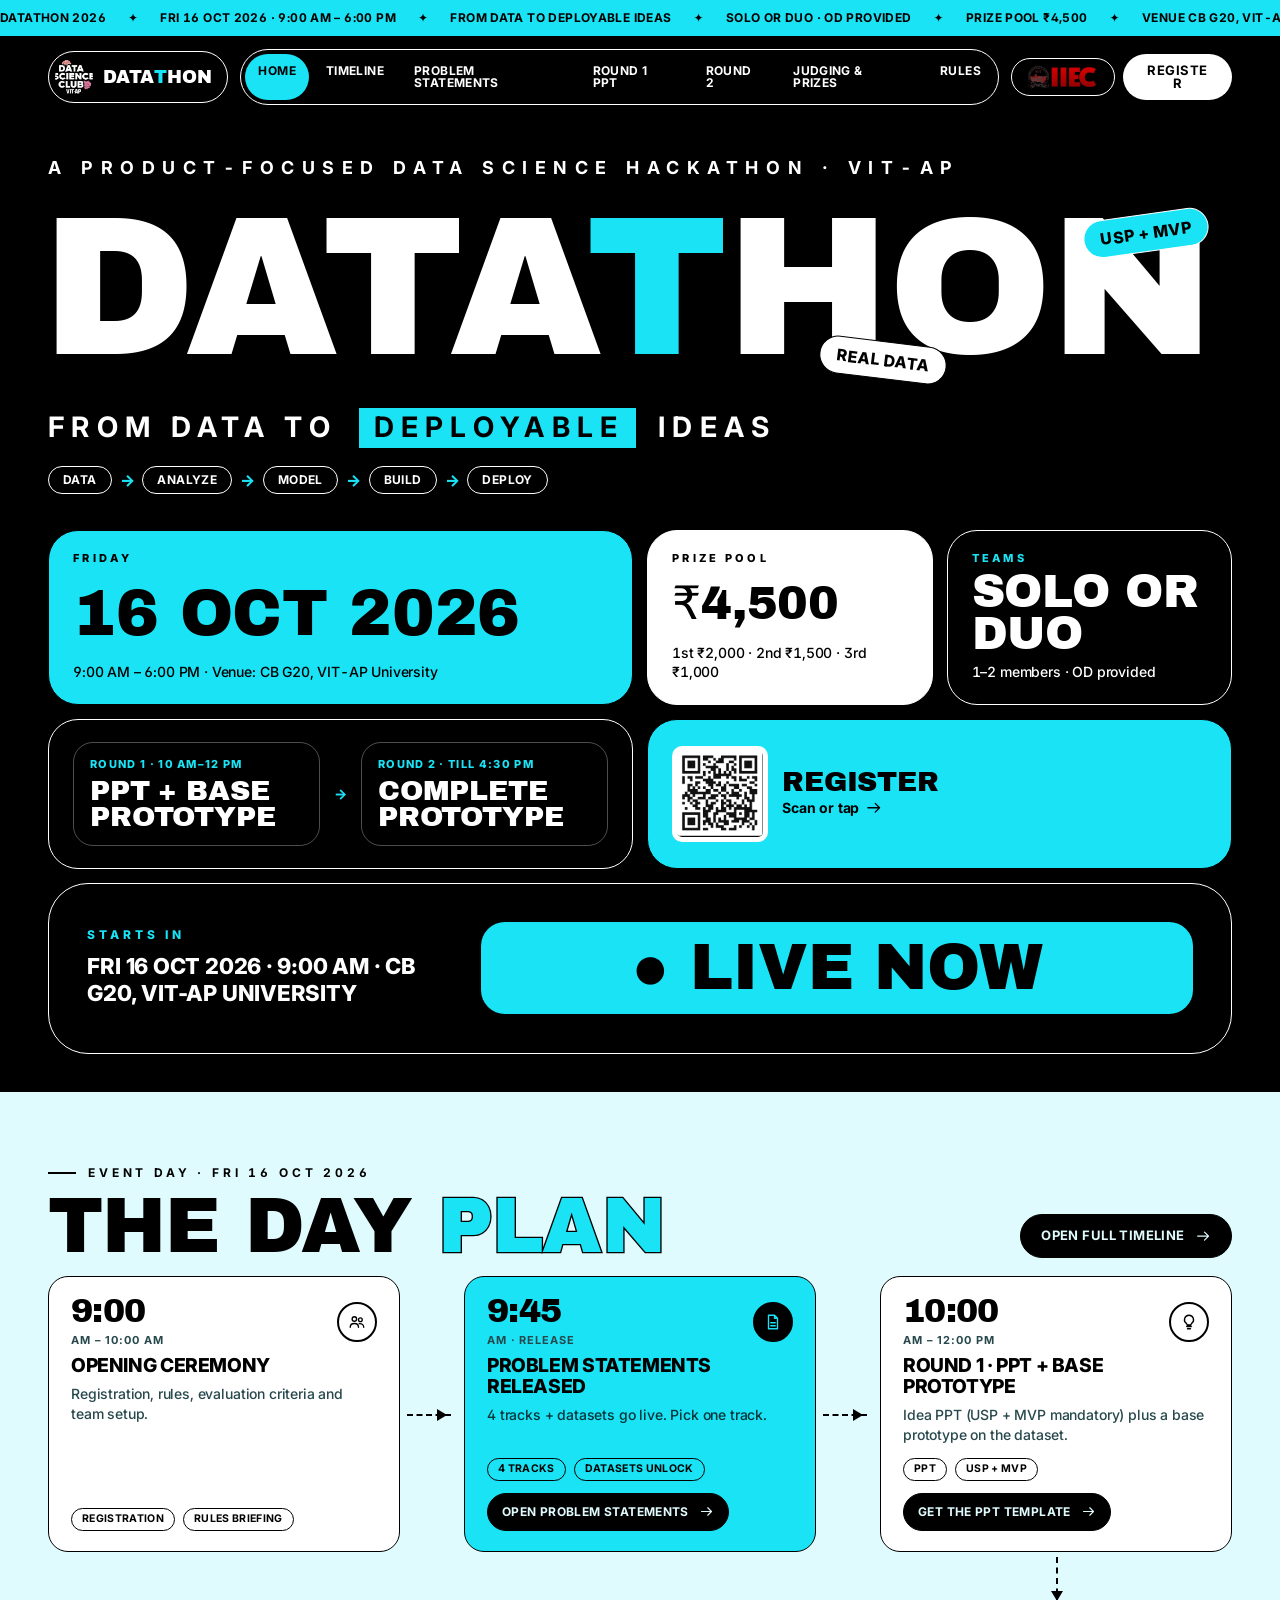
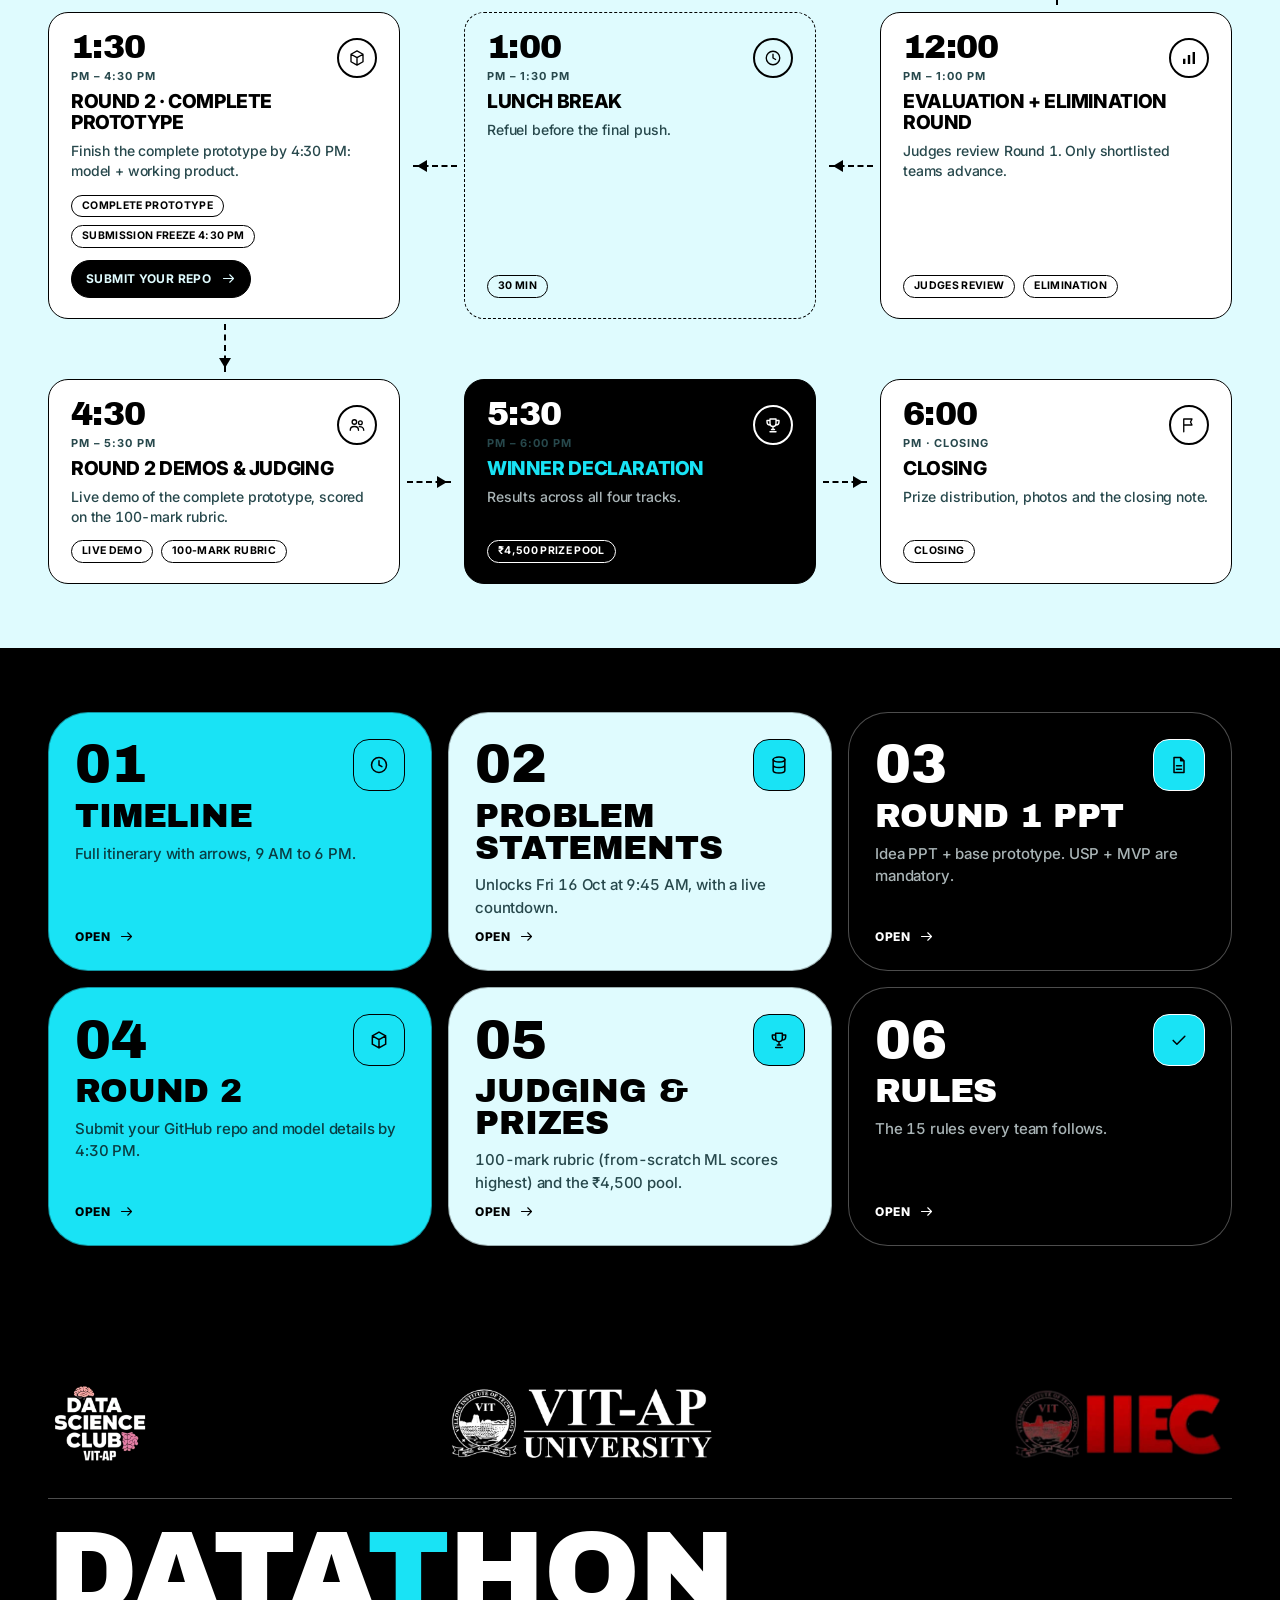
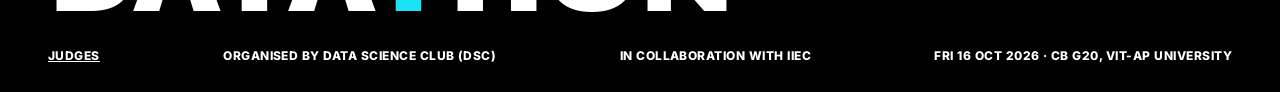
<file: docs/index.html>
<!doctype html>
<html lang="en">
<head>
<meta charset="utf-8">
<meta name="viewport" content="width=device-width, initial-scale=1">
<title>DATATHON 2026 · VIT-AP</title>
<meta name="description" content="DATATHON — a product-focused Data Science hackathon by Data Science Club (DSC) with IIEC, VIT-AP University. 16 October 2026.">
<meta name="theme-color" content="#000000">
<link rel="icon" href="data:image/svg+xml,%3Csvg xmlns='http://www.w3.org/2000/svg' viewBox='0 0 64 64'%3E%3Crect width='64' height='64' rx='16' fill='%23000'/%3E%3Ctext x='32' y='46' font-family='Arial Black,Arial' font-weight='900' font-size='40' text-anchor='middle' fill='%2319e3f5'%3ET%3C/text%3E%3C/svg%3E">
<link rel="preconnect" href="https://fonts.googleapis.com">
<link rel="preconnect" href="https://fonts.gstatic.com" crossorigin>
<link href="https://fonts.googleapis.com/css2?family=Archivo+Black&family=Inter:wght@500;700;800&display=swap" rel="stylesheet">
<link rel="stylesheet" href="css/style.css">
<link rel="stylesheet" href="css/v2.css">
<link rel="stylesheet" href="css/v3.css">
<link rel="stylesheet" href="css/v4.css">
<link rel="stylesheet" href="css/v5.css">
<script>document.documentElement.className+=" js"</script>
</head>
<body>
<svg width="0" height="0" style="position:absolute" aria-hidden="true"><defs>
<symbol id="i-db" viewBox="0 0 24 24"><ellipse cx="12" cy="5.5" rx="7" ry="3"/><path d="M5 5.5v13c0 1.7 3.1 3 7 3s7-1.3 7-3v-13M5 12c0 1.7 3.1 3 7 3s7-1.3 7-3"/></symbol>
<symbol id="i-bars" viewBox="0 0 24 24"><path class="f" d="M4 20h3.2V13H4zM10.4 20h3.2V8h-3.2zM16.8 20H20V4h-3.2z" fill="currentColor" stroke="none"/></symbol>
<symbol id="i-cube" viewBox="0 0 24 24"><path d="M12 2.5l8 4.5v10l-8 4.5-8-4.5V7zM4 7l8 4.5L20 7M12 11.5v10"/></symbol>
<symbol id="i-bulb" viewBox="0 0 24 24"><path d="M9 18h6M10 21h4M12 3a6 6 0 0 0-3.5 10.9c.6.5 1 1.2 1 2.1h5c0-.9.4-1.6 1-2.1A6 6 0 0 0 12 3z"/></symbol>
<symbol id="i-calendar" viewBox="0 0 24 24"><rect x="3.5" y="5" width="17" height="15.5" rx="3"/><path d="M3.5 10h17M8 3v4M16 3v4"/></symbol>
<symbol id="i-pin" viewBox="0 0 24 24"><path d="M12 21s7-6.2 7-11.5A7 7 0 0 0 5 9.5C5 14.8 12 21 12 21z"/><circle cx="12" cy="9.5" r="2.5"/></symbol>
<symbol id="i-users" viewBox="0 0 24 24"><circle cx="8.5" cy="8" r="3"/><circle cx="16.5" cy="9" r="2.5"/><path d="M3 19c0-3 2.5-5 5.5-5s5.5 2 5.5 5M15 14.2c2.6-.3 6 .8 6 4.8"/></symbol>
<symbol id="i-arrow" viewBox="0 0 24 24"><path d="M4 12h16M14 6l6 6-6 6"/></symbol>
<symbol id="i-download" viewBox="0 0 24 24"><path d="M12 3v12M6.5 10.5L12 16l5.5-5.5M4 20h16"/></symbol>
<symbol id="i-plus" viewBox="0 0 24 24"><path d="M12 5v14M5 12h14"/></symbol>
<symbol id="i-health" viewBox="0 0 24 24"><path d="M9 3h6v6h6v6h-6v6H9v-6H3V9h6z"/></symbol>
<symbol id="i-cap" viewBox="0 0 24 24"><path d="M2 9l10-5 10 5-10 5zM6 11.5V16c0 1.5 2.7 3 6 3s6-1.5 6-3v-4.5M22 9v6"/></symbol>
<symbol id="i-coin" viewBox="0 0 24 24"><circle cx="12" cy="12" r="9"/><path d="M14.5 8.5c-.5-.8-1.5-1.2-2.5-1.2-1.4 0-2.5.8-2.5 2s1 1.6 2.5 2 2.5.8 2.5 2-1.1 2-2.5 2c-1 0-2-.4-2.5-1.2M12 5.5v1.8M12 16.7v1.8"/></symbol>
<symbol id="i-clock" viewBox="0 0 24 24"><circle cx="12" cy="12" r="9"/><path d="M12 7v5l3.5 2"/></symbol>
<symbol id="i-file" viewBox="0 0 24 24"><path d="M6 3h8l4 4v14H6zM14 3v4h4M9 13h6M9 17h6"/></symbol>
<symbol id="i-check" viewBox="0 0 24 24"><path d="M5 12.5l4.5 4.5L19 7.5"/></symbol>
<symbol id="i-trophy" viewBox="0 0 24 24"><path d="M8 4h8v6a4 4 0 0 1-8 0zM8 6H4v2a4 4 0 0 0 4 4M16 6h4v2a4 4 0 0 1-4 4M12 14v4M8 21h8M10 18h4"/></symbol>
<symbol id="i-flag" viewBox="0 0 24 24"><path d="M5 21V4M5 4h11l-2 4 2 4H5"/></symbol>
<symbol id="i-info" viewBox="0 0 24 24"><circle cx="12" cy="12" r="9"/><path d="M12 11v6M12 7.5v.5"/></symbol>
</defs></svg>
<div class="marquee" aria-label="Datathon announcements"><div class="marquee__track"><span>DATATHON 2026</span><span>Fri 16 Oct 2026 · 9:00 AM – 6:00 PM</span><span>From Data to Deployable Ideas</span><span>Solo or Duo · OD provided</span><span>Prize pool ₹4,500</span><span>Venue CB G20, VIT-AP University</span><span>Organised by Data Science Club × IIEC</span><span>DATATHON 2026</span><span>Fri 16 Oct 2026 · 9:00 AM – 6:00 PM</span><span>From Data to Deployable Ideas</span><span>Solo or Duo · OD provided</span><span>Prize pool ₹4,500</span><span>Venue CB G20, VIT-AP University</span><span>Organised by Data Science Club × IIEC</span><span>DATATHON 2026</span><span>Fri 16 Oct 2026 · 9:00 AM – 6:00 PM</span><span>From Data to Deployable Ideas</span><span>Solo or Duo · OD provided</span><span>Prize pool ₹4,500</span><span>Venue CB G20, VIT-AP University</span><span>Organised by Data Science Club × IIEC</span><span>DATATHON 2026</span><span>Fri 16 Oct 2026 · 9:00 AM – 6:00 PM</span><span>From Data to Deployable Ideas</span><span>Solo or Duo · OD provided</span><span>Prize pool ₹4,500</span><span>Venue CB G20, VIT-AP University</span><span>Organised by Data Science Club × IIEC</span></div></div><header class="nav-shell"><div class="wrap"><nav class="nav" aria-label="Main">
<a class="nav__brand" href="index.html" aria-label="DATATHON home"><img src="assets/logo-dsc.png" alt="Data Science Club VIT-AP"><span class="wordmark">DATA<b>T</b>HON</span></a>
<div class="nav__links" id="navlinks"><a href="index.html" aria-current="page">Home</a><a href="timeline.html">Timeline</a><a href="problem-statements.html">Problem Statements</a><a href="ppt.html">Round 1 PPT</a><a href="round2.html">Round 2</a><a href="judging.html">Judging & Prizes</a><a href="rules.html">Rules</a></div>
<div class="nav__cta"><span class="nav__iiec"><img src="assets/logo-iiec.png" alt="IIEC"></span><a class="btn btn--fill" href="https://forms.gle/7uUpkc1J9UCxxKup7" target="_blank" rel="noopener">Register</a>
<button class="nav__plus" id="navplus" aria-expanded="false" aria-controls="navlinks" aria-label="Menu"><svg class="icon " aria-hidden="true"><use href="#i-plus"/></svg></button></div>
</nav></div></header><main><section class="band band-dark hero"><div class="wrap">
<p class="hero__kicker">A product-focused data science hackathon · VIT-AP</p>
<h1 class="display hero__title">DATA<span class="t">T</span>HON
<span class="sticker sticker--hide-sm" style="--rot:-8deg; top:4%; right:2%">USP + MVP</span>
<span class="sticker sticker--white sticker--hide-sm" style="--rot:7deg; bottom:-6%; right:24%">Real data</span>
</h1>
<div class="hero__sub"><span>From data to</span><span class="hl">Deployable</span><span>ideas</span></div>
<div class="chain"><span class="chip">Data</span><span class="chain__a" aria-hidden="true">→</span><span class="chip">Analyze</span><span class="chain__a" aria-hidden="true">→</span><span class="chip">Model</span><span class="chain__a" aria-hidden="true">→</span><span class="chip">Build</span><span class="chain__a" aria-hidden="true">→</span><span class="chip">Deploy</span></div>
<div class="bento">
<div class="bcell b-date"><small>Friday</small><b>16 Oct 2026</b><span>9:00 AM – 6:00 PM · Venue: CB G20, VIT-AP University</span></div>
<div class="bcell b-prize"><small>Prize pool</small><b>₹4,500</b><span>1st ₹2,000 · 2nd ₹1,500 · 3rd ₹1,000</span></div>
<div class="bcell b-team"><small>Teams</small><b>Solo or Duo</b><span>1–2 members · OD provided</span></div>
<div class="bcell b-rounds"><a class="round" href="ppt.html"><small>Round 1 · 10 AM–12 PM</small><b>PPT + base prototype</b></a><span class="round__arrow" aria-hidden="true">→</span><a class="round" href="round2.html"><small>Round 2 · till 4:30 PM</small><b>Complete prototype</b></a></div>
<a class="bcell b-reg" href="https://forms.gle/7uUpkc1J9UCxxKup7" target="_blank" rel="noopener"><img src="assets/qr.png" alt="Registration QR code" width="96" height="96"><div><b>Register</b><span>Scan or tap <svg class="icon " aria-hidden="true"><use href="#i-arrow"/></svg></span></div></a>
</div>
<div class="bigcount"><div class="bigcount__label"><small>Starts in</small><span>Fri 16 Oct 2026 · 9:00 AM · CB G20, VIT-AP University</span></div><div class="countdown" id="countdown" data-target="2026-10-16T09:00:00+05:30" aria-live="off"></div></div>
</div></section>
<section class="band band-wash band--tight" id="timeline"><div class="wrap">
<div style="display:flex;justify-content:space-between;align-items:flex-end;gap:16px;flex-wrap:wrap;margin-bottom:18px"><div><span class="eyebrow">Event day · Fri 16 Oct 2026</span><h2 class="display" style="font-size:clamp(40px,6vw,84px);margin-top:14px">The day <span class="t">plan</span></h2></div><a class="btn btn--fill" href="timeline.html">Open full timeline <svg class="icon " aria-hidden="true"><use href="#i-arrow"/></svg></a></div>
<ol class="tl" style="list-style:none;padding:0"><li class="tcard" style="grid-column:1;grid-row:1" data-start="2026-10-16T09:00:00+05:30" data-end="2026-10-16T10:00:00+05:30">
<span class="stop__live">● LIVE NOW</span>
<div class="tcard__top"><div class="tcard__time">9:00<small>AM – 10:00 AM</small></div><span class="tcard__node"><svg class="icon " aria-hidden="true"><use href="#i-users"/></svg></span></div>
<h3>Opening Ceremony</h3><p>Registration, rules, evaluation criteria and team setup.</p><div class="stop__tags"><span class="chip">Registration</span><span class="chip">Rules briefing</span></div>
<span class="tarrow tarrow--r"></span></li><li class="tcard tcard--milestone" style="grid-column:2;grid-row:1" data-start="2026-10-16T09:45:00+05:30" data-end="2026-10-16T09:50:00+05:30">
<span class="stop__live">● LIVE NOW</span>
<div class="tcard__top"><div class="tcard__time">9:45<small>AM · Release</small></div><span class="tcard__node"><svg class="icon " aria-hidden="true"><use href="#i-file"/></svg></span></div>
<h3>Problem Statements Released</h3><p>4 tracks + datasets go live. Pick one track.</p><div class="stop__tags"><span class="chip">4 tracks</span><span class="chip">Datasets unlock</span></div><a class="btn btn--sm btn--fill" style="align-self:flex-start;margin-top:4px" href="problem-statements.html">Open problem statements <svg class="icon " aria-hidden="true"><use href="#i-arrow"/></svg></a>
<span class="tarrow tarrow--r"></span></li><li class="tcard" style="grid-column:3;grid-row:1" data-start="2026-10-16T10:00:00+05:30" data-end="2026-10-16T12:00:00+05:30">
<span class="stop__live">● LIVE NOW</span>
<div class="tcard__top"><div class="tcard__time">10:00<small>AM – 12:00 PM</small></div><span class="tcard__node"><svg class="icon " aria-hidden="true"><use href="#i-bulb"/></svg></span></div>
<h3>Round 1 · PPT + Base Prototype</h3><p>Idea PPT (USP + MVP mandatory) plus a base prototype on the dataset.</p><div class="stop__tags"><span class="chip">PPT</span><span class="chip">USP + MVP</span></div><a class="btn btn--sm btn--fill" style="align-self:flex-start;margin-top:4px" href="#ppt">Get the PPT template <svg class="icon " aria-hidden="true"><use href="#i-arrow"/></svg></a>
<span class="tarrow tarrow--d"></span></li><li class="tcard" style="grid-column:3;grid-row:2" data-start="2026-10-16T12:00:00+05:30" data-end="2026-10-16T13:00:00+05:30">
<span class="stop__live">● LIVE NOW</span>
<div class="tcard__top"><div class="tcard__time">12:00<small>PM – 1:00 PM</small></div><span class="tcard__node"><svg class="icon " aria-hidden="true"><use href="#i-bars"/></svg></span></div>
<h3>Evaluation + Elimination Round</h3><p>Judges review Round 1. Only shortlisted teams advance.</p><div class="stop__tags"><span class="chip">Judges review</span><span class="chip">Elimination</span></div>
<span class="tarrow tarrow--l"></span></li><li class="tcard tcard--break" style="grid-column:2;grid-row:2" data-start="2026-10-16T13:00:00+05:30" data-end="2026-10-16T13:30:00+05:30">
<span class="stop__live">● LIVE NOW</span>
<div class="tcard__top"><div class="tcard__time">1:00<small>PM – 1:30 PM</small></div><span class="tcard__node"><svg class="icon " aria-hidden="true"><use href="#i-clock"/></svg></span></div>
<h3>Lunch Break</h3><p>Refuel before the final push.</p><div class="stop__tags"><span class="chip">30 min</span></div>
<span class="tarrow tarrow--l"></span></li><li class="tcard" style="grid-column:1;grid-row:2" data-start="2026-10-16T13:30:00+05:30" data-end="2026-10-16T16:30:00+05:30">
<span class="stop__live">● LIVE NOW</span>
<div class="tcard__top"><div class="tcard__time">1:30<small>PM – 4:30 PM</small></div><span class="tcard__node"><svg class="icon " aria-hidden="true"><use href="#i-cube"/></svg></span></div>
<h3>Round 2 · Complete Prototype</h3><p>Finish the complete prototype by 4:30 PM: model + working product.</p><div class="stop__tags"><span class="chip">Complete prototype</span><span class="chip">Submission freeze 4:30 PM</span></div><a class="btn btn--sm btn--fill" style="align-self:flex-start;margin-top:4px" href="round2.html">Submit your repo <svg class="icon " aria-hidden="true"><use href="#i-arrow"/></svg></a>
<span class="tarrow tarrow--d"></span></li><li class="tcard" style="grid-column:1;grid-row:3" data-start="2026-10-16T16:30:00+05:30" data-end="2026-10-16T17:30:00+05:30">
<span class="stop__live">● LIVE NOW</span>
<div class="tcard__top"><div class="tcard__time">4:30<small>PM – 5:30 PM</small></div><span class="tcard__node"><svg class="icon " aria-hidden="true"><use href="#i-users"/></svg></span></div>
<h3>Round 2 Demos & Judging</h3><p>Live demo of the complete prototype, scored on the 100-mark rubric.</p><div class="stop__tags"><span class="chip">Live demo</span><span class="chip">100-mark rubric</span></div>
<span class="tarrow tarrow--r"></span></li><li class="tcard tcard--winner" style="grid-column:2;grid-row:3" data-start="2026-10-16T17:30:00+05:30" data-end="2026-10-16T18:00:00+05:30">
<span class="stop__live">● LIVE NOW</span>
<div class="tcard__top"><div class="tcard__time">5:30<small>PM – 6:00 PM</small></div><span class="tcard__node"><svg class="icon " aria-hidden="true"><use href="#i-trophy"/></svg></span></div>
<h3>Winner Declaration</h3><p>Results across all four tracks.</p><div class="stop__tags"><span class="chip">₹4,500 prize pool</span></div>
<span class="tarrow tarrow--r"></span></li><li class="tcard" style="grid-column:3;grid-row:3" data-start="2026-10-16T18:00:00+05:30" data-end="2026-10-16T18:15:00+05:30">
<span class="stop__live">● LIVE NOW</span>
<div class="tcard__top"><div class="tcard__time">6:00<small>PM · Closing</small></div><span class="tcard__node"><svg class="icon " aria-hidden="true"><use href="#i-flag"/></svg></span></div>
<h3>Closing</h3><p>Prize distribution, photos and the closing note.</p><div class="stop__tags"><span class="chip">Closing</span></div>
</li></ol>
</div></section>
<section class="band band-dark band--tight"><div class="wrap">
<div class="tiles"><a class="card tile band-cyan" href="timeline.html" style="background:var(--bg);color:var(--fg);--line:#000"><div class="tile__top"><span class="tile__no">01</span><span class="tile__badge"><svg class="icon " aria-hidden="true"><use href="#i-clock"/></svg></span></div><h3>Timeline</h3><p>Full itinerary with arrows, 9 AM to 6 PM.</p><span class="tile__go">Open <svg class="icon " aria-hidden="true"><use href="#i-arrow"/></svg></span></a><a class="card tile band-wash" href="problem-statements.html" style="background:var(--bg);color:var(--fg);--line:#000"><div class="tile__top"><span class="tile__no">02</span><span class="tile__badge"><svg class="icon " aria-hidden="true"><use href="#i-db"/></svg></span></div><h3>Problem Statements</h3><p>Unlocks Fri 16 Oct at 9:45 AM, with a live countdown.</p><span class="tile__go">Open <svg class="icon " aria-hidden="true"><use href="#i-arrow"/></svg></span></a><a class="card tile band-dark" href="ppt.html" style="background:var(--bg);color:var(--fg);--line:#fff"><div class="tile__top"><span class="tile__no">03</span><span class="tile__badge"><svg class="icon " aria-hidden="true"><use href="#i-file"/></svg></span></div><h3>Round 1 PPT</h3><p>Idea PPT + base prototype. USP + MVP are mandatory.</p><span class="tile__go">Open <svg class="icon " aria-hidden="true"><use href="#i-arrow"/></svg></span></a><a class="card tile band-cyan" href="round2.html" style="background:var(--bg);color:var(--fg);--line:#000"><div class="tile__top"><span class="tile__no">04</span><span class="tile__badge"><svg class="icon " aria-hidden="true"><use href="#i-cube"/></svg></span></div><h3>Round 2</h3><p>Submit your GitHub repo and model details by 4:30 PM.</p><span class="tile__go">Open <svg class="icon " aria-hidden="true"><use href="#i-arrow"/></svg></span></a><a class="card tile band-wash" href="judging.html" style="background:var(--bg);color:var(--fg);--line:#000"><div class="tile__top"><span class="tile__no">05</span><span class="tile__badge"><svg class="icon " aria-hidden="true"><use href="#i-trophy"/></svg></span></div><h3>Judging & Prizes</h3><p>100-mark rubric (from-scratch ML scores highest) and the ₹4,500 pool.</p><span class="tile__go">Open <svg class="icon " aria-hidden="true"><use href="#i-arrow"/></svg></span></a><a class="card tile band-dark" href="rules.html" style="background:var(--bg);color:var(--fg);--line:#fff"><div class="tile__top"><span class="tile__no">06</span><span class="tile__badge"><svg class="icon " aria-hidden="true"><use href="#i-check"/></svg></span></div><h3>Rules</h3><p>The 15 rules every team follows.</p><span class="tile__go">Open <svg class="icon " aria-hidden="true"><use href="#i-arrow"/></svg></span></a></div>
</div></section></main><footer class="band band-dark footer"><div class="wrap">
<div class="footer__logos">
<img src="assets/logo-dsc.png" alt="Data Science Club, VIT-AP">
<img src="assets/logo-vitap.png" alt="VIT-AP University">
<img src="assets/logo-iiec.png" alt="IIEC">
</div>
<div class="display footer__big" aria-hidden="true">DATA<span class="t">T</span>HON</div>
<div class="footer__meta"><a href="judge.html">Judges</a><span>Organised by Data Science Club (DSC)</span><span>In collaboration with IIEC</span><span>Fri 16 Oct 2026 · CB G20, VIT-AP University</span></div>
</div></footer>
<script src="js/site.js"></script>
</body>
</html>
</file>
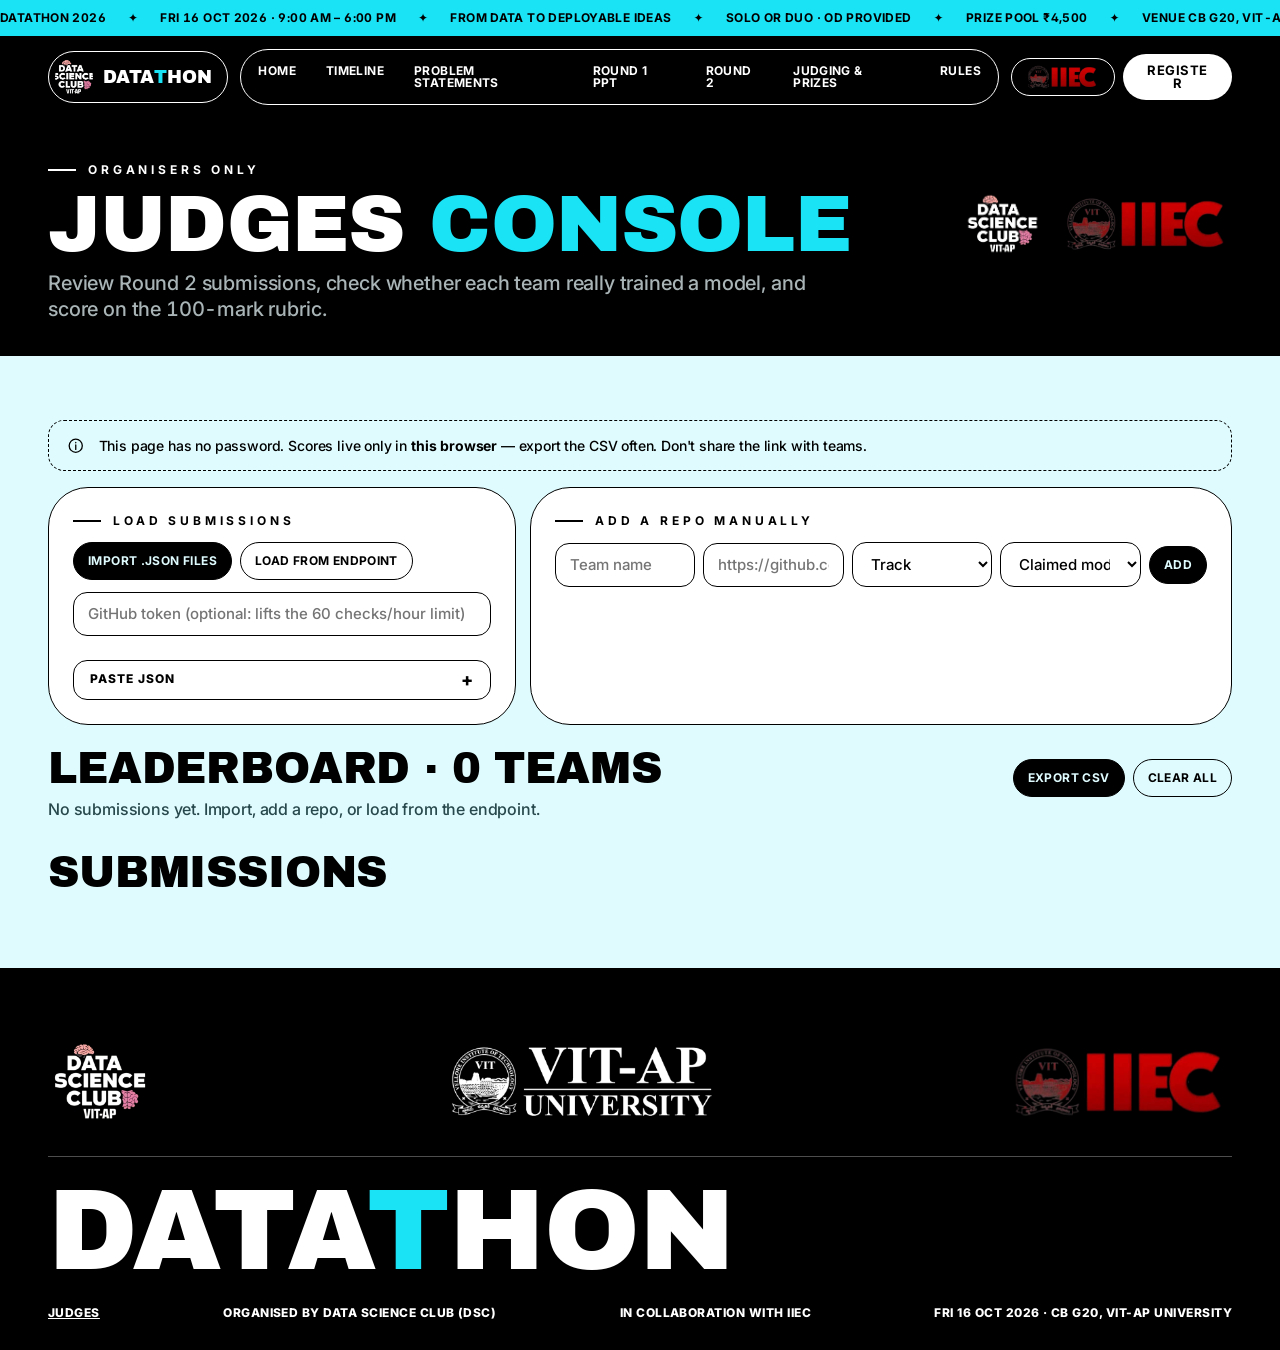
<file: docs/judge.html>
<!doctype html>
<html lang="en">
<head>
<meta charset="utf-8">
<meta name="viewport" content="width=device-width, initial-scale=1">
<title>Judges Console · DATATHON 2026</title>
<meta name="description" content="Organiser scoring console.">
<meta name="theme-color" content="#000000">
<link rel="icon" href="data:image/svg+xml,%3Csvg xmlns='http://www.w3.org/2000/svg' viewBox='0 0 64 64'%3E%3Crect width='64' height='64' rx='16' fill='%23000'/%3E%3Ctext x='32' y='46' font-family='Arial Black,Arial' font-weight='900' font-size='40' text-anchor='middle' fill='%2319e3f5'%3ET%3C/text%3E%3C/svg%3E">
<link rel="preconnect" href="https://fonts.googleapis.com">
<link rel="preconnect" href="https://fonts.gstatic.com" crossorigin>
<link href="https://fonts.googleapis.com/css2?family=Archivo+Black&family=Inter:wght@500;700;800&display=swap" rel="stylesheet">
<link rel="stylesheet" href="css/style.css">
<link rel="stylesheet" href="css/v2.css">
<link rel="stylesheet" href="css/v3.css">
<link rel="stylesheet" href="css/v4.css">
<link rel="stylesheet" href="css/v5.css">
<script>document.documentElement.className+=" js"</script>
</head>
<body>
<svg width="0" height="0" style="position:absolute" aria-hidden="true"><defs>
<symbol id="i-db" viewBox="0 0 24 24"><ellipse cx="12" cy="5.5" rx="7" ry="3"/><path d="M5 5.5v13c0 1.7 3.1 3 7 3s7-1.3 7-3v-13M5 12c0 1.7 3.1 3 7 3s7-1.3 7-3"/></symbol>
<symbol id="i-bars" viewBox="0 0 24 24"><path class="f" d="M4 20h3.2V13H4zM10.4 20h3.2V8h-3.2zM16.8 20H20V4h-3.2z" fill="currentColor" stroke="none"/></symbol>
<symbol id="i-cube" viewBox="0 0 24 24"><path d="M12 2.5l8 4.5v10l-8 4.5-8-4.5V7zM4 7l8 4.5L20 7M12 11.5v10"/></symbol>
<symbol id="i-bulb" viewBox="0 0 24 24"><path d="M9 18h6M10 21h4M12 3a6 6 0 0 0-3.5 10.9c.6.5 1 1.2 1 2.1h5c0-.9.4-1.6 1-2.1A6 6 0 0 0 12 3z"/></symbol>
<symbol id="i-calendar" viewBox="0 0 24 24"><rect x="3.5" y="5" width="17" height="15.5" rx="3"/><path d="M3.5 10h17M8 3v4M16 3v4"/></symbol>
<symbol id="i-pin" viewBox="0 0 24 24"><path d="M12 21s7-6.2 7-11.5A7 7 0 0 0 5 9.5C5 14.8 12 21 12 21z"/><circle cx="12" cy="9.5" r="2.5"/></symbol>
<symbol id="i-users" viewBox="0 0 24 24"><circle cx="8.5" cy="8" r="3"/><circle cx="16.5" cy="9" r="2.5"/><path d="M3 19c0-3 2.5-5 5.5-5s5.5 2 5.5 5M15 14.2c2.6-.3 6 .8 6 4.8"/></symbol>
<symbol id="i-arrow" viewBox="0 0 24 24"><path d="M4 12h16M14 6l6 6-6 6"/></symbol>
<symbol id="i-download" viewBox="0 0 24 24"><path d="M12 3v12M6.5 10.5L12 16l5.5-5.5M4 20h16"/></symbol>
<symbol id="i-plus" viewBox="0 0 24 24"><path d="M12 5v14M5 12h14"/></symbol>
<symbol id="i-health" viewBox="0 0 24 24"><path d="M9 3h6v6h6v6h-6v6H9v-6H3V9h6z"/></symbol>
<symbol id="i-cap" viewBox="0 0 24 24"><path d="M2 9l10-5 10 5-10 5zM6 11.5V16c0 1.5 2.7 3 6 3s6-1.5 6-3v-4.5M22 9v6"/></symbol>
<symbol id="i-coin" viewBox="0 0 24 24"><circle cx="12" cy="12" r="9"/><path d="M14.5 8.5c-.5-.8-1.5-1.2-2.5-1.2-1.4 0-2.5.8-2.5 2s1 1.6 2.5 2 2.5.8 2.5 2-1.1 2-2.5 2c-1 0-2-.4-2.5-1.2M12 5.5v1.8M12 16.7v1.8"/></symbol>
<symbol id="i-clock" viewBox="0 0 24 24"><circle cx="12" cy="12" r="9"/><path d="M12 7v5l3.5 2"/></symbol>
<symbol id="i-file" viewBox="0 0 24 24"><path d="M6 3h8l4 4v14H6zM14 3v4h4M9 13h6M9 17h6"/></symbol>
<symbol id="i-check" viewBox="0 0 24 24"><path d="M5 12.5l4.5 4.5L19 7.5"/></symbol>
<symbol id="i-trophy" viewBox="0 0 24 24"><path d="M8 4h8v6a4 4 0 0 1-8 0zM8 6H4v2a4 4 0 0 0 4 4M16 6h4v2a4 4 0 0 1-4 4M12 14v4M8 21h8M10 18h4"/></symbol>
<symbol id="i-flag" viewBox="0 0 24 24"><path d="M5 21V4M5 4h11l-2 4 2 4H5"/></symbol>
<symbol id="i-info" viewBox="0 0 24 24"><circle cx="12" cy="12" r="9"/><path d="M12 11v6M12 7.5v.5"/></symbol>
</defs></svg>
<div class="marquee" aria-label="Datathon announcements"><div class="marquee__track"><span>DATATHON 2026</span><span>Fri 16 Oct 2026 · 9:00 AM – 6:00 PM</span><span>From Data to Deployable Ideas</span><span>Solo or Duo · OD provided</span><span>Prize pool ₹4,500</span><span>Venue CB G20, VIT-AP University</span><span>Organised by Data Science Club × IIEC</span><span>DATATHON 2026</span><span>Fri 16 Oct 2026 · 9:00 AM – 6:00 PM</span><span>From Data to Deployable Ideas</span><span>Solo or Duo · OD provided</span><span>Prize pool ₹4,500</span><span>Venue CB G20, VIT-AP University</span><span>Organised by Data Science Club × IIEC</span><span>DATATHON 2026</span><span>Fri 16 Oct 2026 · 9:00 AM – 6:00 PM</span><span>From Data to Deployable Ideas</span><span>Solo or Duo · OD provided</span><span>Prize pool ₹4,500</span><span>Venue CB G20, VIT-AP University</span><span>Organised by Data Science Club × IIEC</span><span>DATATHON 2026</span><span>Fri 16 Oct 2026 · 9:00 AM – 6:00 PM</span><span>From Data to Deployable Ideas</span><span>Solo or Duo · OD provided</span><span>Prize pool ₹4,500</span><span>Venue CB G20, VIT-AP University</span><span>Organised by Data Science Club × IIEC</span></div></div><header class="nav-shell"><div class="wrap"><nav class="nav" aria-label="Main">
<a class="nav__brand" href="index.html" aria-label="DATATHON home"><img src="assets/logo-dsc.png" alt="Data Science Club VIT-AP"><span class="wordmark">DATA<b>T</b>HON</span></a>
<div class="nav__links" id="navlinks"><a href="index.html">Home</a><a href="timeline.html">Timeline</a><a href="problem-statements.html">Problem Statements</a><a href="ppt.html">Round 1 PPT</a><a href="round2.html">Round 2</a><a href="judging.html">Judging & Prizes</a><a href="rules.html">Rules</a></div>
<div class="nav__cta"><span class="nav__iiec"><img src="assets/logo-iiec.png" alt="IIEC"></span><a class="btn btn--fill" href="https://forms.gle/7uUpkc1J9UCxxKup7" target="_blank" rel="noopener">Register</a>
<button class="nav__plus" id="navplus" aria-expanded="false" aria-controls="navlinks" aria-label="Menu"><svg class="icon " aria-hidden="true"><use href="#i-plus"/></svg></button></div>
</nav></div></header><main><section class="band band-dark page-head"><div class="wrap">
<div class="page-head__row"><div><span class="eyebrow">Organisers only</span><h1 class="display ph-title">Judges <span class="t">console</span></h1></div>
<div class="page-head__logos"><img src="assets/logo-dsc.png" alt="Data Science Club VIT-AP"><img src="assets/logo-iiec.png" alt="IIEC"></div></div>
<p class="lede">Review Round 2 submissions, check whether each team really trained a model, and score on the 100-mark rubric.</p></div></section><section class="band band-wash band--tight"><div class="wrap">
<div class="notice" style="margin:0 0 16px;border-color:#000;color:#000"><svg class="icon " aria-hidden="true"><use href="#i-info"/></svg><span>This page has no password. Scores live only in <b>this browser</b> — export the CSV often. Don't share the link with teams.</span></div>
<div class="jtools">
<div class="card"><span class="eyebrow">Load submissions</span>
<div class="jrow"><label class="btn btn--fill btn--sm" style="cursor:pointer">Import .json files<input id="file" type="file" accept=".json,application/json" multiple hidden></label><button class="btn btn--sm" id="load" type="button">Load from endpoint</button></div>
<input id="gh-token" type="password" placeholder="GitHub token (optional: lifts the 60 checks/hour limit)" autocomplete="off">
<details class="more" style="margin-top:12px"><summary>Paste JSON</summary><div style="padding:0 16px 14px"><textarea id="paste" rows="4" style="width:100%"></textarea><button class="btn btn--sm" id="paste-go" type="button" style="margin-top:8px">Add</button></div></details></div>
<div class="card"><span class="eyebrow">Add a repo manually</span>
<div class="jrow"><input id="add-team" placeholder="Team name"><input id="add-repo" placeholder="https://github.com/…">
<select id="add-track"><option value="">Track</option><option>01 Health</option><option>02 Education</option><option>03 Smart City</option><option>04 Business</option></select>
<select id="add-model"><option value="">Claimed model</option><option value="scratch">From scratch</option><option value="finetuned">Fine-tuned</option><option value="api">API only</option><option value="none">No ML</option></select>
<button class="btn btn--fill btn--sm" id="add-go" type="button">Add</button></div></div>
</div>
<div class="jhead"><h2 class="sub-h" style="margin:24px 0 8px">Leaderboard · <span id="count">0</span> teams</h2><div class="jrow"><button class="btn btn--fill btn--sm" id="export" type="button">Export CSV</button><button class="btn btn--sm" id="clear" type="button">Clear all</button></div></div>
<div id="board" class="jboard"></div>
<h2 class="sub-h" style="margin:32px 0 12px">Submissions</h2>
<div id="cards" class="jcards"></div>
</div></section></main><footer class="band band-dark footer"><div class="wrap">
<div class="footer__logos">
<img src="assets/logo-dsc.png" alt="Data Science Club, VIT-AP">
<img src="assets/logo-vitap.png" alt="VIT-AP University">
<img src="assets/logo-iiec.png" alt="IIEC">
</div>
<div class="display footer__big" aria-hidden="true">DATA<span class="t">T</span>HON</div>
<div class="footer__meta"><a href="judge.html">Judges</a><span>Organised by Data Science Club (DSC)</span><span>In collaboration with IIEC</span><span>Fri 16 Oct 2026 · CB G20, VIT-AP University</span></div>
</div></footer>
<script src="js/site.js"></script>
<script src="js/config.js"></script>
<script src="js/repocheck.js"></script>
<script src="js/judge.js"></script>
</body>
</html>
</file>
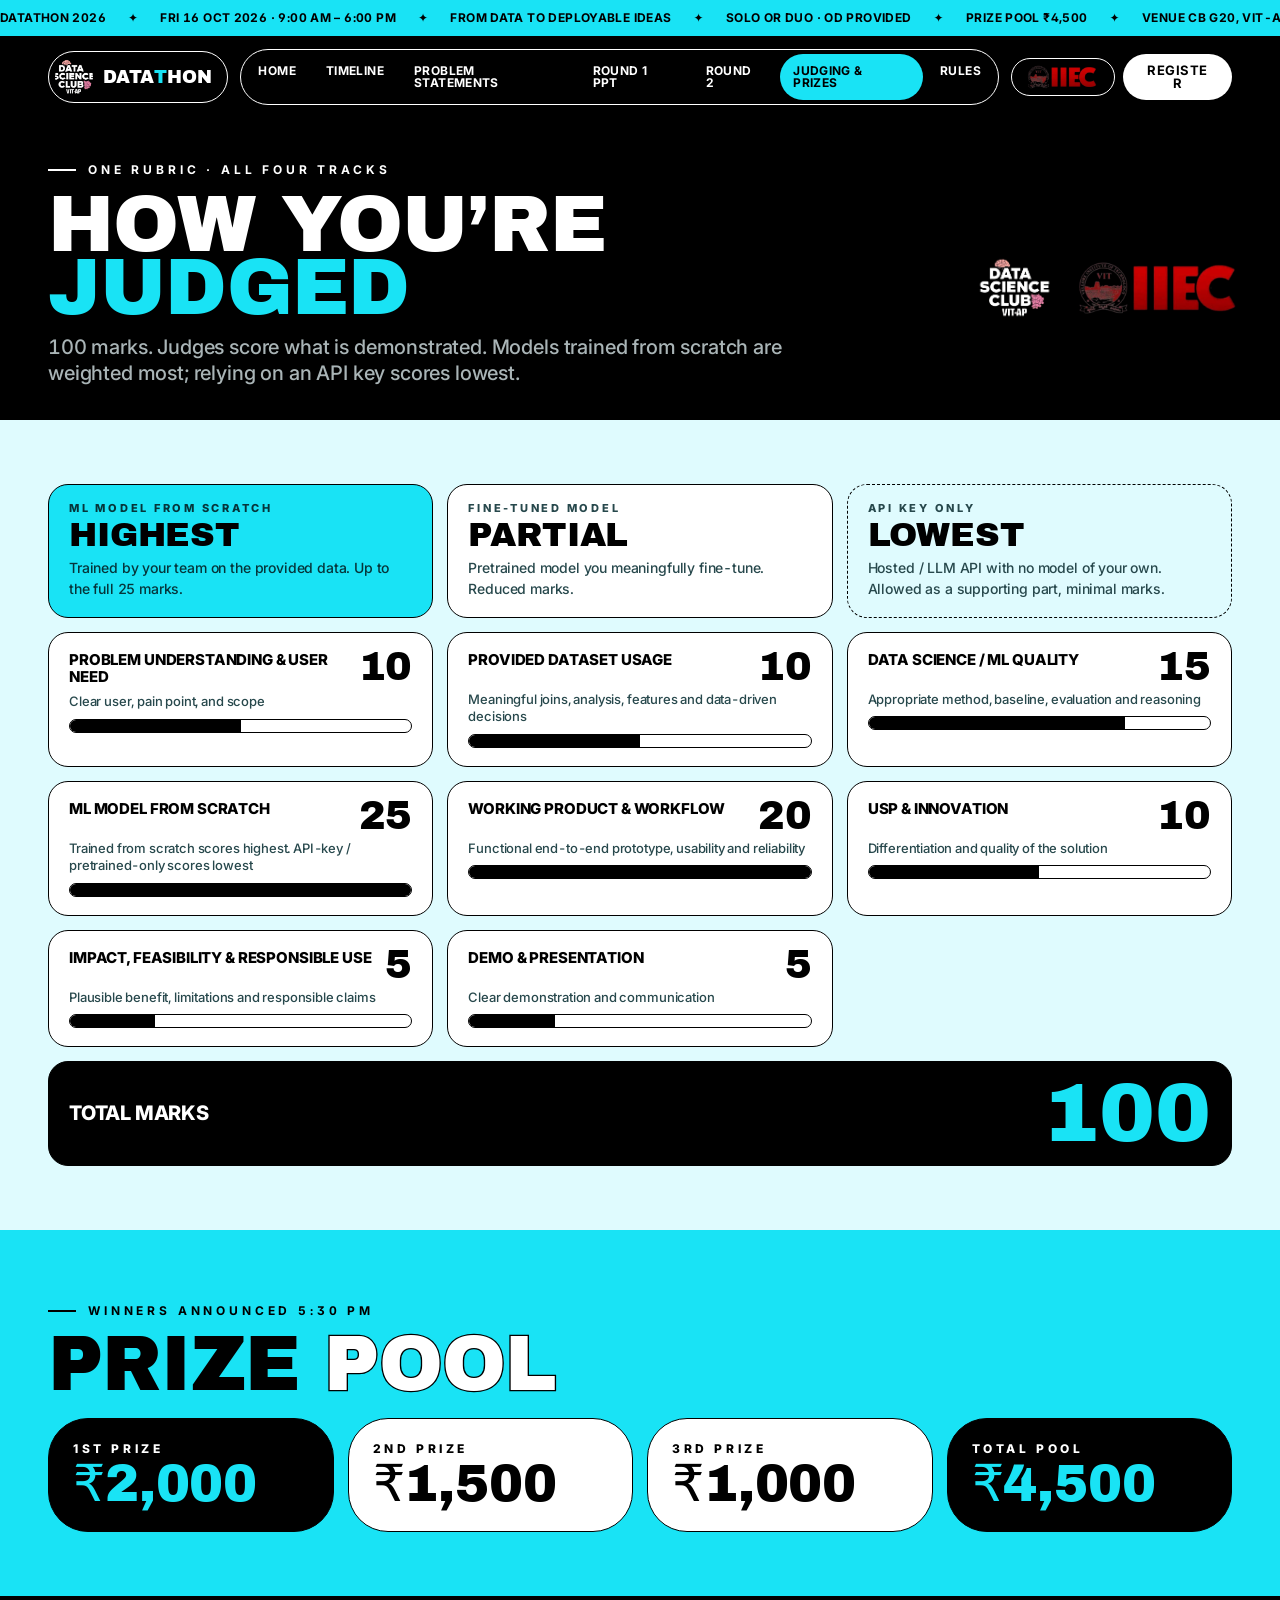
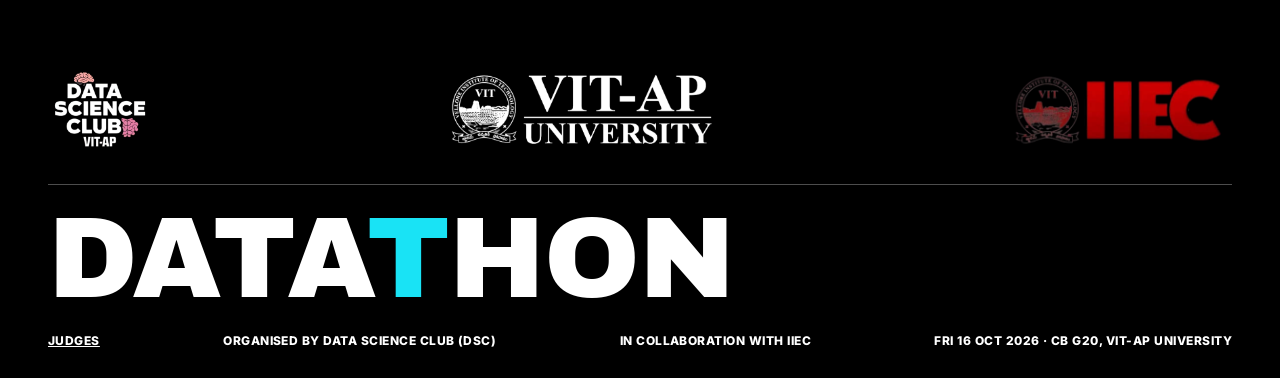
<file: docs/judging.html>
<!doctype html>
<html lang="en">
<head>
<meta charset="utf-8">
<meta name="viewport" content="width=device-width, initial-scale=1">
<title>Judging & Prizes · DATATHON 2026</title>
<meta name="description" content="DATATHON judging rubric (100 marks) and prize pool.">
<meta name="theme-color" content="#000000">
<link rel="icon" href="data:image/svg+xml,%3Csvg xmlns='http://www.w3.org/2000/svg' viewBox='0 0 64 64'%3E%3Crect width='64' height='64' rx='16' fill='%23000'/%3E%3Ctext x='32' y='46' font-family='Arial Black,Arial' font-weight='900' font-size='40' text-anchor='middle' fill='%2319e3f5'%3ET%3C/text%3E%3C/svg%3E">
<link rel="preconnect" href="https://fonts.googleapis.com">
<link rel="preconnect" href="https://fonts.gstatic.com" crossorigin>
<link href="https://fonts.googleapis.com/css2?family=Archivo+Black&family=Inter:wght@500;700;800&display=swap" rel="stylesheet">
<link rel="stylesheet" href="css/style.css">
<link rel="stylesheet" href="css/v2.css">
<link rel="stylesheet" href="css/v3.css">
<link rel="stylesheet" href="css/v4.css">
<link rel="stylesheet" href="css/v5.css">
<script>document.documentElement.className+=" js"</script>
</head>
<body>
<svg width="0" height="0" style="position:absolute" aria-hidden="true"><defs>
<symbol id="i-db" viewBox="0 0 24 24"><ellipse cx="12" cy="5.5" rx="7" ry="3"/><path d="M5 5.5v13c0 1.7 3.1 3 7 3s7-1.3 7-3v-13M5 12c0 1.7 3.1 3 7 3s7-1.3 7-3"/></symbol>
<symbol id="i-bars" viewBox="0 0 24 24"><path class="f" d="M4 20h3.2V13H4zM10.4 20h3.2V8h-3.2zM16.8 20H20V4h-3.2z" fill="currentColor" stroke="none"/></symbol>
<symbol id="i-cube" viewBox="0 0 24 24"><path d="M12 2.5l8 4.5v10l-8 4.5-8-4.5V7zM4 7l8 4.5L20 7M12 11.5v10"/></symbol>
<symbol id="i-bulb" viewBox="0 0 24 24"><path d="M9 18h6M10 21h4M12 3a6 6 0 0 0-3.5 10.9c.6.5 1 1.2 1 2.1h5c0-.9.4-1.6 1-2.1A6 6 0 0 0 12 3z"/></symbol>
<symbol id="i-calendar" viewBox="0 0 24 24"><rect x="3.5" y="5" width="17" height="15.5" rx="3"/><path d="M3.5 10h17M8 3v4M16 3v4"/></symbol>
<symbol id="i-pin" viewBox="0 0 24 24"><path d="M12 21s7-6.2 7-11.5A7 7 0 0 0 5 9.5C5 14.8 12 21 12 21z"/><circle cx="12" cy="9.5" r="2.5"/></symbol>
<symbol id="i-users" viewBox="0 0 24 24"><circle cx="8.5" cy="8" r="3"/><circle cx="16.5" cy="9" r="2.5"/><path d="M3 19c0-3 2.5-5 5.5-5s5.5 2 5.5 5M15 14.2c2.6-.3 6 .8 6 4.8"/></symbol>
<symbol id="i-arrow" viewBox="0 0 24 24"><path d="M4 12h16M14 6l6 6-6 6"/></symbol>
<symbol id="i-download" viewBox="0 0 24 24"><path d="M12 3v12M6.5 10.5L12 16l5.5-5.5M4 20h16"/></symbol>
<symbol id="i-plus" viewBox="0 0 24 24"><path d="M12 5v14M5 12h14"/></symbol>
<symbol id="i-health" viewBox="0 0 24 24"><path d="M9 3h6v6h6v6h-6v6H9v-6H3V9h6z"/></symbol>
<symbol id="i-cap" viewBox="0 0 24 24"><path d="M2 9l10-5 10 5-10 5zM6 11.5V16c0 1.5 2.7 3 6 3s6-1.5 6-3v-4.5M22 9v6"/></symbol>
<symbol id="i-coin" viewBox="0 0 24 24"><circle cx="12" cy="12" r="9"/><path d="M14.5 8.5c-.5-.8-1.5-1.2-2.5-1.2-1.4 0-2.5.8-2.5 2s1 1.6 2.5 2 2.5.8 2.5 2-1.1 2-2.5 2c-1 0-2-.4-2.5-1.2M12 5.5v1.8M12 16.7v1.8"/></symbol>
<symbol id="i-clock" viewBox="0 0 24 24"><circle cx="12" cy="12" r="9"/><path d="M12 7v5l3.5 2"/></symbol>
<symbol id="i-file" viewBox="0 0 24 24"><path d="M6 3h8l4 4v14H6zM14 3v4h4M9 13h6M9 17h6"/></symbol>
<symbol id="i-check" viewBox="0 0 24 24"><path d="M5 12.5l4.5 4.5L19 7.5"/></symbol>
<symbol id="i-trophy" viewBox="0 0 24 24"><path d="M8 4h8v6a4 4 0 0 1-8 0zM8 6H4v2a4 4 0 0 0 4 4M16 6h4v2a4 4 0 0 1-4 4M12 14v4M8 21h8M10 18h4"/></symbol>
<symbol id="i-flag" viewBox="0 0 24 24"><path d="M5 21V4M5 4h11l-2 4 2 4H5"/></symbol>
<symbol id="i-info" viewBox="0 0 24 24"><circle cx="12" cy="12" r="9"/><path d="M12 11v6M12 7.5v.5"/></symbol>
</defs></svg>
<div class="marquee" aria-label="Datathon announcements"><div class="marquee__track"><span>DATATHON 2026</span><span>Fri 16 Oct 2026 · 9:00 AM – 6:00 PM</span><span>From Data to Deployable Ideas</span><span>Solo or Duo · OD provided</span><span>Prize pool ₹4,500</span><span>Venue CB G20, VIT-AP University</span><span>Organised by Data Science Club × IIEC</span><span>DATATHON 2026</span><span>Fri 16 Oct 2026 · 9:00 AM – 6:00 PM</span><span>From Data to Deployable Ideas</span><span>Solo or Duo · OD provided</span><span>Prize pool ₹4,500</span><span>Venue CB G20, VIT-AP University</span><span>Organised by Data Science Club × IIEC</span><span>DATATHON 2026</span><span>Fri 16 Oct 2026 · 9:00 AM – 6:00 PM</span><span>From Data to Deployable Ideas</span><span>Solo or Duo · OD provided</span><span>Prize pool ₹4,500</span><span>Venue CB G20, VIT-AP University</span><span>Organised by Data Science Club × IIEC</span><span>DATATHON 2026</span><span>Fri 16 Oct 2026 · 9:00 AM – 6:00 PM</span><span>From Data to Deployable Ideas</span><span>Solo or Duo · OD provided</span><span>Prize pool ₹4,500</span><span>Venue CB G20, VIT-AP University</span><span>Organised by Data Science Club × IIEC</span></div></div><header class="nav-shell"><div class="wrap"><nav class="nav" aria-label="Main">
<a class="nav__brand" href="index.html" aria-label="DATATHON home"><img src="assets/logo-dsc.png" alt="Data Science Club VIT-AP"><span class="wordmark">DATA<b>T</b>HON</span></a>
<div class="nav__links" id="navlinks"><a href="index.html">Home</a><a href="timeline.html">Timeline</a><a href="problem-statements.html">Problem Statements</a><a href="ppt.html">Round 1 PPT</a><a href="round2.html">Round 2</a><a href="judging.html" aria-current="page">Judging & Prizes</a><a href="rules.html">Rules</a></div>
<div class="nav__cta"><span class="nav__iiec"><img src="assets/logo-iiec.png" alt="IIEC"></span><a class="btn btn--fill" href="https://forms.gle/7uUpkc1J9UCxxKup7" target="_blank" rel="noopener">Register</a>
<button class="nav__plus" id="navplus" aria-expanded="false" aria-controls="navlinks" aria-label="Menu"><svg class="icon " aria-hidden="true"><use href="#i-plus"/></svg></button></div>
</nav></div></header><main><section class="band band-dark page-head"><div class="wrap">
<div class="page-head__row"><div><span class="eyebrow">One rubric · all four tracks</span><h1 class="display ph-title">How you’re <span class="t">judged</span></h1></div>
<div class="page-head__logos"><img src="assets/logo-dsc.png" alt="Data Science Club VIT-AP"><img src="assets/logo-iiec.png" alt="IIEC"></div></div>
<p class="lede">100 marks. Judges score what is demonstrated. Models trained from scratch are weighted most; relying on an API key scores lowest.</p></div></section><section class="band band-wash band--tight"><div class="wrap">
<div class="tiers"><div class="tier tier--top"><small>ML model from scratch</small><b>Highest</b><span>Trained by your team on the provided data. Up to the full 25 marks.</span></div><div class="tier"><small>Fine-tuned model</small><b>Partial</b><span>Pretrained model you meaningfully fine-tune. Reduced marks.</span></div><div class="tier tier--low"><small>API key only</small><b>Lowest</b><span>Hosted / LLM API with no model of your own. Allowed as a supporting part, minimal marks.</span></div></div>
<div class="rgrid"><div class="rcard"><div class="rcard__top"><b>Problem understanding & user need</b><span class="rcard__pts">10</span></div><small>Clear user, pain point, and scope</small><div class="rubric__bar" role="img" aria-label="10 of 100 marks"><i style="width:50%"></i></div></div><div class="rcard"><div class="rcard__top"><b>Provided dataset usage</b><span class="rcard__pts">10</span></div><small>Meaningful joins, analysis, features and data-driven decisions</small><div class="rubric__bar" role="img" aria-label="10 of 100 marks"><i style="width:50%"></i></div></div><div class="rcard"><div class="rcard__top"><b>Data Science / ML quality</b><span class="rcard__pts">15</span></div><small>Appropriate method, baseline, evaluation and reasoning</small><div class="rubric__bar" role="img" aria-label="15 of 100 marks"><i style="width:75%"></i></div></div><div class="rcard"><div class="rcard__top"><b>ML model from scratch</b><span class="rcard__pts">25</span></div><small>Trained from scratch scores highest. API-key / pretrained-only scores lowest</small><div class="rubric__bar" role="img" aria-label="25 of 100 marks"><i style="width:125%"></i></div></div><div class="rcard"><div class="rcard__top"><b>Working product & workflow</b><span class="rcard__pts">20</span></div><small>Functional end-to-end prototype, usability and reliability</small><div class="rubric__bar" role="img" aria-label="20 of 100 marks"><i style="width:100%"></i></div></div><div class="rcard"><div class="rcard__top"><b>USP & innovation</b><span class="rcard__pts">10</span></div><small>Differentiation and quality of the solution</small><div class="rubric__bar" role="img" aria-label="10 of 100 marks"><i style="width:50%"></i></div></div><div class="rcard"><div class="rcard__top"><b>Impact, feasibility & responsible use</b><span class="rcard__pts">5</span></div><small>Plausible benefit, limitations and responsible claims</small><div class="rubric__bar" role="img" aria-label="5 of 100 marks"><i style="width:25%"></i></div></div><div class="rcard"><div class="rcard__top"><b>Demo & presentation</b><span class="rcard__pts">5</span></div><small>Clear demonstration and communication</small><div class="rubric__bar" role="img" aria-label="5 of 100 marks"><i style="width:25%"></i></div></div><div class="rcard rcard--total" style="grid-column:1/-1;display:flex;justify-content:space-between;align-items:center"><b style="font-size:20px">Total marks</b><span class="rcard__pts">100</span></div></div>
</div></section>
<section class="band band-cyan band--tight"><div class="wrap">
<span class="eyebrow">Winners announced 5:30 PM</span><h2 class="display" style="font-size:clamp(40px,6vw,84px);margin:14px 0 22px">Prize <span class="t">pool</span></h2>
<div class="prizes4"><div class="prize prize--1"><small>1st prize</small><b>₹2,000</b></div><div class="prize"><small>2nd prize</small><b>₹1,500</b></div><div class="prize"><small>3rd prize</small><b>₹1,000</b></div><div class="prize" style="background:var(--carbon);color:var(--paper)"><small>Total pool</small><b style="color:var(--cyan)">₹4,500</b></div></div>
</div></section></main><footer class="band band-dark footer"><div class="wrap">
<div class="footer__logos">
<img src="assets/logo-dsc.png" alt="Data Science Club, VIT-AP">
<img src="assets/logo-vitap.png" alt="VIT-AP University">
<img src="assets/logo-iiec.png" alt="IIEC">
</div>
<div class="display footer__big" aria-hidden="true">DATA<span class="t">T</span>HON</div>
<div class="footer__meta"><a href="judge.html">Judges</a><span>Organised by Data Science Club (DSC)</span><span>In collaboration with IIEC</span><span>Fri 16 Oct 2026 · CB G20, VIT-AP University</span></div>
</div></footer>
<script src="js/site.js"></script>
</body>
</html>
</file>
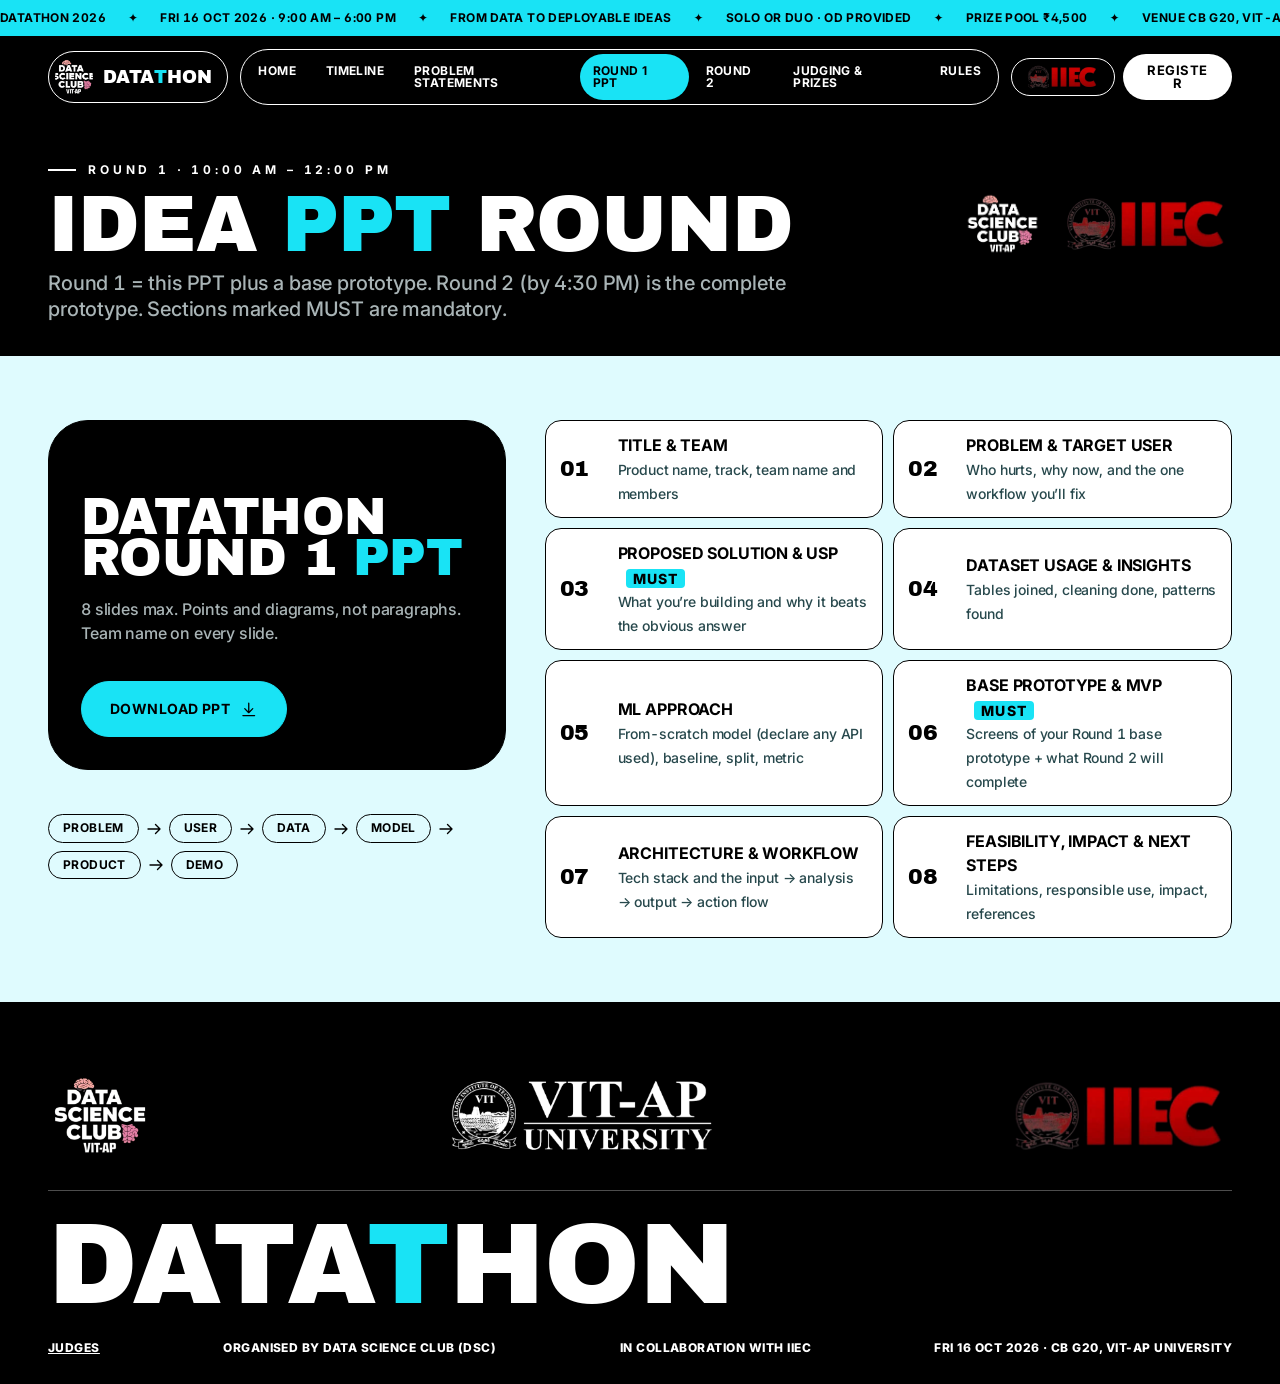
<file: docs/ppt.html>
<!doctype html>
<html lang="en">
<head>
<meta charset="utf-8">
<meta name="viewport" content="width=device-width, initial-scale=1">
<title>Round 1 PPT · DATATHON 2026</title>
<meta name="description" content="Download the DATATHON Round 1 idea PPT template.">
<meta name="theme-color" content="#000000">
<link rel="icon" href="data:image/svg+xml,%3Csvg xmlns='http://www.w3.org/2000/svg' viewBox='0 0 64 64'%3E%3Crect width='64' height='64' rx='16' fill='%23000'/%3E%3Ctext x='32' y='46' font-family='Arial Black,Arial' font-weight='900' font-size='40' text-anchor='middle' fill='%2319e3f5'%3ET%3C/text%3E%3C/svg%3E">
<link rel="preconnect" href="https://fonts.googleapis.com">
<link rel="preconnect" href="https://fonts.gstatic.com" crossorigin>
<link href="https://fonts.googleapis.com/css2?family=Archivo+Black&family=Inter:wght@500;700;800&display=swap" rel="stylesheet">
<link rel="stylesheet" href="css/style.css">
<link rel="stylesheet" href="css/v2.css">
<link rel="stylesheet" href="css/v3.css">
<link rel="stylesheet" href="css/v4.css">
<link rel="stylesheet" href="css/v5.css">
<script>document.documentElement.className+=" js"</script>
</head>
<body>
<svg width="0" height="0" style="position:absolute" aria-hidden="true"><defs>
<symbol id="i-db" viewBox="0 0 24 24"><ellipse cx="12" cy="5.5" rx="7" ry="3"/><path d="M5 5.5v13c0 1.7 3.1 3 7 3s7-1.3 7-3v-13M5 12c0 1.7 3.1 3 7 3s7-1.3 7-3"/></symbol>
<symbol id="i-bars" viewBox="0 0 24 24"><path class="f" d="M4 20h3.2V13H4zM10.4 20h3.2V8h-3.2zM16.8 20H20V4h-3.2z" fill="currentColor" stroke="none"/></symbol>
<symbol id="i-cube" viewBox="0 0 24 24"><path d="M12 2.5l8 4.5v10l-8 4.5-8-4.5V7zM4 7l8 4.5L20 7M12 11.5v10"/></symbol>
<symbol id="i-bulb" viewBox="0 0 24 24"><path d="M9 18h6M10 21h4M12 3a6 6 0 0 0-3.5 10.9c.6.5 1 1.2 1 2.1h5c0-.9.4-1.6 1-2.1A6 6 0 0 0 12 3z"/></symbol>
<symbol id="i-calendar" viewBox="0 0 24 24"><rect x="3.5" y="5" width="17" height="15.5" rx="3"/><path d="M3.5 10h17M8 3v4M16 3v4"/></symbol>
<symbol id="i-pin" viewBox="0 0 24 24"><path d="M12 21s7-6.2 7-11.5A7 7 0 0 0 5 9.5C5 14.8 12 21 12 21z"/><circle cx="12" cy="9.5" r="2.5"/></symbol>
<symbol id="i-users" viewBox="0 0 24 24"><circle cx="8.5" cy="8" r="3"/><circle cx="16.5" cy="9" r="2.5"/><path d="M3 19c0-3 2.5-5 5.5-5s5.5 2 5.5 5M15 14.2c2.6-.3 6 .8 6 4.8"/></symbol>
<symbol id="i-arrow" viewBox="0 0 24 24"><path d="M4 12h16M14 6l6 6-6 6"/></symbol>
<symbol id="i-download" viewBox="0 0 24 24"><path d="M12 3v12M6.5 10.5L12 16l5.5-5.5M4 20h16"/></symbol>
<symbol id="i-plus" viewBox="0 0 24 24"><path d="M12 5v14M5 12h14"/></symbol>
<symbol id="i-health" viewBox="0 0 24 24"><path d="M9 3h6v6h6v6h-6v6H9v-6H3V9h6z"/></symbol>
<symbol id="i-cap" viewBox="0 0 24 24"><path d="M2 9l10-5 10 5-10 5zM6 11.5V16c0 1.5 2.7 3 6 3s6-1.5 6-3v-4.5M22 9v6"/></symbol>
<symbol id="i-coin" viewBox="0 0 24 24"><circle cx="12" cy="12" r="9"/><path d="M14.5 8.5c-.5-.8-1.5-1.2-2.5-1.2-1.4 0-2.5.8-2.5 2s1 1.6 2.5 2 2.5.8 2.5 2-1.1 2-2.5 2c-1 0-2-.4-2.5-1.2M12 5.5v1.8M12 16.7v1.8"/></symbol>
<symbol id="i-clock" viewBox="0 0 24 24"><circle cx="12" cy="12" r="9"/><path d="M12 7v5l3.5 2"/></symbol>
<symbol id="i-file" viewBox="0 0 24 24"><path d="M6 3h8l4 4v14H6zM14 3v4h4M9 13h6M9 17h6"/></symbol>
<symbol id="i-check" viewBox="0 0 24 24"><path d="M5 12.5l4.5 4.5L19 7.5"/></symbol>
<symbol id="i-trophy" viewBox="0 0 24 24"><path d="M8 4h8v6a4 4 0 0 1-8 0zM8 6H4v2a4 4 0 0 0 4 4M16 6h4v2a4 4 0 0 1-4 4M12 14v4M8 21h8M10 18h4"/></symbol>
<symbol id="i-flag" viewBox="0 0 24 24"><path d="M5 21V4M5 4h11l-2 4 2 4H5"/></symbol>
<symbol id="i-info" viewBox="0 0 24 24"><circle cx="12" cy="12" r="9"/><path d="M12 11v6M12 7.5v.5"/></symbol>
</defs></svg>
<div class="marquee" aria-label="Datathon announcements"><div class="marquee__track"><span>DATATHON 2026</span><span>Fri 16 Oct 2026 · 9:00 AM – 6:00 PM</span><span>From Data to Deployable Ideas</span><span>Solo or Duo · OD provided</span><span>Prize pool ₹4,500</span><span>Venue CB G20, VIT-AP University</span><span>Organised by Data Science Club × IIEC</span><span>DATATHON 2026</span><span>Fri 16 Oct 2026 · 9:00 AM – 6:00 PM</span><span>From Data to Deployable Ideas</span><span>Solo or Duo · OD provided</span><span>Prize pool ₹4,500</span><span>Venue CB G20, VIT-AP University</span><span>Organised by Data Science Club × IIEC</span><span>DATATHON 2026</span><span>Fri 16 Oct 2026 · 9:00 AM – 6:00 PM</span><span>From Data to Deployable Ideas</span><span>Solo or Duo · OD provided</span><span>Prize pool ₹4,500</span><span>Venue CB G20, VIT-AP University</span><span>Organised by Data Science Club × IIEC</span><span>DATATHON 2026</span><span>Fri 16 Oct 2026 · 9:00 AM – 6:00 PM</span><span>From Data to Deployable Ideas</span><span>Solo or Duo · OD provided</span><span>Prize pool ₹4,500</span><span>Venue CB G20, VIT-AP University</span><span>Organised by Data Science Club × IIEC</span></div></div><header class="nav-shell"><div class="wrap"><nav class="nav" aria-label="Main">
<a class="nav__brand" href="index.html" aria-label="DATATHON home"><img src="assets/logo-dsc.png" alt="Data Science Club VIT-AP"><span class="wordmark">DATA<b>T</b>HON</span></a>
<div class="nav__links" id="navlinks"><a href="index.html">Home</a><a href="timeline.html">Timeline</a><a href="problem-statements.html">Problem Statements</a><a href="ppt.html" aria-current="page">Round 1 PPT</a><a href="round2.html">Round 2</a><a href="judging.html">Judging & Prizes</a><a href="rules.html">Rules</a></div>
<div class="nav__cta"><span class="nav__iiec"><img src="assets/logo-iiec.png" alt="IIEC"></span><a class="btn btn--fill" href="https://forms.gle/7uUpkc1J9UCxxKup7" target="_blank" rel="noopener">Register</a>
<button class="nav__plus" id="navplus" aria-expanded="false" aria-controls="navlinks" aria-label="Menu"><svg class="icon " aria-hidden="true"><use href="#i-plus"/></svg></button></div>
</nav></div></header><main><section class="band band-dark page-head"><div class="wrap">
<div class="page-head__row"><div><span class="eyebrow">Round 1 · 10:00 AM – 12:00 PM</span><h1 class="display ph-title">Idea <span class="t">PPT</span> round</h1></div>
<div class="page-head__logos"><img src="assets/logo-dsc.png" alt="Data Science Club VIT-AP"><img src="assets/logo-iiec.png" alt="IIEC"></div></div>
<p class="lede">Round 1 = this PPT plus a base prototype. Round 2 (by 4:30 PM) is the complete prototype. Sections marked MUST are mandatory.</p></div></section><section class="band band-wash band--tight"><div class="wrap"><div class="ppt-layout">
<div class="stack">
<div class="card" style="background:var(--carbon);color:var(--paper);border-radius:40px;padding:32px;--line:#000">
<span class="eyebrow">Template</span><h3 class="display" style="font-size:clamp(34px,4vw,54px);margin:18px 0">Datathon<br>Round 1 <span class="t" style="color:var(--cyan);-webkit-text-stroke:0">PPT</span></h3>
<p style="color:var(--mist)">8 slides max. Points and diagrams, not paragraphs. Team name on every slide.</p>
<div class="cta-row"><a class="btn btn--lg" style="background:var(--cyan);color:var(--carbon);border-color:var(--cyan)" href="downloads/DATATHON-Round1-Idea-PPT-Template.pptx" download>Download PPT <svg class="icon " aria-hidden="true"><use href="#i-download"/></svg></a></div></div>
<div class="flow"><span class="chip chip--cyan">Problem</span><svg class="icon " aria-hidden="true"><use href="#i-arrow"/></svg><span class="chip">User</span><svg class="icon " aria-hidden="true"><use href="#i-arrow"/></svg><span class="chip">Data</span><svg class="icon " aria-hidden="true"><use href="#i-arrow"/></svg><span class="chip">Model</span><svg class="icon " aria-hidden="true"><use href="#i-arrow"/></svg><span class="chip">Product</span><svg class="icon " aria-hidden="true"><use href="#i-arrow"/></svg><span class="chip chip--cyan">Demo</span></div>
</div>
<ol class="slide-list sgrid"><li><div><b>Title & Team</b><span>Product name, track, team name and members</span></div></li><li><div><b>Problem & Target User</b><span>Who hurts, why now, and the one workflow you’ll fix</span></div></li><li><div><b>Proposed Solution & USP <span class=must>MUST</span></b><span>What you’re building and why it beats the obvious answer</span></div></li><li><div><b>Dataset Usage & Insights</b><span>Tables joined, cleaning done, patterns found</span></div></li><li><div><b>ML Approach</b><span>From-scratch model (declare any API used), baseline, split, metric</span></div></li><li><div><b>Base Prototype & MVP <span class=must>MUST</span></b><span>Screens of your Round 1 base prototype + what Round 2 will complete</span></div></li><li><div><b>Architecture & Workflow</b><span>Tech stack and the input → analysis → output → action flow</span></div></li><li><div><b>Feasibility, Impact & Next Steps</b><span>Limitations, responsible use, impact, references</span></div></li></ol>
</div></div></section></main><footer class="band band-dark footer"><div class="wrap">
<div class="footer__logos">
<img src="assets/logo-dsc.png" alt="Data Science Club, VIT-AP">
<img src="assets/logo-vitap.png" alt="VIT-AP University">
<img src="assets/logo-iiec.png" alt="IIEC">
</div>
<div class="display footer__big" aria-hidden="true">DATA<span class="t">T</span>HON</div>
<div class="footer__meta"><a href="judge.html">Judges</a><span>Organised by Data Science Club (DSC)</span><span>In collaboration with IIEC</span><span>Fri 16 Oct 2026 · CB G20, VIT-AP University</span></div>
</div></footer>
<script src="js/site.js"></script>
</body>
</html>
</file>
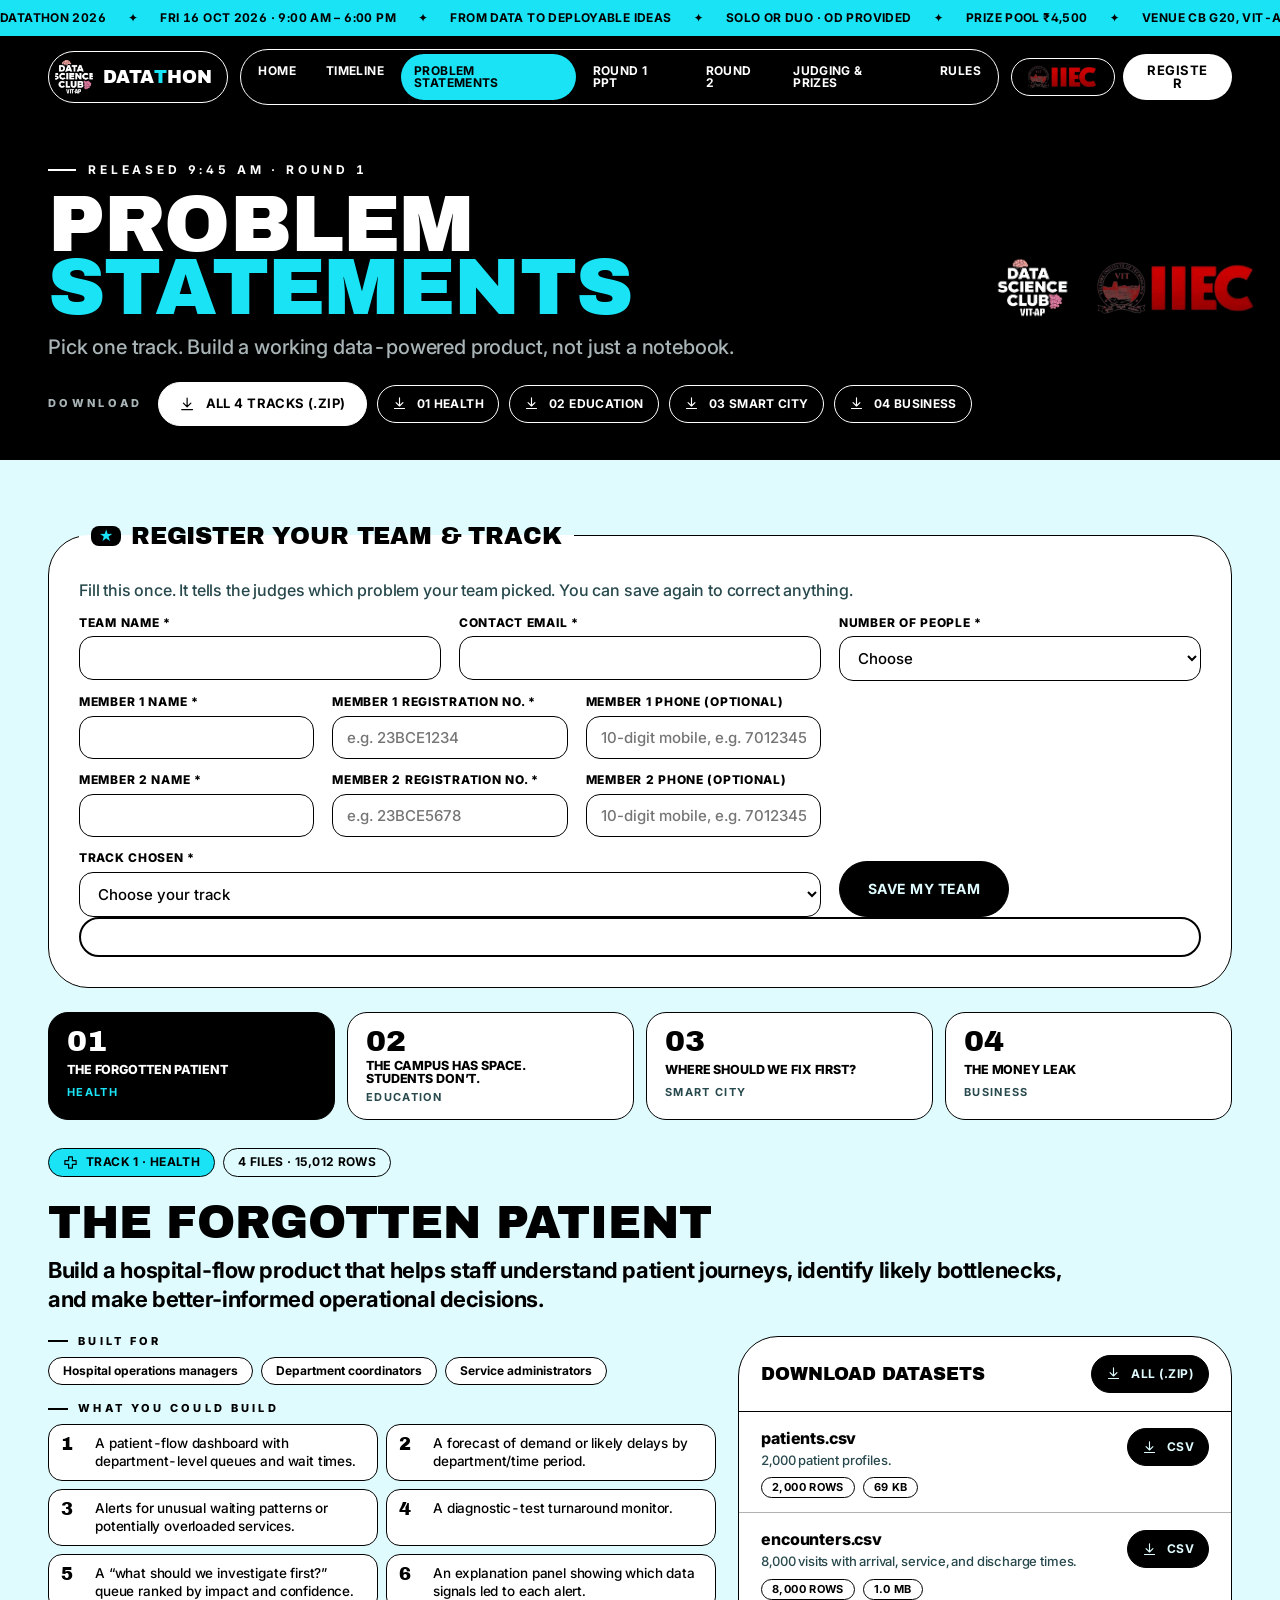
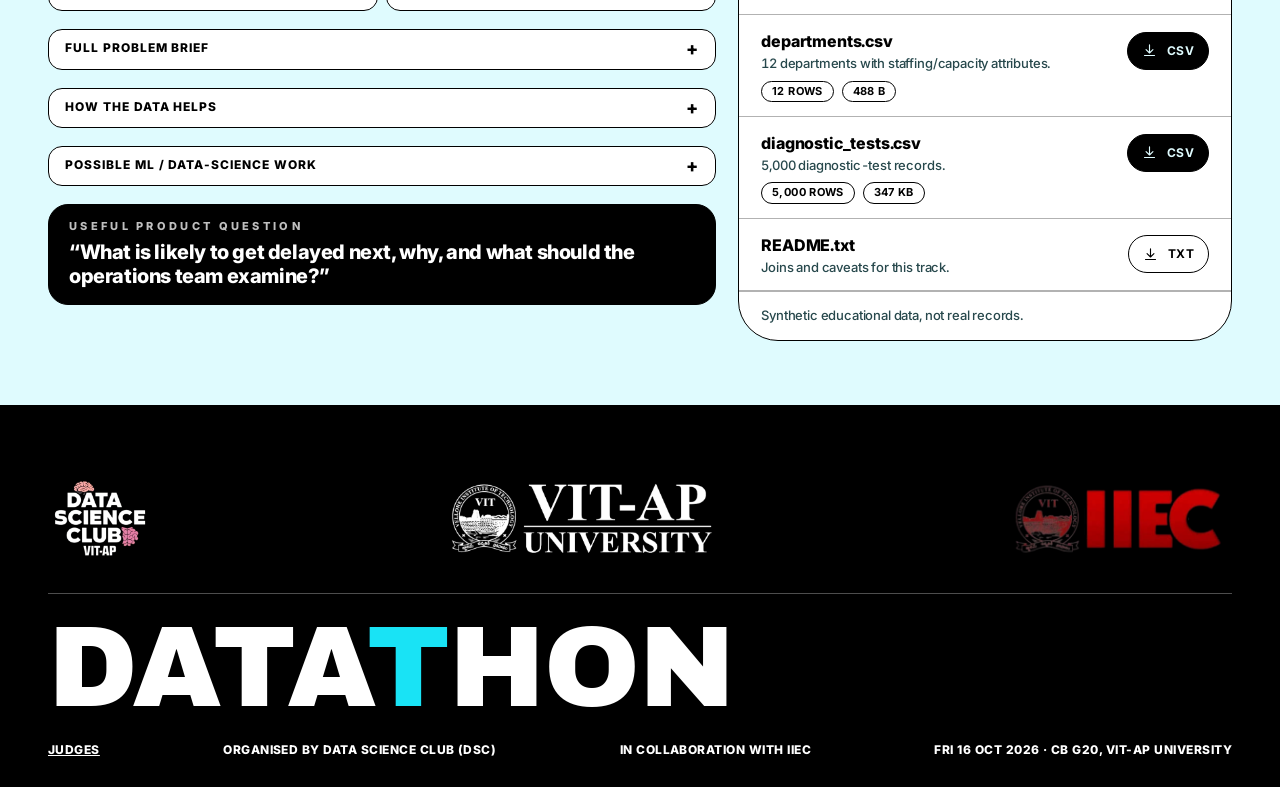
<file: docs/problem-statements.html>
<!doctype html>
<html lang="en">
<head>
<meta charset="utf-8">
<meta name="viewport" content="width=device-width, initial-scale=1">
<title>Problem Statements & Datasets · DATATHON 2026</title>
<meta name="description" content="All four DATATHON problem statements with downloadable datasets.">
<meta name="theme-color" content="#000000">
<link rel="icon" href="data:image/svg+xml,%3Csvg xmlns='http://www.w3.org/2000/svg' viewBox='0 0 64 64'%3E%3Crect width='64' height='64' rx='16' fill='%23000'/%3E%3Ctext x='32' y='46' font-family='Arial Black,Arial' font-weight='900' font-size='40' text-anchor='middle' fill='%2319e3f5'%3ET%3C/text%3E%3C/svg%3E">
<link rel="preconnect" href="https://fonts.googleapis.com">
<link rel="preconnect" href="https://fonts.gstatic.com" crossorigin>
<link href="https://fonts.googleapis.com/css2?family=Archivo+Black&family=Inter:wght@500;700;800&display=swap" rel="stylesheet">
<link rel="stylesheet" href="css/style.css">
<link rel="stylesheet" href="css/v2.css">
<link rel="stylesheet" href="css/v3.css">
<link rel="stylesheet" href="css/v4.css">
<link rel="stylesheet" href="css/v5.css">
<script>document.documentElement.className+=" js"</script>
</head>
<body>
<svg width="0" height="0" style="position:absolute" aria-hidden="true"><defs>
<symbol id="i-db" viewBox="0 0 24 24"><ellipse cx="12" cy="5.5" rx="7" ry="3"/><path d="M5 5.5v13c0 1.7 3.1 3 7 3s7-1.3 7-3v-13M5 12c0 1.7 3.1 3 7 3s7-1.3 7-3"/></symbol>
<symbol id="i-bars" viewBox="0 0 24 24"><path class="f" d="M4 20h3.2V13H4zM10.4 20h3.2V8h-3.2zM16.8 20H20V4h-3.2z" fill="currentColor" stroke="none"/></symbol>
<symbol id="i-cube" viewBox="0 0 24 24"><path d="M12 2.5l8 4.5v10l-8 4.5-8-4.5V7zM4 7l8 4.5L20 7M12 11.5v10"/></symbol>
<symbol id="i-bulb" viewBox="0 0 24 24"><path d="M9 18h6M10 21h4M12 3a6 6 0 0 0-3.5 10.9c.6.5 1 1.2 1 2.1h5c0-.9.4-1.6 1-2.1A6 6 0 0 0 12 3z"/></symbol>
<symbol id="i-calendar" viewBox="0 0 24 24"><rect x="3.5" y="5" width="17" height="15.5" rx="3"/><path d="M3.5 10h17M8 3v4M16 3v4"/></symbol>
<symbol id="i-pin" viewBox="0 0 24 24"><path d="M12 21s7-6.2 7-11.5A7 7 0 0 0 5 9.5C5 14.8 12 21 12 21z"/><circle cx="12" cy="9.5" r="2.5"/></symbol>
<symbol id="i-users" viewBox="0 0 24 24"><circle cx="8.5" cy="8" r="3"/><circle cx="16.5" cy="9" r="2.5"/><path d="M3 19c0-3 2.5-5 5.5-5s5.5 2 5.5 5M15 14.2c2.6-.3 6 .8 6 4.8"/></symbol>
<symbol id="i-arrow" viewBox="0 0 24 24"><path d="M4 12h16M14 6l6 6-6 6"/></symbol>
<symbol id="i-download" viewBox="0 0 24 24"><path d="M12 3v12M6.5 10.5L12 16l5.5-5.5M4 20h16"/></symbol>
<symbol id="i-plus" viewBox="0 0 24 24"><path d="M12 5v14M5 12h14"/></symbol>
<symbol id="i-health" viewBox="0 0 24 24"><path d="M9 3h6v6h6v6h-6v6H9v-6H3V9h6z"/></symbol>
<symbol id="i-cap" viewBox="0 0 24 24"><path d="M2 9l10-5 10 5-10 5zM6 11.5V16c0 1.5 2.7 3 6 3s6-1.5 6-3v-4.5M22 9v6"/></symbol>
<symbol id="i-coin" viewBox="0 0 24 24"><circle cx="12" cy="12" r="9"/><path d="M14.5 8.5c-.5-.8-1.5-1.2-2.5-1.2-1.4 0-2.5.8-2.5 2s1 1.6 2.5 2 2.5.8 2.5 2-1.1 2-2.5 2c-1 0-2-.4-2.5-1.2M12 5.5v1.8M12 16.7v1.8"/></symbol>
<symbol id="i-clock" viewBox="0 0 24 24"><circle cx="12" cy="12" r="9"/><path d="M12 7v5l3.5 2"/></symbol>
<symbol id="i-file" viewBox="0 0 24 24"><path d="M6 3h8l4 4v14H6zM14 3v4h4M9 13h6M9 17h6"/></symbol>
<symbol id="i-check" viewBox="0 0 24 24"><path d="M5 12.5l4.5 4.5L19 7.5"/></symbol>
<symbol id="i-trophy" viewBox="0 0 24 24"><path d="M8 4h8v6a4 4 0 0 1-8 0zM8 6H4v2a4 4 0 0 0 4 4M16 6h4v2a4 4 0 0 1-4 4M12 14v4M8 21h8M10 18h4"/></symbol>
<symbol id="i-flag" viewBox="0 0 24 24"><path d="M5 21V4M5 4h11l-2 4 2 4H5"/></symbol>
<symbol id="i-info" viewBox="0 0 24 24"><circle cx="12" cy="12" r="9"/><path d="M12 11v6M12 7.5v.5"/></symbol>
</defs></svg>
<div class="marquee" aria-label="Datathon announcements"><div class="marquee__track"><span>DATATHON 2026</span><span>Fri 16 Oct 2026 · 9:00 AM – 6:00 PM</span><span>From Data to Deployable Ideas</span><span>Solo or Duo · OD provided</span><span>Prize pool ₹4,500</span><span>Venue CB G20, VIT-AP University</span><span>Organised by Data Science Club × IIEC</span><span>DATATHON 2026</span><span>Fri 16 Oct 2026 · 9:00 AM – 6:00 PM</span><span>From Data to Deployable Ideas</span><span>Solo or Duo · OD provided</span><span>Prize pool ₹4,500</span><span>Venue CB G20, VIT-AP University</span><span>Organised by Data Science Club × IIEC</span><span>DATATHON 2026</span><span>Fri 16 Oct 2026 · 9:00 AM – 6:00 PM</span><span>From Data to Deployable Ideas</span><span>Solo or Duo · OD provided</span><span>Prize pool ₹4,500</span><span>Venue CB G20, VIT-AP University</span><span>Organised by Data Science Club × IIEC</span><span>DATATHON 2026</span><span>Fri 16 Oct 2026 · 9:00 AM – 6:00 PM</span><span>From Data to Deployable Ideas</span><span>Solo or Duo · OD provided</span><span>Prize pool ₹4,500</span><span>Venue CB G20, VIT-AP University</span><span>Organised by Data Science Club × IIEC</span></div></div><header class="nav-shell"><div class="wrap"><nav class="nav" aria-label="Main">
<a class="nav__brand" href="index.html" aria-label="DATATHON home"><img src="assets/logo-dsc.png" alt="Data Science Club VIT-AP"><span class="wordmark">DATA<b>T</b>HON</span></a>
<div class="nav__links" id="navlinks"><a href="index.html">Home</a><a href="timeline.html">Timeline</a><a href="problem-statements.html" aria-current="page">Problem Statements</a><a href="ppt.html">Round 1 PPT</a><a href="round2.html">Round 2</a><a href="judging.html">Judging & Prizes</a><a href="rules.html">Rules</a></div>
<div class="nav__cta"><span class="nav__iiec"><img src="assets/logo-iiec.png" alt="IIEC"></span><a class="btn btn--fill" href="https://forms.gle/7uUpkc1J9UCxxKup7" target="_blank" rel="noopener">Register</a>
<button class="nav__plus" id="navplus" aria-expanded="false" aria-controls="navlinks" aria-label="Menu"><svg class="icon " aria-hidden="true"><use href="#i-plus"/></svg></button></div>
</nav></div></header><main><section class="band band-dark page-head"><div class="wrap">
<div class="page-head__row"><div><span class="eyebrow">Released 9:45 AM · Round 1</span><h1 class="display ph-title">Problem <span class="t">statements</span></h1></div>
<div class="page-head__logos"><img src="assets/logo-dsc.png" alt="Data Science Club VIT-AP"><img src="assets/logo-iiec.png" alt="IIEC"></div></div>
<p class="lede">Pick one track. Build a working data-powered product, not just a notebook.</p><div class="dlbar"><span class="label">Download</span><a class="btn btn--fill" href="datasets/DATATHON_All_Track_Datasets.zip" download><svg class="icon " aria-hidden="true"><use href="#i-download"/></svg> All 4 tracks (.zip)</a><a class="btn btn--sm" href="datasets/01_health_forgotten_patient.zip" download><svg class="icon " aria-hidden="true"><use href="#i-download"/></svg> 01 Health</a><a class="btn btn--sm" href="datasets/02_education_campus_space.zip" download><svg class="icon " aria-hidden="true"><use href="#i-download"/></svg> 02 Education</a><a class="btn btn--sm" href="datasets/03_smart_city_where_fix_first.zip" download><svg class="icon " aria-hidden="true"><use href="#i-download"/></svg> 03 Smart City</a><a class="btn btn--sm" href="datasets/04_business_money_leak.zip" download><svg class="icon " aria-hidden="true"><use href="#i-download"/></svg> 04 Business</a></div></div></section><div class="lock" id="lock" hidden><div><span class="eyebrow" style="justify-content:center">Locked until release</span><h2 class="display" style="margin-top:24px">Drops at <span class="t">9:45</span></h2><p>Friday 16 October 2026, 9:45 AM IST.</p><div class="countdown" id="lockcd" data-target="2026-10-16T9:45:00+05:30" style="justify-content:center"></div><p><a class="btn" href="index.html">Back to home</a></p></div></div>
<section class="band band-wash band--tight"><div class="wrap">
<form id="teamform" class="r2form teamform" novalidate>
<fieldset><legend><span>★</span> Register your team &amp; track</legend>
<p class="muted" style="margin:0 0 14px">Fill this once. It tells the judges which problem your team picked. You can save again to correct anything.</p>
<div class="fgrid tf3">
<label class="fld"><span>Team name *</span><input type="text" name="team" required></label>
<label class="fld"><span>Contact email *</span><input type="email" name="email" required></label>
<label class="fld"><span>Number of people *</span><select name="size" required><option value="">Choose</option><option value="1">1 (solo)</option><option value="2">2 (duo)</option></select></label>
<div class="fld tf-wide memblock"><div class="fgrid"><label class="fld"><span>Member 1 name *</span><input type="text" name="m1name" required></label><label class="fld"><span>Member 1 registration no. *</span><input type="text" name="m1reg" required placeholder="e.g. 23BCE1234"></label><label class="fld"><span>Member 1 phone (optional)</span><input type="tel" name="m1phone" inputmode="tel" placeholder="10-digit mobile, e.g. 7012345678"></label><label class="fld" data-m2 hidden><span>Member 2 name *</span><input type="text" name="m2name" disabled></label><label class="fld" data-m2 hidden><span>Member 2 registration no. *</span><input type="text" name="m2reg" disabled placeholder="e.g. 23BCE5678"></label><label class="fld" data-m2 hidden><span>Member 2 phone (optional)</span><input type="tel" name="m2phone" disabled inputmode="tel" placeholder="10-digit mobile, e.g. 7012345678"></label></div><input type="hidden" name="members"><input type="hidden" name="regNos"><input type="hidden" name="phones"></div>
<label class="fld tf-wide"><span>Track chosen *</span><select name="track" required><option value="">Choose your track</option><option value="01 Health">Track 1 · Health — The Forgotten Patient</option><option value="02 Education">Track 2 · Education — The Campus Has Space. Students Don’t.</option><option value="03 Smart City">Track 3 · Smart City — Where Should We Fix First?</option><option value="04 Business">Track 4 · Business — The Money Leak</option></select></label>
<div class="tf-btn"><button class="btn btn--fill btn--lg" type="submit">Save my team</button></div>
</div>
<div id="teamout" class="r2out" hidden></div>
</fieldset></form>

<div class="ptabs" role="tablist" aria-label="Tracks"><button class="ptab" role="tab" id="tab-1" aria-controls="track-1" aria-selected="false" data-n="1"><span class="ptab__no">01</span><b>The Forgotten Patient</b><small>Health</small></button><button class="ptab" role="tab" id="tab-2" aria-controls="track-2" aria-selected="false" data-n="2"><span class="ptab__no">02</span><b>The Campus Has Space. Students Don’t.</b><small>Education</small></button><button class="ptab" role="tab" id="tab-3" aria-controls="track-3" aria-selected="false" data-n="3"><span class="ptab__no">03</span><b>Where Should We Fix First?</b><small>Smart City</small></button><button class="ptab" role="tab" id="tab-4" aria-controls="track-4" aria-selected="false" data-n="4"><span class="ptab__no">04</span><b>The Money Leak</b><small>Business</small></button></div>
<section class="ptrack" id="track-1" role="tabpanel" aria-labelledby="tab-1" data-track="1">
<div class="ptrack__head"><div class="track__dom"><span class="chip chip--cyan"><svg class="icon " aria-hidden="true"><use href="#i-health"/></svg> Track 1 · Health</span><span class="chip">4 files · 15,012 rows</span></div>
<h2 class="ptrack__title">The Forgotten Patient</h2><p class="ptrack__challenge">Build a hospital-flow product that helps staff understand patient journeys, identify likely bottlenecks, and make better-informed operational decisions.</p></div>
<div class="ptrack__body">
<div class="pcol">
<div class="pblock"><h4>Built for</h4><div class="chips"><span class="chip">Hospital operations managers</span><span class="chip">Department coordinators</span><span class="chip">Service administrators</span></div></div>
<div class="pblock"><h4>What you could build</h4><ul class="ogrid"><li>A patient-flow dashboard with department-level queues and wait times.</li><li>A forecast of demand or likely delays by department/time period.</li><li>Alerts for unusual waiting patterns or potentially overloaded services.</li><li>A diagnostic-test turnaround monitor.</li><li>A “what should we investigate first?” queue ranked by impact and confidence.</li><li>An explanation panel showing which data signals led to each alert.</li></ul></div>
<details class="more"><summary>Full problem brief</summary><p>A patient’s experience in a hospital is a connected journey: arrival, triage, consultation, diagnostic tests, treatment, and discharge. When these stages are managed separately, delays and capacity issues can be difficult to spot early. Hospital teams need a clearer view of where patients are waiting, which services are under pressure, and where intervention may help.</p></details>
<details class="more"><summary>How the data helps</summary><p>Teams can link visits to patients and departments, calculate wait and service patterns, compare departments, estimate test turnaround, study time-of-day demand, and build an operational view from several tables. This data is simulated and is <b>not</b> suitable for clinical diagnosis.</p></details>
<details class="more"><summary>Possible ML / data-science work</summary><p>Waiting-time regression, demand forecasting, clustering of visit patterns, anomaly detection, prioritization/ranking, or queue/resource optimization. Use a time-aware split when evaluating predictions involving future time.</p></details>
<div class="question"><small>Useful product question</small><p>“What is likely to get delayed next, why, and what should the operations team examine?”</p></div>
</div>
<aside class="pcol" aria-label="Track 1 datasets">
<div class="files"><div class="files__head"><h4>Download datasets</h4><a class="btn btn--sm btn--fill" href="datasets/01_health_forgotten_patient.zip" download><svg class="icon " aria-hidden="true"><use href="#i-download"/></svg> All (.zip)</a></div>
<div class="file"><div><b>patients.csv</b><small>2,000 patient profiles.</small></div><a class="btn btn--sm btn--fill" href="datasets/01_health_forgotten_patient/patients.csv" download><svg class="icon " aria-hidden="true"><use href="#i-download"/></svg> CSV</a>
<div class="file__meta"><span class="chip">2,000 rows</span><span class="chip">69 KB</span></div></div><div class="file"><div><b>encounters.csv</b><small>8,000 visits with arrival, service, and discharge times.</small></div><a class="btn btn--sm btn--fill" href="datasets/01_health_forgotten_patient/encounters.csv" download><svg class="icon " aria-hidden="true"><use href="#i-download"/></svg> CSV</a>
<div class="file__meta"><span class="chip">8,000 rows</span><span class="chip">1.0 MB</span></div></div><div class="file"><div><b>departments.csv</b><small>12 departments with staffing/capacity attributes.</small></div><a class="btn btn--sm btn--fill" href="datasets/01_health_forgotten_patient/departments.csv" download><svg class="icon " aria-hidden="true"><use href="#i-download"/></svg> CSV</a>
<div class="file__meta"><span class="chip">12 rows</span><span class="chip">488 B</span></div></div><div class="file"><div><b>diagnostic_tests.csv</b><small>5,000 diagnostic-test records.</small></div><a class="btn btn--sm btn--fill" href="datasets/01_health_forgotten_patient/diagnostic_tests.csv" download><svg class="icon " aria-hidden="true"><use href="#i-download"/></svg> CSV</a>
<div class="file__meta"><span class="chip">5,000 rows</span><span class="chip">347 KB</span></div></div>
<div class="file"><div><b>README.txt</b><small>Joins and caveats for this track.</small></div><a class="btn btn--sm" href="datasets/01_health_forgotten_patient/README.txt" download><svg class="icon " aria-hidden="true"><use href="#i-download"/></svg> TXT</a></div>
<p class="files__note">Synthetic educational data, not real records.</p></div>
</aside></div></section><section class="ptrack" id="track-2" role="tabpanel" aria-labelledby="tab-2" data-track="2">
<div class="ptrack__head"><div class="track__dom"><span class="chip chip--cyan"><svg class="icon " aria-hidden="true"><use href="#i-cap"/></svg> Track 2 · Education</span><span class="chip">4 files · 11,920 rows</span></div>
<h2 class="ptrack__title">The Campus Has Space. Students Don’t.</h2><p class="ptrack__challenge">Build a campus-space product that helps students find suitable rooms and helps administrators use existing campus space more effectively.</p></div>
<div class="ptrack__body">
<div class="pcol">
<div class="pblock"><h4>Built for</h4><div class="chips"><span class="chip">Students</span><span class="chip">Club coordinators</span><span class="chip">Faculty</span><span class="chip">Campus facilities administrators</span></div></div>
<div class="pblock"><h4>What you could build</h4><ul class="ogrid"><li>A room finder that matches time, capacity, accessibility, and facilities.</li><li>A room-availability estimate using the class schedule and room requests.</li><li>A utilization dashboard showing where space is consistently underused.</li><li>A recommendation engine for room allocation or event relocation.</li><li>A demand forecast for busy days/time periods.</li><li>An explanation for each match (“capacity fit, projector available, no clash at that time”).</li></ul></div>
<details class="more"><summary>Full problem brief</summary><p>Universities may have classrooms, laboratories, seminar rooms, and study spaces while students and clubs still struggle to find a suitable place at the right time. Some rooms may be underused, while others are in high demand. Fixed schedules and fragmented booking information make it hard to match actual demand to available capacity and facilities.</p></details>
<details class="more"><summary>How the data helps</summary><p>Room metadata defines capacity and facilities; schedules describe planned use; requests represent demand; event records add non-classroom demand. Together, these allow teams to estimate utilization, rank room matches, and suggest better allocations.</p></details>
<details class="more"><summary>Possible ML / data-science work</summary><p>Availability classification, demand forecasting, room recommendation/ranking, clustering of utilization patterns, or constrained room allocation. A valid solution should account for capacity, facilities, timing, and conflicting bookings — not merely predict availability.</p></details>
<div class="question"><small>Useful product question</small><p>“Given a room request, what is the best feasible room and what evidence supports that recommendation?”</p></div>
</div>
<aside class="pcol" aria-label="Track 2 datasets">
<div class="files"><div class="files__head"><h4>Download datasets</h4><a class="btn btn--sm btn--fill" href="datasets/02_education_campus_space.zip" download><svg class="icon " aria-hidden="true"><use href="#i-download"/></svg> All (.zip)</a></div>
<div class="file"><div><b>rooms.csv</b><small>120 room profiles.</small></div><a class="btn btn--sm btn--fill" href="datasets/02_education_campus_space/rooms.csv" download><svg class="icon " aria-hidden="true"><use href="#i-download"/></svg> CSV</a>
<div class="file__meta"><span class="chip">120 rows</span><span class="chip">4 KB</span></div></div><div class="file"><div><b>class_schedule.csv</b><small>5,000 class-schedule records.</small></div><a class="btn btn--sm btn--fill" href="datasets/02_education_campus_space/class_schedule.csv" download><svg class="icon " aria-hidden="true"><use href="#i-download"/></svg> CSV</a>
<div class="file__meta"><span class="chip">5,000 rows</span><span class="chip">183 KB</span></div></div><div class="file"><div><b>room_requests.csv</b><small>5,000 room requests.</small></div><a class="btn btn--sm btn--fill" href="datasets/02_education_campus_space/room_requests.csv" download><svg class="icon " aria-hidden="true"><use href="#i-download"/></svg> CSV</a>
<div class="file__meta"><span class="chip">5,000 rows</span><span class="chip">245 KB</span></div></div><div class="file"><div><b>events.csv</b><small>1,800 event records.</small></div><a class="btn btn--sm btn--fill" href="datasets/02_education_campus_space/events.csv" download><svg class="icon " aria-hidden="true"><use href="#i-download"/></svg> CSV</a>
<div class="file__meta"><span class="chip">1,800 rows</span><span class="chip">90 KB</span></div></div>
<div class="file"><div><b>README.txt</b><small>Joins and caveats for this track.</small></div><a class="btn btn--sm" href="datasets/02_education_campus_space/README.txt" download><svg class="icon " aria-hidden="true"><use href="#i-download"/></svg> TXT</a></div>
<p class="files__note">Synthetic educational data, not real records.</p></div>
</aside></div></section><section class="ptrack" id="track-3" role="tabpanel" aria-labelledby="tab-3" data-track="3">
<div class="ptrack__head"><div class="track__dom"><span class="chip chip--cyan"><svg class="icon " aria-hidden="true"><use href="#i-pin"/></svg> Track 3 · Smart City</span><span class="chip">3 files · 19,000 rows</span></div>
<h2 class="ptrack__title">Where Should We Fix First?</h2><p class="ptrack__challenge">Build a city-prioritization product that helps officials identify problem locations, understand the evidence behind their ranking, and compare possible interventions.</p></div>
<div class="ptrack__body">
<div class="pcol">
<div class="pblock"><h4>Built for</h4><div class="chips"><span class="chip">Municipal operations teams</span><span class="chip">Road/traffic departments</span><span class="chip">Civic-service coordinators</span></div></div>
<div class="pblock"><h4>What you could build</h4><ul class="ogrid"><li>A map and ranked list of locations requiring attention.</li><li>A complaint/incident trend monitor.</li><li>A severity-and-frequency-based priority score.</li><li>A resolution-time dashboard for public complaints.</li><li>A recommendation queue with reasons and confidence, not an unexplained “risk score.”</li></ul></div>
<details class="more"><summary>Full problem brief</summary><p>Cities receive reports about road damage, traffic, flooding, streetlights, drainage, and pedestrian safety. Budgets and field teams are limited, so not every issue can be handled at once. Authorities need a transparent way to combine incident history, public complaints, traffic conditions, and local context to decide which locations deserve attention first.</p></details>
<details class="more"><summary>How the data helps</summary><p>The common <b>location_id</b> allows incidents, complaints, road conditions and context to be brought together. Teams can aggregate repeated issues, estimate patterns over time, compare zones, and create a transparent intervention-priority list.</p></details>
<details class="more"><summary>Possible ML / data-science work</summary><p>Incident-volume forecasting, complaint-category classification, resolution-time estimation, anomaly detection, location ranking, or resource-allocation optimization. Explain limitations and avoid claiming the synthetic coordinates represent real locations.</p></details>
<div class="question"><small>Useful product question</small><p>“Which locations should be reviewed first, based on what evidence, and what information is still missing?”</p></div>
</div>
<aside class="pcol" aria-label="Track 3 datasets">
<div class="files"><div class="files__head"><h4>Download datasets</h4><a class="btn btn--sm btn--fill" href="datasets/03_smart_city_where_fix_first.zip" download><svg class="icon " aria-hidden="true"><use href="#i-download"/></svg> All (.zip)</a></div>
<div class="file"><div><b>locations.csv</b><small>1,000 simulated locations and context attributes.</small></div><a class="btn btn--sm btn--fill" href="datasets/03_smart_city_where_fix_first/locations.csv" download><svg class="icon " aria-hidden="true"><use href="#i-download"/></svg> CSV</a>
<div class="file__meta"><span class="chip">1,000 rows</span><span class="chip">62 KB</span></div></div><div class="file"><div><b>incidents.csv</b><small>10,000 incident records.</small></div><a class="btn btn--sm btn--fill" href="datasets/03_smart_city_where_fix_first/incidents.csv" download><svg class="icon " aria-hidden="true"><use href="#i-download"/></svg> CSV</a>
<div class="file__meta"><span class="chip">10,000 rows</span><span class="chip">675 KB</span></div></div><div class="file"><div><b>public_complaints.csv</b><small>8,000 complaint records.</small></div><a class="btn btn--sm btn--fill" href="datasets/03_smart_city_where_fix_first/public_complaints.csv" download><svg class="icon " aria-hidden="true"><use href="#i-download"/></svg> CSV</a>
<div class="file__meta"><span class="chip">8,000 rows</span><span class="chip">493 KB</span></div></div>
<div class="file"><div><b>README.txt</b><small>Joins and caveats for this track.</small></div><a class="btn btn--sm" href="datasets/03_smart_city_where_fix_first/README.txt" download><svg class="icon " aria-hidden="true"><use href="#i-download"/></svg> TXT</a></div>
<p class="files__note">Synthetic educational data, not real records.</p></div>
</aside></div></section><section class="ptrack" id="track-4" role="tabpanel" aria-labelledby="tab-4" data-track="4">
<div class="ptrack__head"><div class="track__dom"><span class="chip chip--cyan"><svg class="icon " aria-hidden="true"><use href="#i-coin"/></svg> Track 4 · Business</span><span class="chip">5 files · 27,450 rows</span></div>
<h2 class="ptrack__title">The Money Leak</h2><p class="ptrack__challenge">Build a business decision-support product that helps a manager identify potential revenue or operational problems, investigate their likely drivers, and decide what to do next.</p></div>
<div class="ptrack__body">
<div class="pcol">
<div class="pblock"><h4>Built for</h4><div class="chips"><span class="chip">Business owners</span><span class="chip">Retail managers</span><span class="chip">Product/category managers</span><span class="chip">Operations teams</span></div></div>
<div class="pblock"><h4>What you could build</h4><ul class="ogrid"><li>A revenue, cancellation, and return investigation dashboard.</li><li>A customer/product/region breakdown of performance.</li><li>A stockout and inventory-risk monitor.</li><li>A campaign-efficiency view connecting spend, clicks, and conversions.</li><li>A forecast or alert for unusual performance changes.</li><li>A “why this is flagged” panel with supporting metrics.</li></ul></div>
<details class="more"><summary>Full problem brief</summary><p>A business can record thousands of transactions and still struggle to understand why revenue or margin is underperforming. Cancellations, returns, discounts, stockouts, customer changes, and marketing spend can tell different parts of the story. These signals are often spread across separate systems, making it difficult to turn raw records into a clear action.</p></details>
<details class="more"><summary>How the data helps</summary><p>Transaction records can be joined with customer and product information to study sales and status patterns. Inventory records add stock availability; campaigns add marketing context. Build a product around investigation and action rather than a generic sales chart.</p></details>
<details class="more"><summary>Possible ML / data-science work</summary><p>Cancellation/return classification, demand forecasting, customer segmentation, anomaly detection, stockout-risk estimation, campaign conversion analysis, or inventory optimization. Document assumptions about costs, prices, returns, and profit calculations.</p></details>
<div class="question"><small>Useful product question</small><p>“What appears to be going wrong, what evidence supports that finding, and what action should the manager consider?”</p></div>
</div>
<aside class="pcol" aria-label="Track 4 datasets">
<div class="files"><div class="files__head"><h4>Download datasets</h4><a class="btn btn--sm btn--fill" href="datasets/04_business_money_leak.zip" download><svg class="icon " aria-hidden="true"><use href="#i-download"/></svg> All (.zip)</a></div>
<div class="file"><div><b>customers.csv</b><small>3,000 customer profiles.</small></div><a class="btn btn--sm btn--fill" href="datasets/04_business_money_leak/customers.csv" download><svg class="icon " aria-hidden="true"><use href="#i-download"/></svg> CSV</a>
<div class="file__meta"><span class="chip">3,000 rows</span><span class="chip">107 KB</span></div></div><div class="file"><div><b>products.csv</b><small>250 product records.</small></div><a class="btn btn--sm btn--fill" href="datasets/04_business_money_leak/products.csv" download><svg class="icon " aria-hidden="true"><use href="#i-download"/></svg> CSV</a>
<div class="file__meta"><span class="chip">250 rows</span><span class="chip">8 KB</span></div></div><div class="file"><div><b>transactions.csv</b><small>18,000 transaction records.</small></div><a class="btn btn--sm btn--fill" href="datasets/04_business_money_leak/transactions.csv" download><svg class="icon " aria-hidden="true"><use href="#i-download"/></svg> CSV</a>
<div class="file__meta"><span class="chip">18,000 rows</span><span class="chip">1.3 MB</span></div></div><div class="file"><div><b>inventory.csv</b><small>5,000 inventory observations.</small></div><a class="btn btn--sm btn--fill" href="datasets/04_business_money_leak/inventory.csv" download><svg class="icon " aria-hidden="true"><use href="#i-download"/></svg> CSV</a>
<div class="file__meta"><span class="chip">5,000 rows</span><span class="chip">186 KB</span></div></div><div class="file"><div><b>campaigns.csv</b><small>1,200 campaign records.</small></div><a class="btn btn--sm btn--fill" href="datasets/04_business_money_leak/campaigns.csv" download><svg class="icon " aria-hidden="true"><use href="#i-download"/></svg> CSV</a>
<div class="file__meta"><span class="chip">1,200 rows</span><span class="chip">63 KB</span></div></div>
<div class="file"><div><b>README.txt</b><small>Joins and caveats for this track.</small></div><a class="btn btn--sm" href="datasets/04_business_money_leak/README.txt" download><svg class="icon " aria-hidden="true"><use href="#i-download"/></svg> TXT</a></div>
<p class="files__note">Synthetic educational data, not real records.</p></div>
</aside></div></section>
</div></section></main><footer class="band band-dark footer"><div class="wrap">
<div class="footer__logos">
<img src="assets/logo-dsc.png" alt="Data Science Club, VIT-AP">
<img src="assets/logo-vitap.png" alt="VIT-AP University">
<img src="assets/logo-iiec.png" alt="IIEC">
</div>
<div class="display footer__big" aria-hidden="true">DATA<span class="t">T</span>HON</div>
<div class="footer__meta"><a href="judge.html">Judges</a><span>Organised by Data Science Club (DSC)</span><span>In collaboration with IIEC</span><span>Fri 16 Oct 2026 · CB G20, VIT-AP University</span></div>
</div></footer>
<script src="js/site.js"></script>
<script src="js/config.js"></script>
<script src="js/tabs.js"></script>
<script src="js/lock.js"></script>
<script src="js/teamreg.js"></script>
<script src="js/members.js"></script>
</body>
</html>
</file>
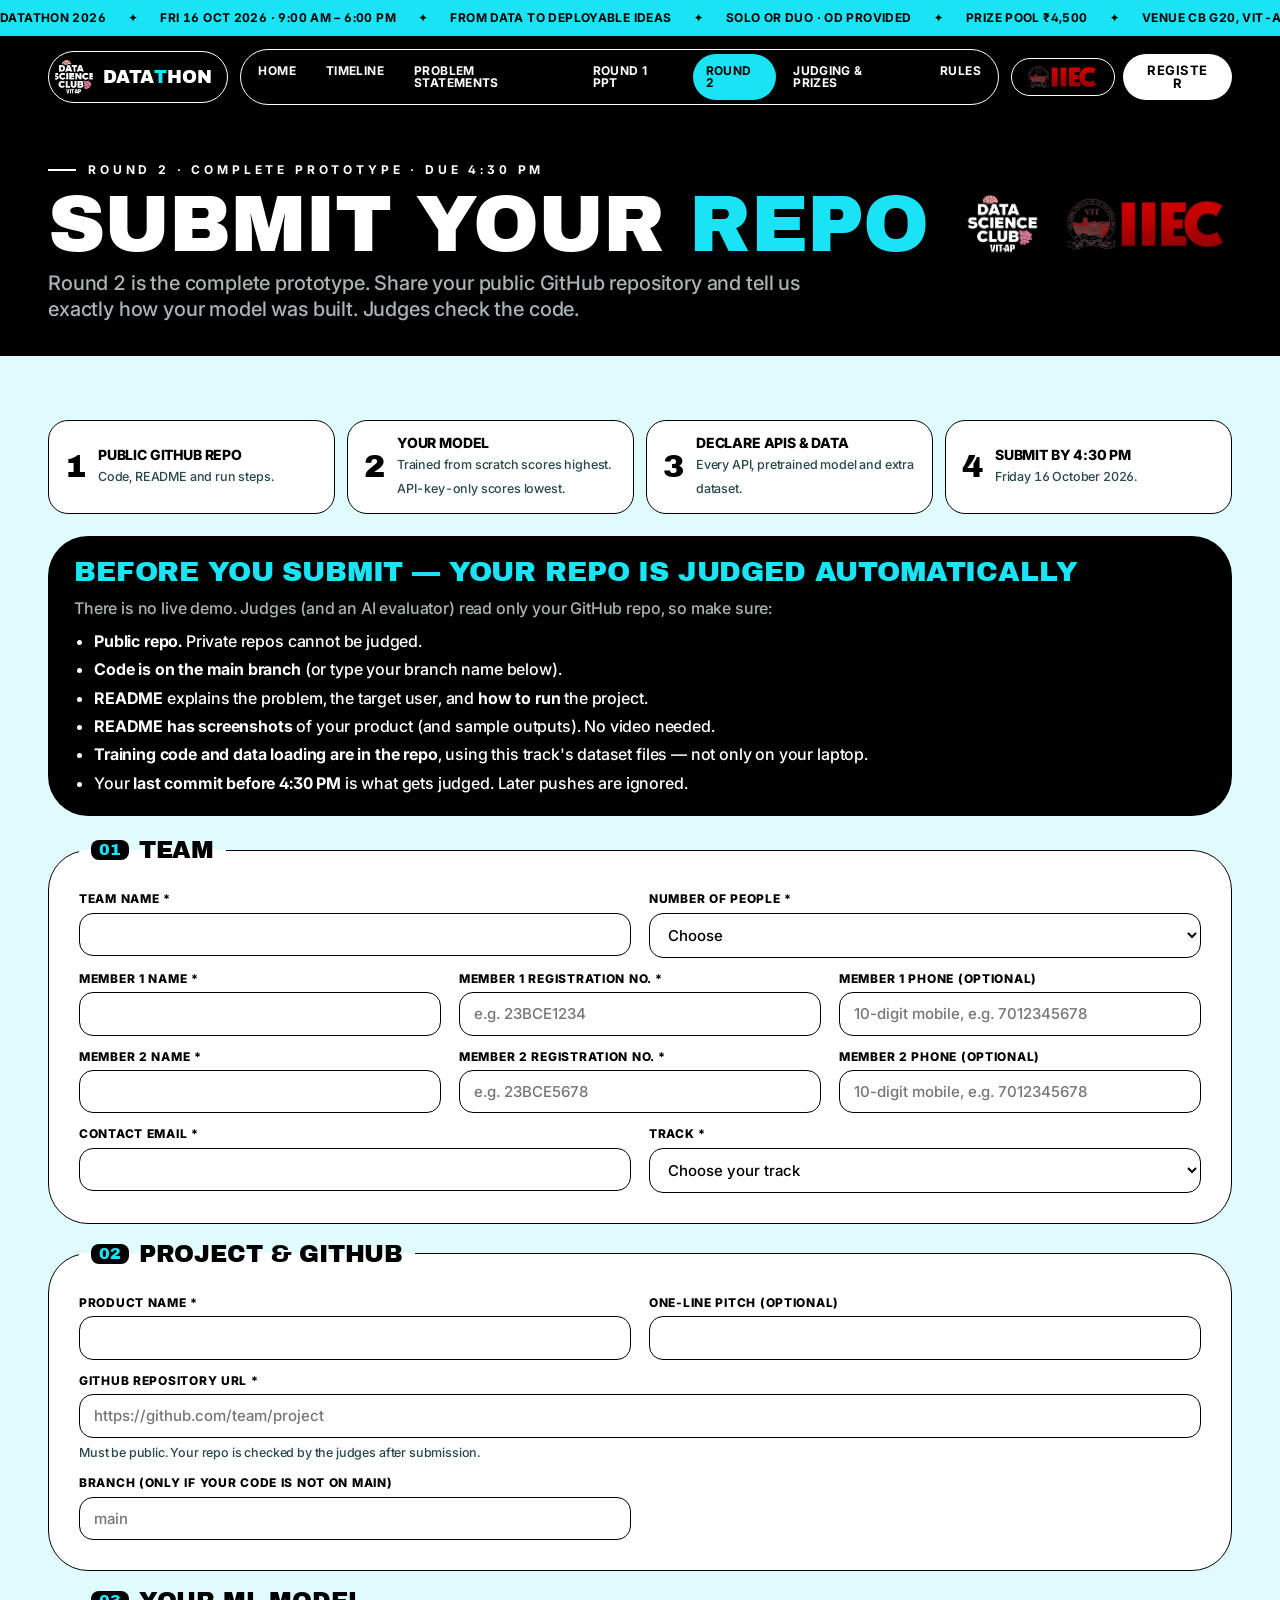
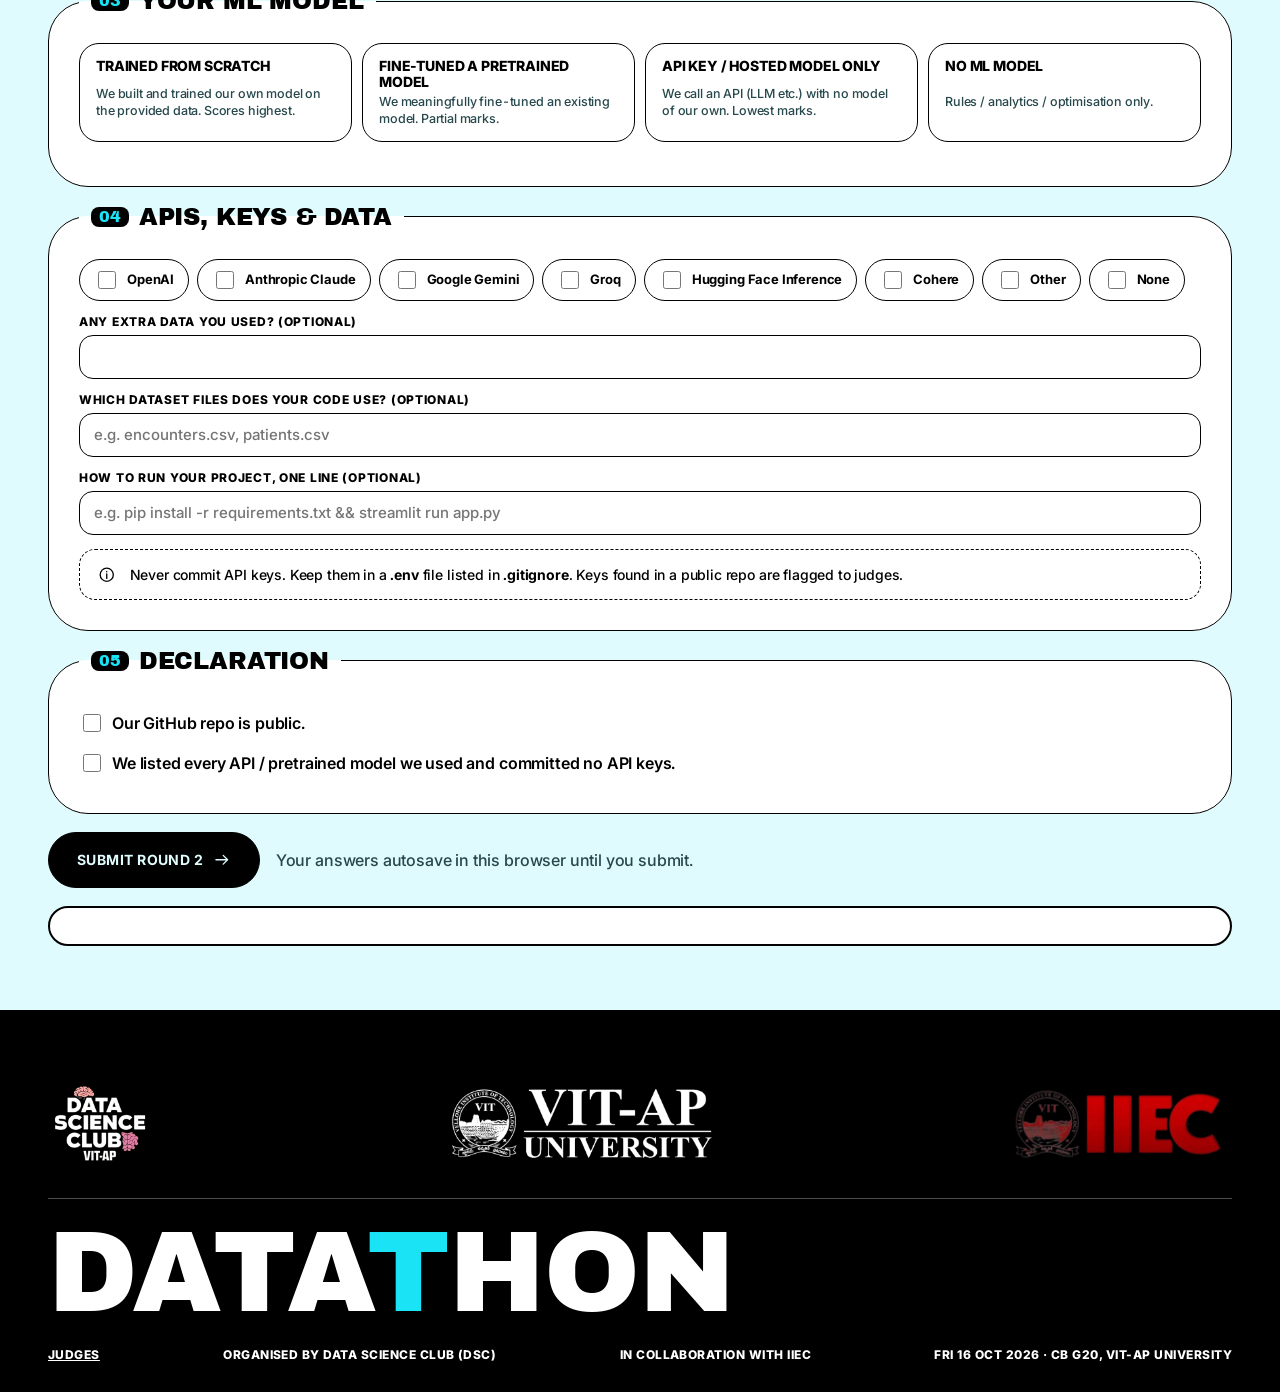
<file: docs/round2.html>
<!doctype html>
<html lang="en">
<head>
<meta charset="utf-8">
<meta name="viewport" content="width=device-width, initial-scale=1">
<title>Round 2 Submission · DATATHON 2026</title>
<meta name="description" content="Submit your GitHub repository and model details for DATATHON Round 2.">
<meta name="theme-color" content="#000000">
<link rel="icon" href="data:image/svg+xml,%3Csvg xmlns='http://www.w3.org/2000/svg' viewBox='0 0 64 64'%3E%3Crect width='64' height='64' rx='16' fill='%23000'/%3E%3Ctext x='32' y='46' font-family='Arial Black,Arial' font-weight='900' font-size='40' text-anchor='middle' fill='%2319e3f5'%3ET%3C/text%3E%3C/svg%3E">
<link rel="preconnect" href="https://fonts.googleapis.com">
<link rel="preconnect" href="https://fonts.gstatic.com" crossorigin>
<link href="https://fonts.googleapis.com/css2?family=Archivo+Black&family=Inter:wght@500;700;800&display=swap" rel="stylesheet">
<link rel="stylesheet" href="css/style.css">
<link rel="stylesheet" href="css/v2.css">
<link rel="stylesheet" href="css/v3.css">
<link rel="stylesheet" href="css/v4.css">
<link rel="stylesheet" href="css/v5.css">
<script>document.documentElement.className+=" js"</script>
</head>
<body>
<svg width="0" height="0" style="position:absolute" aria-hidden="true"><defs>
<symbol id="i-db" viewBox="0 0 24 24"><ellipse cx="12" cy="5.5" rx="7" ry="3"/><path d="M5 5.5v13c0 1.7 3.1 3 7 3s7-1.3 7-3v-13M5 12c0 1.7 3.1 3 7 3s7-1.3 7-3"/></symbol>
<symbol id="i-bars" viewBox="0 0 24 24"><path class="f" d="M4 20h3.2V13H4zM10.4 20h3.2V8h-3.2zM16.8 20H20V4h-3.2z" fill="currentColor" stroke="none"/></symbol>
<symbol id="i-cube" viewBox="0 0 24 24"><path d="M12 2.5l8 4.5v10l-8 4.5-8-4.5V7zM4 7l8 4.5L20 7M12 11.5v10"/></symbol>
<symbol id="i-bulb" viewBox="0 0 24 24"><path d="M9 18h6M10 21h4M12 3a6 6 0 0 0-3.5 10.9c.6.5 1 1.2 1 2.1h5c0-.9.4-1.6 1-2.1A6 6 0 0 0 12 3z"/></symbol>
<symbol id="i-calendar" viewBox="0 0 24 24"><rect x="3.5" y="5" width="17" height="15.5" rx="3"/><path d="M3.5 10h17M8 3v4M16 3v4"/></symbol>
<symbol id="i-pin" viewBox="0 0 24 24"><path d="M12 21s7-6.2 7-11.5A7 7 0 0 0 5 9.5C5 14.8 12 21 12 21z"/><circle cx="12" cy="9.5" r="2.5"/></symbol>
<symbol id="i-users" viewBox="0 0 24 24"><circle cx="8.5" cy="8" r="3"/><circle cx="16.5" cy="9" r="2.5"/><path d="M3 19c0-3 2.5-5 5.5-5s5.5 2 5.5 5M15 14.2c2.6-.3 6 .8 6 4.8"/></symbol>
<symbol id="i-arrow" viewBox="0 0 24 24"><path d="M4 12h16M14 6l6 6-6 6"/></symbol>
<symbol id="i-download" viewBox="0 0 24 24"><path d="M12 3v12M6.5 10.5L12 16l5.5-5.5M4 20h16"/></symbol>
<symbol id="i-plus" viewBox="0 0 24 24"><path d="M12 5v14M5 12h14"/></symbol>
<symbol id="i-health" viewBox="0 0 24 24"><path d="M9 3h6v6h6v6h-6v6H9v-6H3V9h6z"/></symbol>
<symbol id="i-cap" viewBox="0 0 24 24"><path d="M2 9l10-5 10 5-10 5zM6 11.5V16c0 1.5 2.7 3 6 3s6-1.5 6-3v-4.5M22 9v6"/></symbol>
<symbol id="i-coin" viewBox="0 0 24 24"><circle cx="12" cy="12" r="9"/><path d="M14.5 8.5c-.5-.8-1.5-1.2-2.5-1.2-1.4 0-2.5.8-2.5 2s1 1.6 2.5 2 2.5.8 2.5 2-1.1 2-2.5 2c-1 0-2-.4-2.5-1.2M12 5.5v1.8M12 16.7v1.8"/></symbol>
<symbol id="i-clock" viewBox="0 0 24 24"><circle cx="12" cy="12" r="9"/><path d="M12 7v5l3.5 2"/></symbol>
<symbol id="i-file" viewBox="0 0 24 24"><path d="M6 3h8l4 4v14H6zM14 3v4h4M9 13h6M9 17h6"/></symbol>
<symbol id="i-check" viewBox="0 0 24 24"><path d="M5 12.5l4.5 4.5L19 7.5"/></symbol>
<symbol id="i-trophy" viewBox="0 0 24 24"><path d="M8 4h8v6a4 4 0 0 1-8 0zM8 6H4v2a4 4 0 0 0 4 4M16 6h4v2a4 4 0 0 1-4 4M12 14v4M8 21h8M10 18h4"/></symbol>
<symbol id="i-flag" viewBox="0 0 24 24"><path d="M5 21V4M5 4h11l-2 4 2 4H5"/></symbol>
<symbol id="i-info" viewBox="0 0 24 24"><circle cx="12" cy="12" r="9"/><path d="M12 11v6M12 7.5v.5"/></symbol>
</defs></svg>
<div class="marquee" aria-label="Datathon announcements"><div class="marquee__track"><span>DATATHON 2026</span><span>Fri 16 Oct 2026 · 9:00 AM – 6:00 PM</span><span>From Data to Deployable Ideas</span><span>Solo or Duo · OD provided</span><span>Prize pool ₹4,500</span><span>Venue CB G20, VIT-AP University</span><span>Organised by Data Science Club × IIEC</span><span>DATATHON 2026</span><span>Fri 16 Oct 2026 · 9:00 AM – 6:00 PM</span><span>From Data to Deployable Ideas</span><span>Solo or Duo · OD provided</span><span>Prize pool ₹4,500</span><span>Venue CB G20, VIT-AP University</span><span>Organised by Data Science Club × IIEC</span><span>DATATHON 2026</span><span>Fri 16 Oct 2026 · 9:00 AM – 6:00 PM</span><span>From Data to Deployable Ideas</span><span>Solo or Duo · OD provided</span><span>Prize pool ₹4,500</span><span>Venue CB G20, VIT-AP University</span><span>Organised by Data Science Club × IIEC</span><span>DATATHON 2026</span><span>Fri 16 Oct 2026 · 9:00 AM – 6:00 PM</span><span>From Data to Deployable Ideas</span><span>Solo or Duo · OD provided</span><span>Prize pool ₹4,500</span><span>Venue CB G20, VIT-AP University</span><span>Organised by Data Science Club × IIEC</span></div></div><header class="nav-shell"><div class="wrap"><nav class="nav" aria-label="Main">
<a class="nav__brand" href="index.html" aria-label="DATATHON home"><img src="assets/logo-dsc.png" alt="Data Science Club VIT-AP"><span class="wordmark">DATA<b>T</b>HON</span></a>
<div class="nav__links" id="navlinks"><a href="index.html">Home</a><a href="timeline.html">Timeline</a><a href="problem-statements.html">Problem Statements</a><a href="ppt.html">Round 1 PPT</a><a href="round2.html" aria-current="page">Round 2</a><a href="judging.html">Judging & Prizes</a><a href="rules.html">Rules</a></div>
<div class="nav__cta"><span class="nav__iiec"><img src="assets/logo-iiec.png" alt="IIEC"></span><a class="btn btn--fill" href="https://forms.gle/7uUpkc1J9UCxxKup7" target="_blank" rel="noopener">Register</a>
<button class="nav__plus" id="navplus" aria-expanded="false" aria-controls="navlinks" aria-label="Menu"><svg class="icon " aria-hidden="true"><use href="#i-plus"/></svg></button></div>
</nav></div></header><main><section class="band band-dark page-head"><div class="wrap">
<div class="page-head__row"><div><span class="eyebrow">Round 2 · complete prototype · due 4:30 PM</span><h1 class="display ph-title">Submit your <span class="t">repo</span></h1></div>
<div class="page-head__logos"><img src="assets/logo-dsc.png" alt="Data Science Club VIT-AP"><img src="assets/logo-iiec.png" alt="IIEC"></div></div>
<p class="lede">Round 2 is the complete prototype. Share your public GitHub repository and tell us exactly how your model was built. Judges check the code.</p></div></section><section class="band band-wash band--tight"><div class="wrap">
<div class="r2info"><div class="r2step"><span>1</span><div><b>Public GitHub repo</b><small>Code, README and run steps.</small></div></div><div class="r2step"><span>2</span><div><b>Your model</b><small>Trained from scratch scores highest. API-key-only scores lowest.</small></div></div><div class="r2step"><span>3</span><div><b>Declare APIs & data</b><small>Every API, pretrained model and extra dataset.</small></div></div><div class="r2step"><span>4</span><div><b>Submit by 4:30 PM</b><small>Friday 16 October 2026.</small></div></div></div>
<div class="r2check">
<h3>Before you submit — your repo is judged automatically</h3>
<p>There is no live demo. Judges (and an AI evaluator) read only your GitHub repo, so make sure:</p>
<ul>
<li><b>Public repo.</b> Private repos cannot be judged.</li>
<li><b>Code is on the main branch</b> (or type your branch name below).</li>
<li><b>README</b> explains the problem, the target user, and <b>how to run</b> the project.</li>
<li><b>README has screenshots</b> of your product (and sample outputs). No video needed.</li>
<li><b>Training code and data loading are in the repo</b>, using this track's dataset files — not only on your laptop.</li>
<li>Your <b>last commit before 4:30 PM</b> is what gets judged. Later pushes are ignored.</li>
</ul>
</div>
<form id="r2form" class="r2form" novalidate>
<fieldset><legend><span>01</span> Team</legend><div class="fgrid">
<label class="fld"><span>Team name *</span><input type="text" name="team" placeholder="" required></label>
<label class="fld"><span>Number of people *</span><select name="size" required><option value="">Choose</option><option value="1">1 (solo)</option><option value="2">2 (duo)</option></select></label>
<div class="fld fld--wide memblock"><div class="fgrid"><label class="fld"><span>Member 1 name *</span><input type="text" name="m1name" required></label><label class="fld"><span>Member 1 registration no. *</span><input type="text" name="m1reg" required placeholder="e.g. 23BCE1234"></label><label class="fld"><span>Member 1 phone (optional)</span><input type="tel" name="m1phone" inputmode="tel" placeholder="10-digit mobile, e.g. 7012345678"></label><label class="fld" data-m2 hidden><span>Member 2 name *</span><input type="text" name="m2name" disabled></label><label class="fld" data-m2 hidden><span>Member 2 registration no. *</span><input type="text" name="m2reg" disabled placeholder="e.g. 23BCE5678"></label><label class="fld" data-m2 hidden><span>Member 2 phone (optional)</span><input type="tel" name="m2phone" disabled inputmode="tel" placeholder="10-digit mobile, e.g. 7012345678"></label></div><input type="hidden" name="members"><input type="hidden" name="regNos"><input type="hidden" name="phones"></div>
<label class="fld"><span>Contact email *</span><input type="email" name="email" placeholder="" required></label>
<label class="fld"><span>Track *</span><select name="track" required><option value="">Choose your track</option><option value="01 Health">Track 1 · Health</option><option value="02 Education">Track 2 · Education</option><option value="03 Smart City">Track 3 · Smart City</option><option value="04 Business">Track 4 · Business</option></select></label>
</div></fieldset>
<fieldset><legend><span>02</span> Project &amp; GitHub</legend><div class="fgrid">
<label class="fld"><span>Product name *</span><input type="text" name="product" placeholder="" required></label><label class="fld"><span>One-line pitch (optional)</span><input type="text" name="pitch" placeholder=""></label>
<label class="fld fld--wide"><span>GitHub repository URL *</span><input type="url" name="repo" placeholder="https://github.com/team/project" required><small>Must be public. Your repo is checked by the judges after submission.</small></label>
<label class="fld"><span>Branch (only if your code is not on main)</span><input type="text" name="branch" placeholder="main"></label>

</div></fieldset>
<fieldset><legend><span>03</span> Your ML model</legend>
<div class="opts" role="radiogroup" aria-label="Model type"><label class="opt"><input type="radio" name="modelType" value="scratch" required><span><b>Trained from scratch</b><small>We built and trained our own model on the provided data. Scores highest.</small></span></label><label class="opt"><input type="radio" name="modelType" value="finetuned" required><span><b>Fine-tuned a pretrained model</b><small>We meaningfully fine-tuned an existing model. Partial marks.</small></span></label><label class="opt"><input type="radio" name="modelType" value="api" required><span><b>API key / hosted model only</b><small>We call an API (LLM etc.) with no model of our own. Lowest marks.</small></span></label><label class="opt"><input type="radio" name="modelType" value="none" required><span><b>No ML model</b><small>Rules / analytics / optimisation only.</small></span></label></div>
<div class="fgrid" style="margin-top:14px">
<div class="fgrid fld--wide" data-when="scratch finetuned" hidden>
<label class="fld"><span>What does your model predict? *</span><input type="text" name="task" placeholder="e.g. waiting time at a hospital" required></label><label class="fld"><span>Algorithm used *</span><input type="text" name="algo" placeholder="e.g. Random Forest, LSTM" required></label>
<label class="fld"><span>Training code file in your repo *</span><input type="text" name="trainPath" placeholder="e.g. notebooks/train.ipynb" required></label><label class="fld"><span>Result, if you measured one (optional)</span><input type="text" name="metric" placeholder="e.g. error 6 min"></label>
</div>
<div class="fld--wide" data-when="api" hidden><label class="fld fld--wide"><span>What does the API do in your product? *</span><textarea name="apiUse" rows="2" placeholder="" required></textarea></label></div>
</div></fieldset>
<fieldset><legend><span>04</span> APIs, keys &amp; data</legend>
<div class="chks"><label class="chk"><input type="checkbox" name="api" value="OpenAI"><span>OpenAI</span></label><label class="chk"><input type="checkbox" name="api" value="Anthropic Claude"><span>Anthropic Claude</span></label><label class="chk"><input type="checkbox" name="api" value="Google Gemini"><span>Google Gemini</span></label><label class="chk"><input type="checkbox" name="api" value="Groq"><span>Groq</span></label><label class="chk"><input type="checkbox" name="api" value="Hugging Face Inference"><span>Hugging Face Inference</span></label><label class="chk"><input type="checkbox" name="api" value="Cohere"><span>Cohere</span></label><label class="chk"><input type="checkbox" name="api" value="Other"><span>Other</span></label><label class="chk"><input type="checkbox" name="api" value="None"><span>None</span></label></div>
<div class="fgrid" style="margin-top:14px">
<label class="fld fld--wide"><span>Any extra data you used? (optional)</span><input type="text" name="extraData" placeholder=""></label>
<label class="fld fld--wide"><span>Which dataset files does your code use? (optional)</span><input type="text" name="datasetsUsed" placeholder="e.g. encounters.csv, patients.csv"></label>
<label class="fld fld--wide"><span>How to run your project, one line (optional)</span><input type="text" name="howToRun" placeholder="e.g. pip install -r requirements.txt && streamlit run app.py"></label>
</div>
<div class="notice"><svg class="icon " aria-hidden="true"><use href="#i-info"/></svg><span>Never commit API keys. Keep them in a <b>.env</b> file listed in <b>.gitignore</b>. Keys found in a public repo are flagged to judges.</span></div>
</fieldset>
<fieldset><legend><span>05</span> Declaration</legend><label class="chk chk--block"><input type="checkbox" name="decl" value="Our GitHub repo is public." required><span>Our GitHub repo is public.</span></label><label class="chk chk--block"><input type="checkbox" name="decl" value="We listed every API / pretrained model we used and committed no API keys." required><span>We listed every API / pretrained model we used and committed no API keys.</span></label></fieldset>
<div class="r2actions"><button class="btn btn--fill btn--lg" type="submit">Submit Round 2 <svg class="icon " aria-hidden="true"><use href="#i-arrow"/></svg></button><span class="muted">Your answers autosave in this browser until you submit.</span></div>
<div id="r2out" class="r2out" hidden></div>
</form>
</div></section></main><footer class="band band-dark footer"><div class="wrap">
<div class="footer__logos">
<img src="assets/logo-dsc.png" alt="Data Science Club, VIT-AP">
<img src="assets/logo-vitap.png" alt="VIT-AP University">
<img src="assets/logo-iiec.png" alt="IIEC">
</div>
<div class="display footer__big" aria-hidden="true">DATA<span class="t">T</span>HON</div>
<div class="footer__meta"><a href="judge.html">Judges</a><span>Organised by Data Science Club (DSC)</span><span>In collaboration with IIEC</span><span>Fri 16 Oct 2026 · CB G20, VIT-AP University</span></div>
</div></footer>
<script src="js/site.js"></script>
<script src="js/config.js"></script>
<script src="js/repocheck.js"></script>
<script src="js/round2.js"></script>
<script src="js/members.js"></script>
<script>if(Date.now()<Date.parse('2026-10-16T13:00:00+05:30')){document.body.innerHTML='<main style="min-height:100vh;display:grid;place-items:center;background:#000;color:#fff;text-align:center;font-family:Inter,sans-serif;padding:24px"><div><p style="letter-spacing:.3em;color:#19e3f5;font-weight:800;font-size:12px">LOCKED UNTIL RELEASE</p><h1 style="font-size:clamp(34px,8vw,84px);margin:16px 0">ROUND 2 OPENS AT 1:00 PM</h1><p style="color:#a9b4b6">Friday 16 October 2026, 1:00 PM IST.</p><p><a href="index.html" style="color:#fff">Back to home</a></p></div></main>';}</script></body>
</html>
</file>
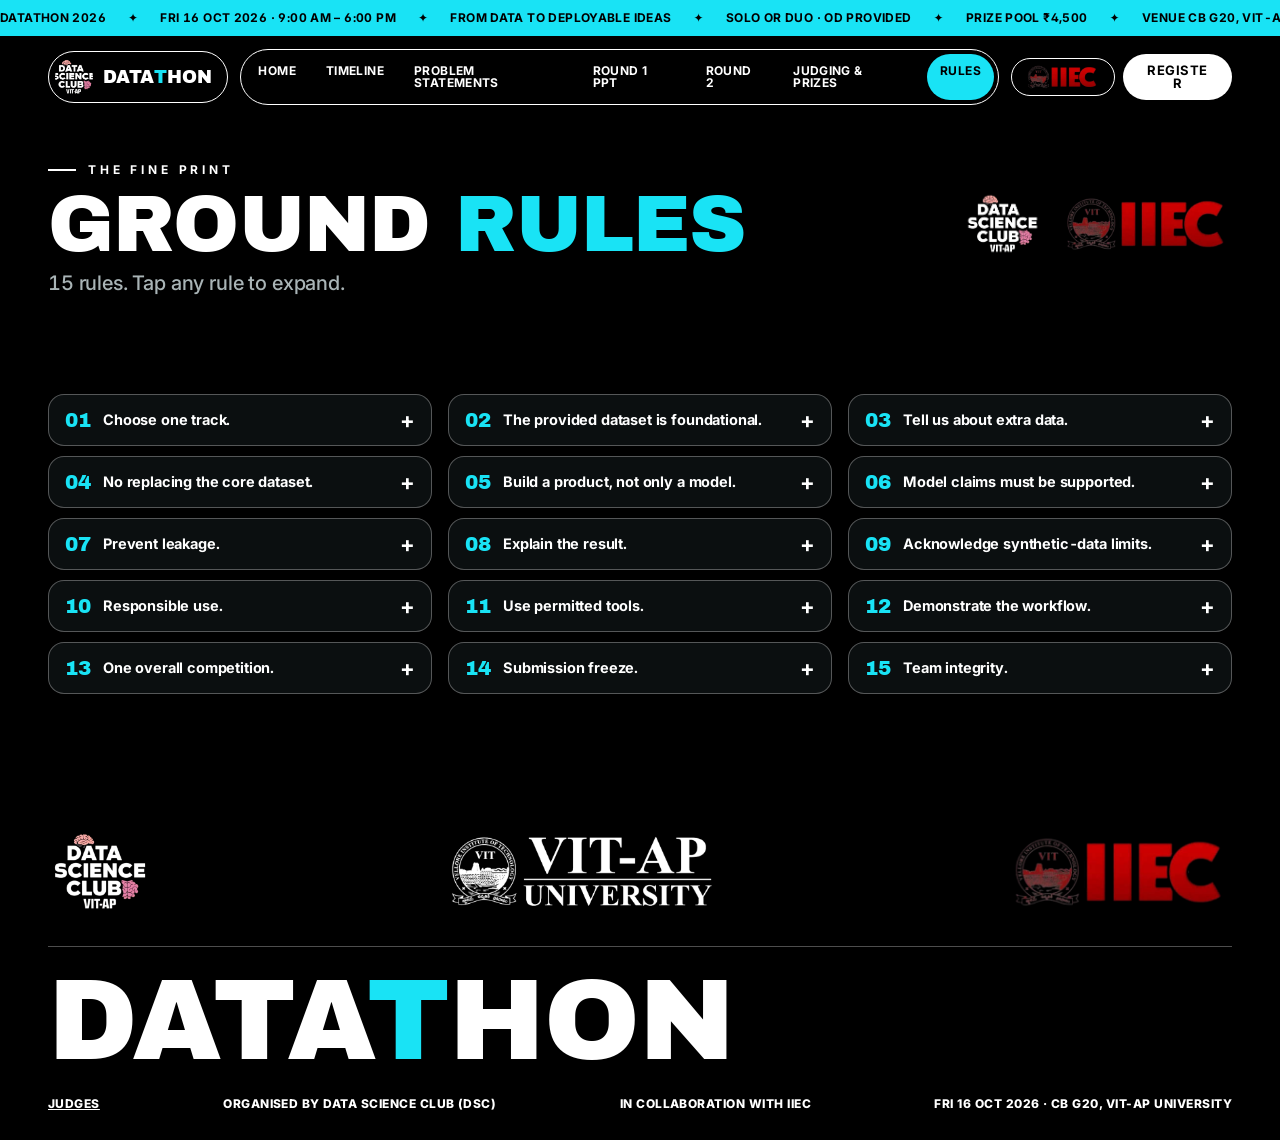
<file: docs/rules.html>
<!doctype html>
<html lang="en">
<head>
<meta charset="utf-8">
<meta name="viewport" content="width=device-width, initial-scale=1">
<title>Rules · DATATHON 2026</title>
<meta name="description" content="DATATHON rules.">
<meta name="theme-color" content="#000000">
<link rel="icon" href="data:image/svg+xml,%3Csvg xmlns='http://www.w3.org/2000/svg' viewBox='0 0 64 64'%3E%3Crect width='64' height='64' rx='16' fill='%23000'/%3E%3Ctext x='32' y='46' font-family='Arial Black,Arial' font-weight='900' font-size='40' text-anchor='middle' fill='%2319e3f5'%3ET%3C/text%3E%3C/svg%3E">
<link rel="preconnect" href="https://fonts.googleapis.com">
<link rel="preconnect" href="https://fonts.gstatic.com" crossorigin>
<link href="https://fonts.googleapis.com/css2?family=Archivo+Black&family=Inter:wght@500;700;800&display=swap" rel="stylesheet">
<link rel="stylesheet" href="css/style.css">
<link rel="stylesheet" href="css/v2.css">
<link rel="stylesheet" href="css/v3.css">
<link rel="stylesheet" href="css/v4.css">
<link rel="stylesheet" href="css/v5.css">
<script>document.documentElement.className+=" js"</script>
</head>
<body>
<svg width="0" height="0" style="position:absolute" aria-hidden="true"><defs>
<symbol id="i-db" viewBox="0 0 24 24"><ellipse cx="12" cy="5.5" rx="7" ry="3"/><path d="M5 5.5v13c0 1.7 3.1 3 7 3s7-1.3 7-3v-13M5 12c0 1.7 3.1 3 7 3s7-1.3 7-3"/></symbol>
<symbol id="i-bars" viewBox="0 0 24 24"><path class="f" d="M4 20h3.2V13H4zM10.4 20h3.2V8h-3.2zM16.8 20H20V4h-3.2z" fill="currentColor" stroke="none"/></symbol>
<symbol id="i-cube" viewBox="0 0 24 24"><path d="M12 2.5l8 4.5v10l-8 4.5-8-4.5V7zM4 7l8 4.5L20 7M12 11.5v10"/></symbol>
<symbol id="i-bulb" viewBox="0 0 24 24"><path d="M9 18h6M10 21h4M12 3a6 6 0 0 0-3.5 10.9c.6.5 1 1.2 1 2.1h5c0-.9.4-1.6 1-2.1A6 6 0 0 0 12 3z"/></symbol>
<symbol id="i-calendar" viewBox="0 0 24 24"><rect x="3.5" y="5" width="17" height="15.5" rx="3"/><path d="M3.5 10h17M8 3v4M16 3v4"/></symbol>
<symbol id="i-pin" viewBox="0 0 24 24"><path d="M12 21s7-6.2 7-11.5A7 7 0 0 0 5 9.5C5 14.8 12 21 12 21z"/><circle cx="12" cy="9.5" r="2.5"/></symbol>
<symbol id="i-users" viewBox="0 0 24 24"><circle cx="8.5" cy="8" r="3"/><circle cx="16.5" cy="9" r="2.5"/><path d="M3 19c0-3 2.5-5 5.5-5s5.5 2 5.5 5M15 14.2c2.6-.3 6 .8 6 4.8"/></symbol>
<symbol id="i-arrow" viewBox="0 0 24 24"><path d="M4 12h16M14 6l6 6-6 6"/></symbol>
<symbol id="i-download" viewBox="0 0 24 24"><path d="M12 3v12M6.5 10.5L12 16l5.5-5.5M4 20h16"/></symbol>
<symbol id="i-plus" viewBox="0 0 24 24"><path d="M12 5v14M5 12h14"/></symbol>
<symbol id="i-health" viewBox="0 0 24 24"><path d="M9 3h6v6h6v6h-6v6H9v-6H3V9h6z"/></symbol>
<symbol id="i-cap" viewBox="0 0 24 24"><path d="M2 9l10-5 10 5-10 5zM6 11.5V16c0 1.5 2.7 3 6 3s6-1.5 6-3v-4.5M22 9v6"/></symbol>
<symbol id="i-coin" viewBox="0 0 24 24"><circle cx="12" cy="12" r="9"/><path d="M14.5 8.5c-.5-.8-1.5-1.2-2.5-1.2-1.4 0-2.5.8-2.5 2s1 1.6 2.5 2 2.5.8 2.5 2-1.1 2-2.5 2c-1 0-2-.4-2.5-1.2M12 5.5v1.8M12 16.7v1.8"/></symbol>
<symbol id="i-clock" viewBox="0 0 24 24"><circle cx="12" cy="12" r="9"/><path d="M12 7v5l3.5 2"/></symbol>
<symbol id="i-file" viewBox="0 0 24 24"><path d="M6 3h8l4 4v14H6zM14 3v4h4M9 13h6M9 17h6"/></symbol>
<symbol id="i-check" viewBox="0 0 24 24"><path d="M5 12.5l4.5 4.5L19 7.5"/></symbol>
<symbol id="i-trophy" viewBox="0 0 24 24"><path d="M8 4h8v6a4 4 0 0 1-8 0zM8 6H4v2a4 4 0 0 0 4 4M16 6h4v2a4 4 0 0 1-4 4M12 14v4M8 21h8M10 18h4"/></symbol>
<symbol id="i-flag" viewBox="0 0 24 24"><path d="M5 21V4M5 4h11l-2 4 2 4H5"/></symbol>
<symbol id="i-info" viewBox="0 0 24 24"><circle cx="12" cy="12" r="9"/><path d="M12 11v6M12 7.5v.5"/></symbol>
</defs></svg>
<div class="marquee" aria-label="Datathon announcements"><div class="marquee__track"><span>DATATHON 2026</span><span>Fri 16 Oct 2026 · 9:00 AM – 6:00 PM</span><span>From Data to Deployable Ideas</span><span>Solo or Duo · OD provided</span><span>Prize pool ₹4,500</span><span>Venue CB G20, VIT-AP University</span><span>Organised by Data Science Club × IIEC</span><span>DATATHON 2026</span><span>Fri 16 Oct 2026 · 9:00 AM – 6:00 PM</span><span>From Data to Deployable Ideas</span><span>Solo or Duo · OD provided</span><span>Prize pool ₹4,500</span><span>Venue CB G20, VIT-AP University</span><span>Organised by Data Science Club × IIEC</span><span>DATATHON 2026</span><span>Fri 16 Oct 2026 · 9:00 AM – 6:00 PM</span><span>From Data to Deployable Ideas</span><span>Solo or Duo · OD provided</span><span>Prize pool ₹4,500</span><span>Venue CB G20, VIT-AP University</span><span>Organised by Data Science Club × IIEC</span><span>DATATHON 2026</span><span>Fri 16 Oct 2026 · 9:00 AM – 6:00 PM</span><span>From Data to Deployable Ideas</span><span>Solo or Duo · OD provided</span><span>Prize pool ₹4,500</span><span>Venue CB G20, VIT-AP University</span><span>Organised by Data Science Club × IIEC</span></div></div><header class="nav-shell"><div class="wrap"><nav class="nav" aria-label="Main">
<a class="nav__brand" href="index.html" aria-label="DATATHON home"><img src="assets/logo-dsc.png" alt="Data Science Club VIT-AP"><span class="wordmark">DATA<b>T</b>HON</span></a>
<div class="nav__links" id="navlinks"><a href="index.html">Home</a><a href="timeline.html">Timeline</a><a href="problem-statements.html">Problem Statements</a><a href="ppt.html">Round 1 PPT</a><a href="round2.html">Round 2</a><a href="judging.html">Judging & Prizes</a><a href="rules.html" aria-current="page">Rules</a></div>
<div class="nav__cta"><span class="nav__iiec"><img src="assets/logo-iiec.png" alt="IIEC"></span><a class="btn btn--fill" href="https://forms.gle/7uUpkc1J9UCxxKup7" target="_blank" rel="noopener">Register</a>
<button class="nav__plus" id="navplus" aria-expanded="false" aria-controls="navlinks" aria-label="Menu"><svg class="icon " aria-hidden="true"><use href="#i-plus"/></svg></button></div>
</nav></div></header><main><section class="band band-dark page-head"><div class="wrap">
<div class="page-head__row"><div><span class="eyebrow">The fine print</span><h1 class="display ph-title">Ground <span class="t">rules</span></h1></div>
<div class="page-head__logos"><img src="assets/logo-dsc.png" alt="Data Science Club VIT-AP"><img src="assets/logo-iiec.png" alt="IIEC"></div></div>
<p class="lede">15 rules. Tap any rule to expand.</p></div></section><section class="band band-dark band--tight"><div class="wrap">
<div class="rules"><details class="rule"><summary data-n="01">Choose one track.</summary><p>Build against the corresponding problem statement and starter dataset.</p></details><details class="rule"><summary data-n="02">The provided dataset is foundational.</summary><p>You may add relevant public data, APIs or self-collected data if permitted, but you must still use the supplied dataset meaningfully.</p></details><details class="rule"><summary data-n="03">Tell us about extra data.</summary><p>If you used data beyond the provided pack, say where it came from.</p></details><details class="rule"><summary data-n="04">No replacing the core dataset.</summary><p>A product that ignores the provided data and relies entirely on an external API will lose data-use marks.</p></details><details class="rule"><summary data-n="05">Build a product, not only a model.</summary><p>A notebook, static chart or model file alone is not a complete submission.</p></details><details class="rule"><summary data-n="06">Model claims must be supported.</summary><p>Report the evaluation method and appropriate metrics. Do not claim “high accuracy” without evidence.</p></details><details class="rule"><summary data-n="07">Prevent leakage.</summary><p>Use time-based or group-based splits where appropriate; never use future information to predict the past.</p></details><details class="rule"><summary data-n="08">Explain the result.</summary><p>A user should understand why a prediction, alert or recommendation appeared.</p></details><details class="rule"><summary data-n="09">Acknowledge synthetic-data limits.</summary><p>You cannot claim the generated data proves real-world performance.</p></details><details class="rule"><summary data-n="10">Responsible use.</summary><p>No real personal/medical records, unauthorised access, unsafe live deployment or misleading public-safety claims.</p></details><details class="rule"><summary data-n="11">Use permitted tools.</summary><p>Disclose every API key, pretrained model and external service. They are allowed as supporting parts, but a model trained from scratch earns far more marks than an API-key solution.</p></details><details class="rule"><summary data-n="12">Demonstrate the workflow.</summary><p>Judges should see a real input and a useful product output.</p></details><details class="rule"><summary data-n="13">One overall competition.</summary><p>All tracks use the same judging rubric and compete for the same prizes.</p></details><details class="rule"><summary data-n="14">Submission freeze.</summary><p>Submit your source/demo and presentation by the deadline announced by the organisers.</p></details><details class="rule"><summary data-n="15">Team integrity.</summary><p>Identify borrowed code, datasets, models and templates. Plagiarism or fabricated evaluation results may lead to disqualification.</p></details></div>
</div></section></main><footer class="band band-dark footer"><div class="wrap">
<div class="footer__logos">
<img src="assets/logo-dsc.png" alt="Data Science Club, VIT-AP">
<img src="assets/logo-vitap.png" alt="VIT-AP University">
<img src="assets/logo-iiec.png" alt="IIEC">
</div>
<div class="display footer__big" aria-hidden="true">DATA<span class="t">T</span>HON</div>
<div class="footer__meta"><a href="judge.html">Judges</a><span>Organised by Data Science Club (DSC)</span><span>In collaboration with IIEC</span><span>Fri 16 Oct 2026 · CB G20, VIT-AP University</span></div>
</div></footer>
<script src="js/site.js"></script>
</body>
</html>
</file>
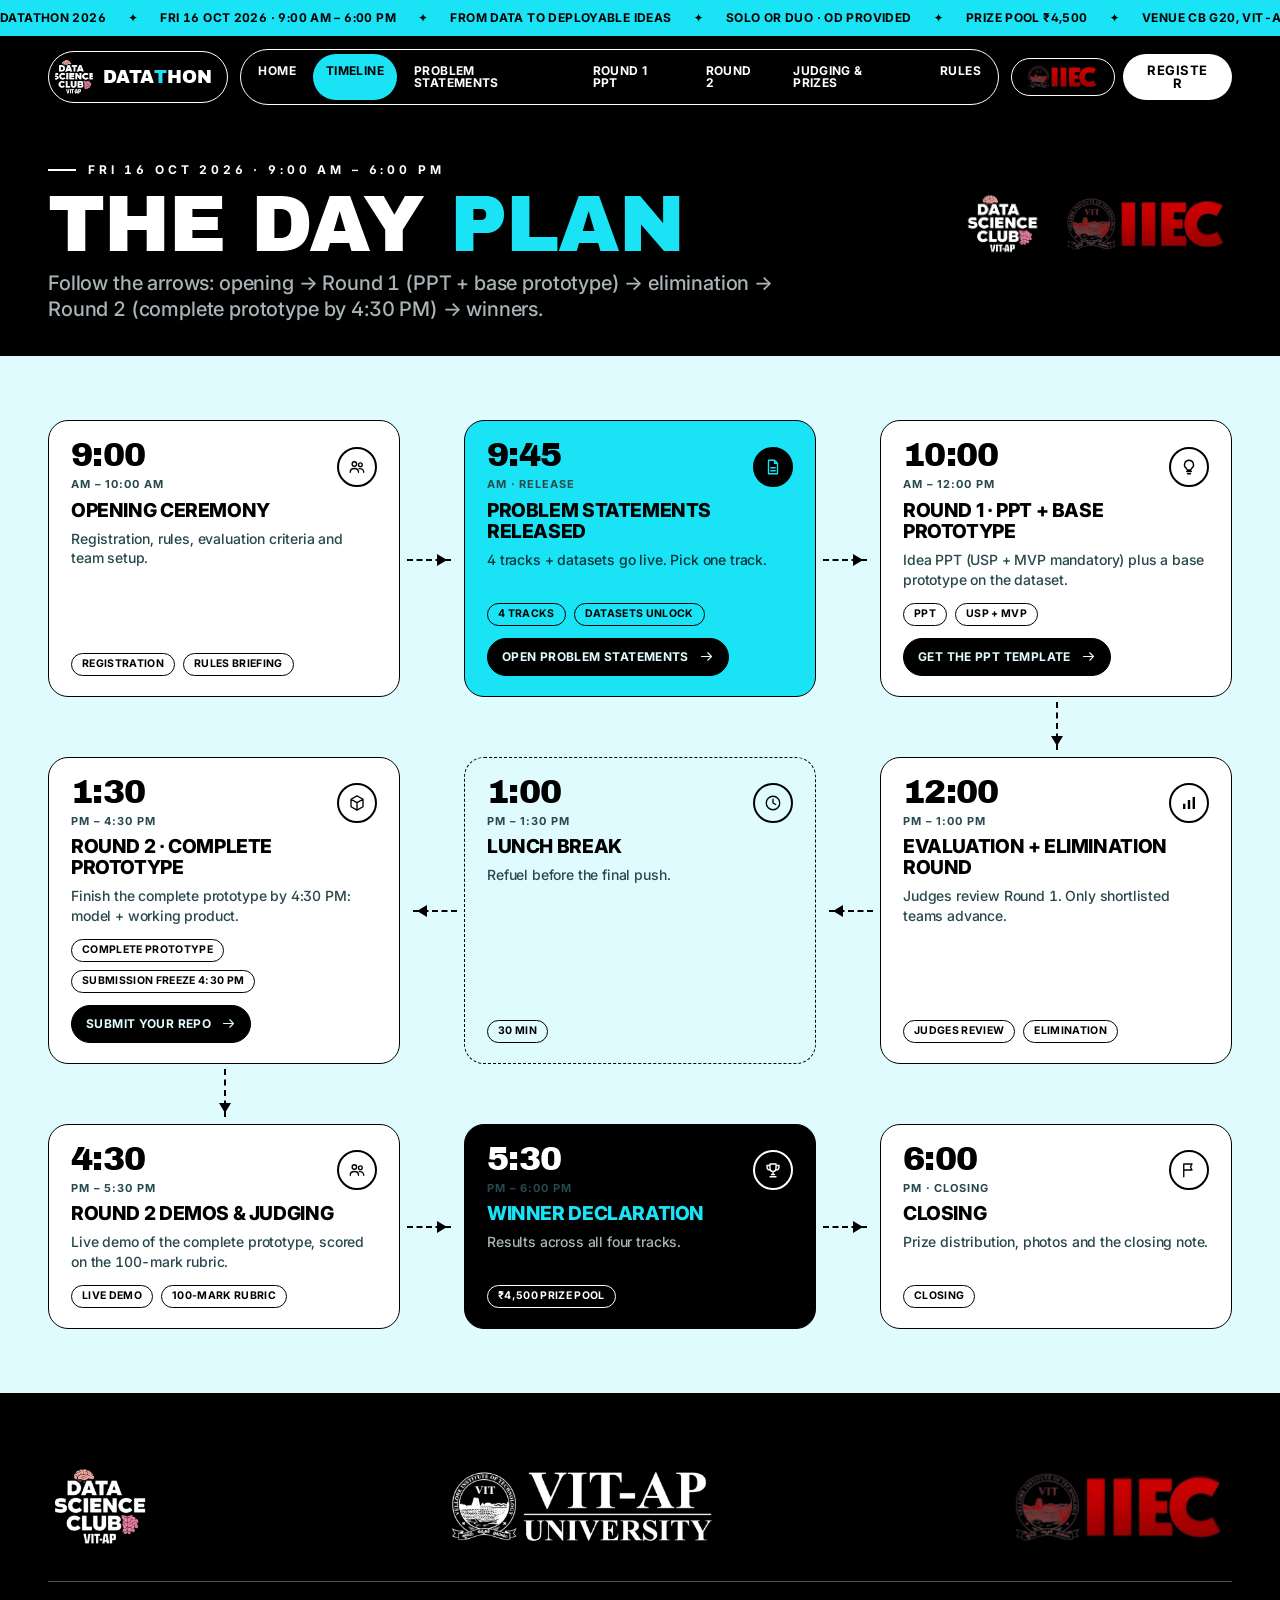
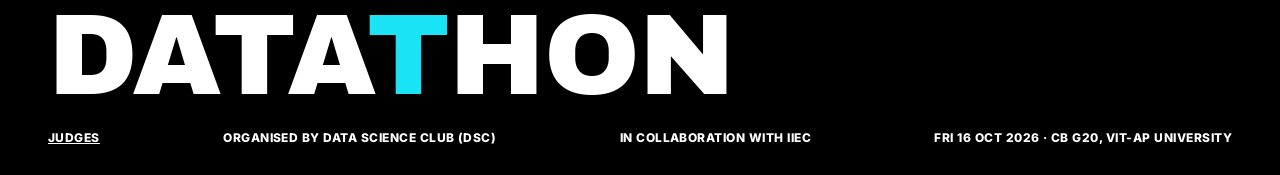
<file: docs/timeline.html>
<!doctype html>
<html lang="en">
<head>
<meta charset="utf-8">
<meta name="viewport" content="width=device-width, initial-scale=1">
<title>Timeline · DATATHON 2026</title>
<meta name="description" content="DATATHON event itinerary for 16 October 2026.">
<meta name="theme-color" content="#000000">
<link rel="icon" href="data:image/svg+xml,%3Csvg xmlns='http://www.w3.org/2000/svg' viewBox='0 0 64 64'%3E%3Crect width='64' height='64' rx='16' fill='%23000'/%3E%3Ctext x='32' y='46' font-family='Arial Black,Arial' font-weight='900' font-size='40' text-anchor='middle' fill='%2319e3f5'%3ET%3C/text%3E%3C/svg%3E">
<link rel="preconnect" href="https://fonts.googleapis.com">
<link rel="preconnect" href="https://fonts.gstatic.com" crossorigin>
<link href="https://fonts.googleapis.com/css2?family=Archivo+Black&family=Inter:wght@500;700;800&display=swap" rel="stylesheet">
<link rel="stylesheet" href="css/style.css">
<link rel="stylesheet" href="css/v2.css">
<link rel="stylesheet" href="css/v3.css">
<link rel="stylesheet" href="css/v4.css">
<link rel="stylesheet" href="css/v5.css">
<script>document.documentElement.className+=" js"</script>
</head>
<body>
<svg width="0" height="0" style="position:absolute" aria-hidden="true"><defs>
<symbol id="i-db" viewBox="0 0 24 24"><ellipse cx="12" cy="5.5" rx="7" ry="3"/><path d="M5 5.5v13c0 1.7 3.1 3 7 3s7-1.3 7-3v-13M5 12c0 1.7 3.1 3 7 3s7-1.3 7-3"/></symbol>
<symbol id="i-bars" viewBox="0 0 24 24"><path class="f" d="M4 20h3.2V13H4zM10.4 20h3.2V8h-3.2zM16.8 20H20V4h-3.2z" fill="currentColor" stroke="none"/></symbol>
<symbol id="i-cube" viewBox="0 0 24 24"><path d="M12 2.5l8 4.5v10l-8 4.5-8-4.5V7zM4 7l8 4.5L20 7M12 11.5v10"/></symbol>
<symbol id="i-bulb" viewBox="0 0 24 24"><path d="M9 18h6M10 21h4M12 3a6 6 0 0 0-3.5 10.9c.6.5 1 1.2 1 2.1h5c0-.9.4-1.6 1-2.1A6 6 0 0 0 12 3z"/></symbol>
<symbol id="i-calendar" viewBox="0 0 24 24"><rect x="3.5" y="5" width="17" height="15.5" rx="3"/><path d="M3.5 10h17M8 3v4M16 3v4"/></symbol>
<symbol id="i-pin" viewBox="0 0 24 24"><path d="M12 21s7-6.2 7-11.5A7 7 0 0 0 5 9.5C5 14.8 12 21 12 21z"/><circle cx="12" cy="9.5" r="2.5"/></symbol>
<symbol id="i-users" viewBox="0 0 24 24"><circle cx="8.5" cy="8" r="3"/><circle cx="16.5" cy="9" r="2.5"/><path d="M3 19c0-3 2.5-5 5.5-5s5.5 2 5.5 5M15 14.2c2.6-.3 6 .8 6 4.8"/></symbol>
<symbol id="i-arrow" viewBox="0 0 24 24"><path d="M4 12h16M14 6l6 6-6 6"/></symbol>
<symbol id="i-download" viewBox="0 0 24 24"><path d="M12 3v12M6.5 10.5L12 16l5.5-5.5M4 20h16"/></symbol>
<symbol id="i-plus" viewBox="0 0 24 24"><path d="M12 5v14M5 12h14"/></symbol>
<symbol id="i-health" viewBox="0 0 24 24"><path d="M9 3h6v6h6v6h-6v6H9v-6H3V9h6z"/></symbol>
<symbol id="i-cap" viewBox="0 0 24 24"><path d="M2 9l10-5 10 5-10 5zM6 11.5V16c0 1.5 2.7 3 6 3s6-1.5 6-3v-4.5M22 9v6"/></symbol>
<symbol id="i-coin" viewBox="0 0 24 24"><circle cx="12" cy="12" r="9"/><path d="M14.5 8.5c-.5-.8-1.5-1.2-2.5-1.2-1.4 0-2.5.8-2.5 2s1 1.6 2.5 2 2.5.8 2.5 2-1.1 2-2.5 2c-1 0-2-.4-2.5-1.2M12 5.5v1.8M12 16.7v1.8"/></symbol>
<symbol id="i-clock" viewBox="0 0 24 24"><circle cx="12" cy="12" r="9"/><path d="M12 7v5l3.5 2"/></symbol>
<symbol id="i-file" viewBox="0 0 24 24"><path d="M6 3h8l4 4v14H6zM14 3v4h4M9 13h6M9 17h6"/></symbol>
<symbol id="i-check" viewBox="0 0 24 24"><path d="M5 12.5l4.5 4.5L19 7.5"/></symbol>
<symbol id="i-trophy" viewBox="0 0 24 24"><path d="M8 4h8v6a4 4 0 0 1-8 0zM8 6H4v2a4 4 0 0 0 4 4M16 6h4v2a4 4 0 0 1-4 4M12 14v4M8 21h8M10 18h4"/></symbol>
<symbol id="i-flag" viewBox="0 0 24 24"><path d="M5 21V4M5 4h11l-2 4 2 4H5"/></symbol>
<symbol id="i-info" viewBox="0 0 24 24"><circle cx="12" cy="12" r="9"/><path d="M12 11v6M12 7.5v.5"/></symbol>
</defs></svg>
<div class="marquee" aria-label="Datathon announcements"><div class="marquee__track"><span>DATATHON 2026</span><span>Fri 16 Oct 2026 · 9:00 AM – 6:00 PM</span><span>From Data to Deployable Ideas</span><span>Solo or Duo · OD provided</span><span>Prize pool ₹4,500</span><span>Venue CB G20, VIT-AP University</span><span>Organised by Data Science Club × IIEC</span><span>DATATHON 2026</span><span>Fri 16 Oct 2026 · 9:00 AM – 6:00 PM</span><span>From Data to Deployable Ideas</span><span>Solo or Duo · OD provided</span><span>Prize pool ₹4,500</span><span>Venue CB G20, VIT-AP University</span><span>Organised by Data Science Club × IIEC</span><span>DATATHON 2026</span><span>Fri 16 Oct 2026 · 9:00 AM – 6:00 PM</span><span>From Data to Deployable Ideas</span><span>Solo or Duo · OD provided</span><span>Prize pool ₹4,500</span><span>Venue CB G20, VIT-AP University</span><span>Organised by Data Science Club × IIEC</span><span>DATATHON 2026</span><span>Fri 16 Oct 2026 · 9:00 AM – 6:00 PM</span><span>From Data to Deployable Ideas</span><span>Solo or Duo · OD provided</span><span>Prize pool ₹4,500</span><span>Venue CB G20, VIT-AP University</span><span>Organised by Data Science Club × IIEC</span></div></div><header class="nav-shell"><div class="wrap"><nav class="nav" aria-label="Main">
<a class="nav__brand" href="index.html" aria-label="DATATHON home"><img src="assets/logo-dsc.png" alt="Data Science Club VIT-AP"><span class="wordmark">DATA<b>T</b>HON</span></a>
<div class="nav__links" id="navlinks"><a href="index.html">Home</a><a href="timeline.html" aria-current="page">Timeline</a><a href="problem-statements.html">Problem Statements</a><a href="ppt.html">Round 1 PPT</a><a href="round2.html">Round 2</a><a href="judging.html">Judging & Prizes</a><a href="rules.html">Rules</a></div>
<div class="nav__cta"><span class="nav__iiec"><img src="assets/logo-iiec.png" alt="IIEC"></span><a class="btn btn--fill" href="https://forms.gle/7uUpkc1J9UCxxKup7" target="_blank" rel="noopener">Register</a>
<button class="nav__plus" id="navplus" aria-expanded="false" aria-controls="navlinks" aria-label="Menu"><svg class="icon " aria-hidden="true"><use href="#i-plus"/></svg></button></div>
</nav></div></header><main><section class="band band-dark page-head"><div class="wrap">
<div class="page-head__row"><div><span class="eyebrow">Fri 16 Oct 2026 · 9:00 AM – 6:00 PM</span><h1 class="display ph-title">The day <span class="t">plan</span></h1></div>
<div class="page-head__logos"><img src="assets/logo-dsc.png" alt="Data Science Club VIT-AP"><img src="assets/logo-iiec.png" alt="IIEC"></div></div>
<p class="lede">Follow the arrows: opening → Round 1 (PPT + base prototype) → elimination → Round 2 (complete prototype by 4:30 PM) → winners.</p></div></section><section class="band band-wash band--tight"><div class="wrap"><ol class="tl" style="list-style:none;padding:0"><li class="tcard" style="grid-column:1;grid-row:1" data-start="2026-10-16T09:00:00+05:30" data-end="2026-10-16T10:00:00+05:30">
<span class="stop__live">● LIVE NOW</span>
<div class="tcard__top"><div class="tcard__time">9:00<small>AM – 10:00 AM</small></div><span class="tcard__node"><svg class="icon " aria-hidden="true"><use href="#i-users"/></svg></span></div>
<h3>Opening Ceremony</h3><p>Registration, rules, evaluation criteria and team setup.</p><div class="stop__tags"><span class="chip">Registration</span><span class="chip">Rules briefing</span></div>
<span class="tarrow tarrow--r"></span></li><li class="tcard tcard--milestone" style="grid-column:2;grid-row:1" data-start="2026-10-16T09:45:00+05:30" data-end="2026-10-16T09:50:00+05:30">
<span class="stop__live">● LIVE NOW</span>
<div class="tcard__top"><div class="tcard__time">9:45<small>AM · Release</small></div><span class="tcard__node"><svg class="icon " aria-hidden="true"><use href="#i-file"/></svg></span></div>
<h3>Problem Statements Released</h3><p>4 tracks + datasets go live. Pick one track.</p><div class="stop__tags"><span class="chip">4 tracks</span><span class="chip">Datasets unlock</span></div><a class="btn btn--sm btn--fill" style="align-self:flex-start;margin-top:4px" href="problem-statements.html">Open problem statements <svg class="icon " aria-hidden="true"><use href="#i-arrow"/></svg></a>
<span class="tarrow tarrow--r"></span></li><li class="tcard" style="grid-column:3;grid-row:1" data-start="2026-10-16T10:00:00+05:30" data-end="2026-10-16T12:00:00+05:30">
<span class="stop__live">● LIVE NOW</span>
<div class="tcard__top"><div class="tcard__time">10:00<small>AM – 12:00 PM</small></div><span class="tcard__node"><svg class="icon " aria-hidden="true"><use href="#i-bulb"/></svg></span></div>
<h3>Round 1 · PPT + Base Prototype</h3><p>Idea PPT (USP + MVP mandatory) plus a base prototype on the dataset.</p><div class="stop__tags"><span class="chip">PPT</span><span class="chip">USP + MVP</span></div><a class="btn btn--sm btn--fill" style="align-self:flex-start;margin-top:4px" href="#ppt">Get the PPT template <svg class="icon " aria-hidden="true"><use href="#i-arrow"/></svg></a>
<span class="tarrow tarrow--d"></span></li><li class="tcard" style="grid-column:3;grid-row:2" data-start="2026-10-16T12:00:00+05:30" data-end="2026-10-16T13:00:00+05:30">
<span class="stop__live">● LIVE NOW</span>
<div class="tcard__top"><div class="tcard__time">12:00<small>PM – 1:00 PM</small></div><span class="tcard__node"><svg class="icon " aria-hidden="true"><use href="#i-bars"/></svg></span></div>
<h3>Evaluation + Elimination Round</h3><p>Judges review Round 1. Only shortlisted teams advance.</p><div class="stop__tags"><span class="chip">Judges review</span><span class="chip">Elimination</span></div>
<span class="tarrow tarrow--l"></span></li><li class="tcard tcard--break" style="grid-column:2;grid-row:2" data-start="2026-10-16T13:00:00+05:30" data-end="2026-10-16T13:30:00+05:30">
<span class="stop__live">● LIVE NOW</span>
<div class="tcard__top"><div class="tcard__time">1:00<small>PM – 1:30 PM</small></div><span class="tcard__node"><svg class="icon " aria-hidden="true"><use href="#i-clock"/></svg></span></div>
<h3>Lunch Break</h3><p>Refuel before the final push.</p><div class="stop__tags"><span class="chip">30 min</span></div>
<span class="tarrow tarrow--l"></span></li><li class="tcard" style="grid-column:1;grid-row:2" data-start="2026-10-16T13:30:00+05:30" data-end="2026-10-16T16:30:00+05:30">
<span class="stop__live">● LIVE NOW</span>
<div class="tcard__top"><div class="tcard__time">1:30<small>PM – 4:30 PM</small></div><span class="tcard__node"><svg class="icon " aria-hidden="true"><use href="#i-cube"/></svg></span></div>
<h3>Round 2 · Complete Prototype</h3><p>Finish the complete prototype by 4:30 PM: model + working product.</p><div class="stop__tags"><span class="chip">Complete prototype</span><span class="chip">Submission freeze 4:30 PM</span></div><a class="btn btn--sm btn--fill" style="align-self:flex-start;margin-top:4px" href="round2.html">Submit your repo <svg class="icon " aria-hidden="true"><use href="#i-arrow"/></svg></a>
<span class="tarrow tarrow--d"></span></li><li class="tcard" style="grid-column:1;grid-row:3" data-start="2026-10-16T16:30:00+05:30" data-end="2026-10-16T17:30:00+05:30">
<span class="stop__live">● LIVE NOW</span>
<div class="tcard__top"><div class="tcard__time">4:30<small>PM – 5:30 PM</small></div><span class="tcard__node"><svg class="icon " aria-hidden="true"><use href="#i-users"/></svg></span></div>
<h3>Round 2 Demos & Judging</h3><p>Live demo of the complete prototype, scored on the 100-mark rubric.</p><div class="stop__tags"><span class="chip">Live demo</span><span class="chip">100-mark rubric</span></div>
<span class="tarrow tarrow--r"></span></li><li class="tcard tcard--winner" style="grid-column:2;grid-row:3" data-start="2026-10-16T17:30:00+05:30" data-end="2026-10-16T18:00:00+05:30">
<span class="stop__live">● LIVE NOW</span>
<div class="tcard__top"><div class="tcard__time">5:30<small>PM – 6:00 PM</small></div><span class="tcard__node"><svg class="icon " aria-hidden="true"><use href="#i-trophy"/></svg></span></div>
<h3>Winner Declaration</h3><p>Results across all four tracks.</p><div class="stop__tags"><span class="chip">₹4,500 prize pool</span></div>
<span class="tarrow tarrow--r"></span></li><li class="tcard" style="grid-column:3;grid-row:3" data-start="2026-10-16T18:00:00+05:30" data-end="2026-10-16T18:15:00+05:30">
<span class="stop__live">● LIVE NOW</span>
<div class="tcard__top"><div class="tcard__time">6:00<small>PM · Closing</small></div><span class="tcard__node"><svg class="icon " aria-hidden="true"><use href="#i-flag"/></svg></span></div>
<h3>Closing</h3><p>Prize distribution, photos and the closing note.</p><div class="stop__tags"><span class="chip">Closing</span></div>
</li></ol></div></section></main><footer class="band band-dark footer"><div class="wrap">
<div class="footer__logos">
<img src="assets/logo-dsc.png" alt="Data Science Club, VIT-AP">
<img src="assets/logo-vitap.png" alt="VIT-AP University">
<img src="assets/logo-iiec.png" alt="IIEC">
</div>
<div class="display footer__big" aria-hidden="true">DATA<span class="t">T</span>HON</div>
<div class="footer__meta"><a href="judge.html">Judges</a><span>Organised by Data Science Club (DSC)</span><span>In collaboration with IIEC</span><span>Fri 16 Oct 2026 · CB G20, VIT-AP University</span></div>
</div></footer>
<script src="js/site.js"></script>
</body>
</html>
</file>
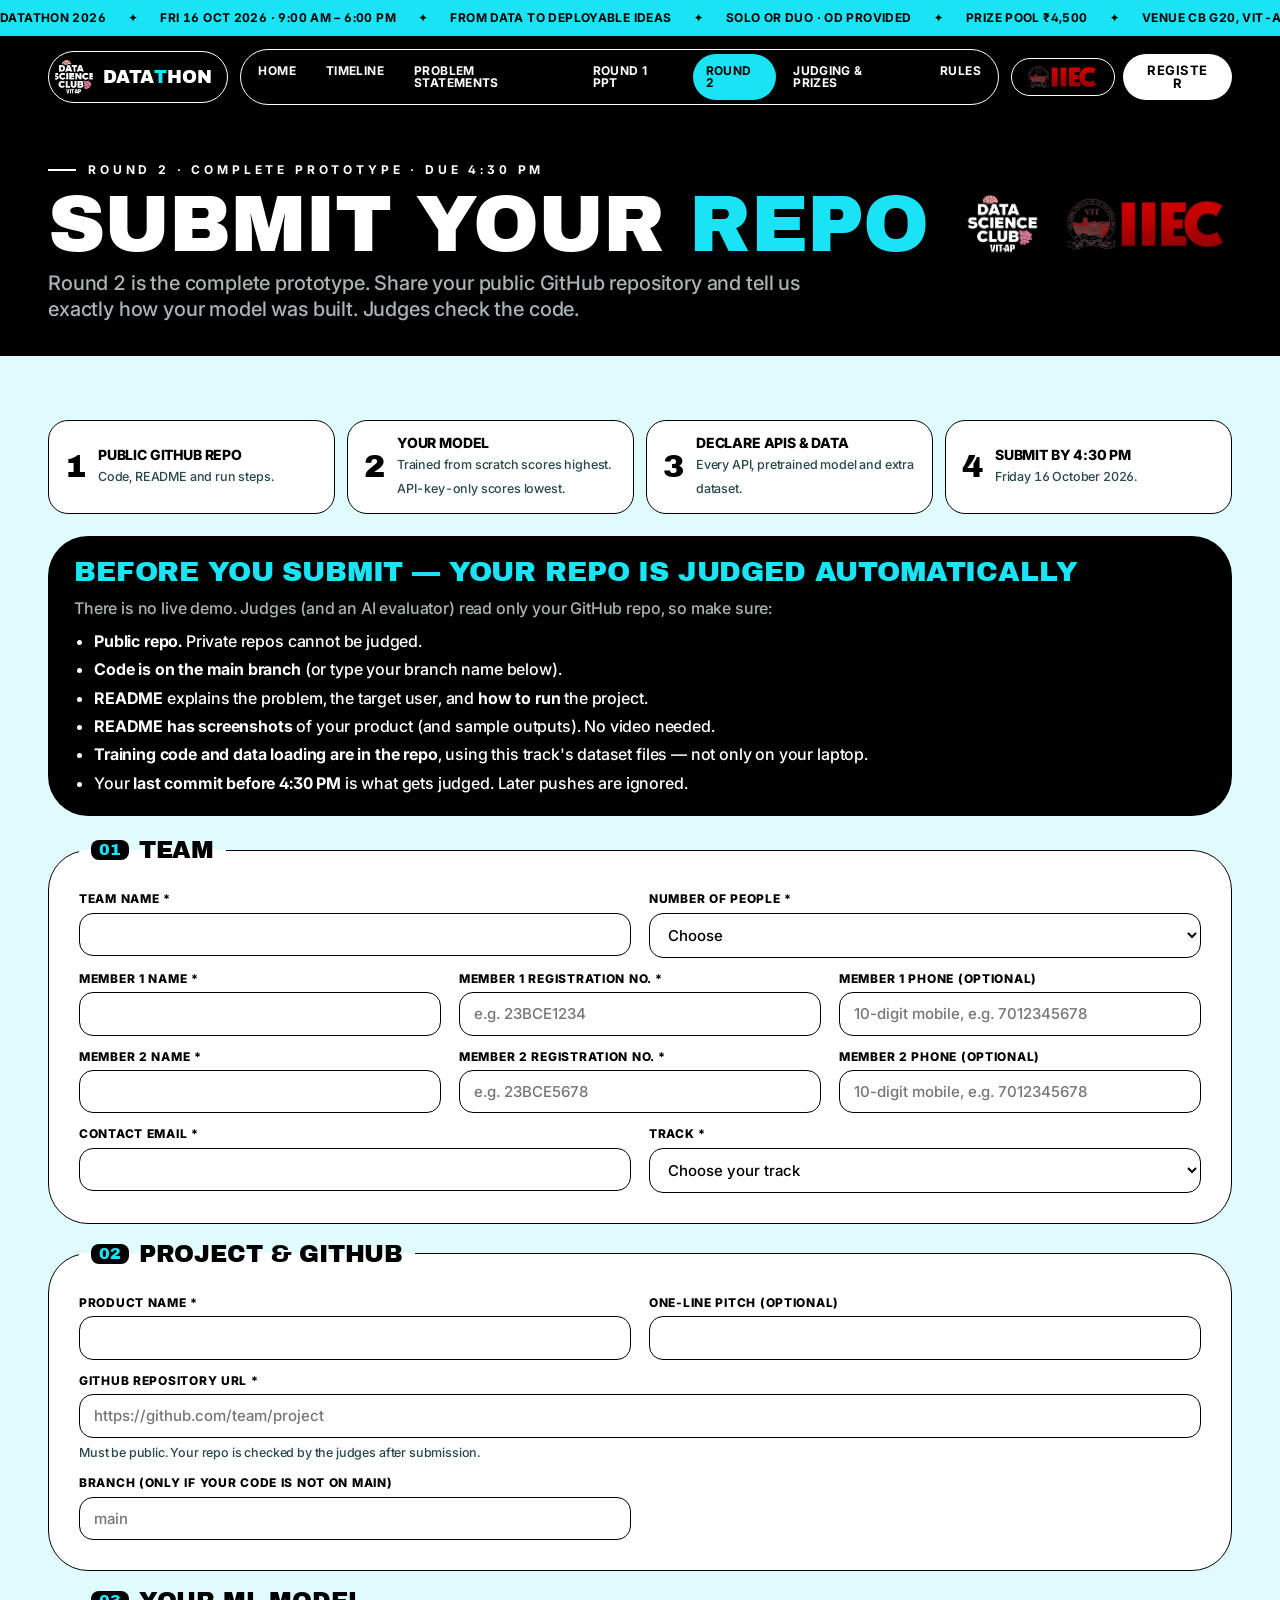
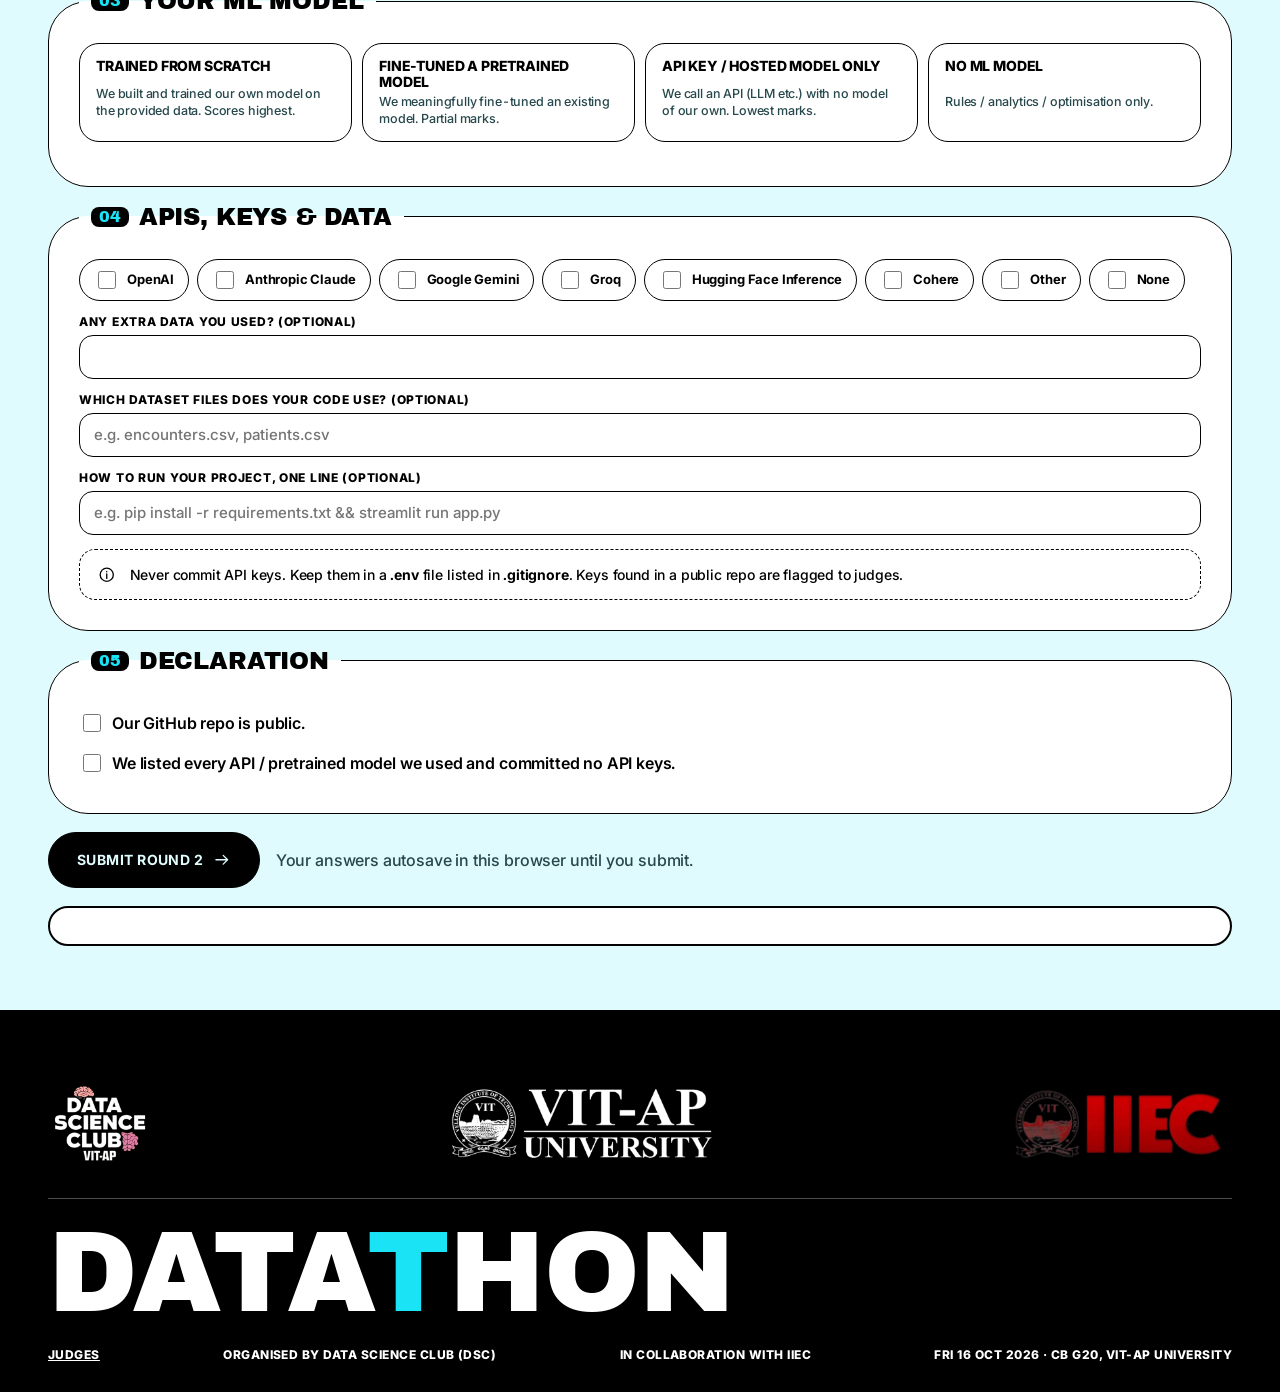
<file: site/round2.html>
<!doctype html>
<html lang="en">
<head>
<meta charset="utf-8">
<meta name="viewport" content="width=device-width, initial-scale=1">
<title>Round 2 Submission · DATATHON 2026</title>
<meta name="description" content="Submit your GitHub repository and model details for DATATHON Round 2.">
<meta name="theme-color" content="#000000">
<link rel="icon" href="data:image/svg+xml,%3Csvg xmlns='http://www.w3.org/2000/svg' viewBox='0 0 64 64'%3E%3Crect width='64' height='64' rx='16' fill='%23000'/%3E%3Ctext x='32' y='46' font-family='Arial Black,Arial' font-weight='900' font-size='40' text-anchor='middle' fill='%2319e3f5'%3ET%3C/text%3E%3C/svg%3E">
<link rel="preconnect" href="https://fonts.googleapis.com">
<link rel="preconnect" href="https://fonts.gstatic.com" crossorigin>
<link href="https://fonts.googleapis.com/css2?family=Archivo+Black&family=Inter:wght@500;700;800&display=swap" rel="stylesheet">
<link rel="stylesheet" href="css/style.css">
<link rel="stylesheet" href="css/v2.css">
<link rel="stylesheet" href="css/v3.css">
<link rel="stylesheet" href="css/v4.css">
<link rel="stylesheet" href="css/v5.css">
<script>document.documentElement.className+=" js"</script>
</head>
<body>
<svg width="0" height="0" style="position:absolute" aria-hidden="true"><defs>
<symbol id="i-db" viewBox="0 0 24 24"><ellipse cx="12" cy="5.5" rx="7" ry="3"/><path d="M5 5.5v13c0 1.7 3.1 3 7 3s7-1.3 7-3v-13M5 12c0 1.7 3.1 3 7 3s7-1.3 7-3"/></symbol>
<symbol id="i-bars" viewBox="0 0 24 24"><path class="f" d="M4 20h3.2V13H4zM10.4 20h3.2V8h-3.2zM16.8 20H20V4h-3.2z" fill="currentColor" stroke="none"/></symbol>
<symbol id="i-cube" viewBox="0 0 24 24"><path d="M12 2.5l8 4.5v10l-8 4.5-8-4.5V7zM4 7l8 4.5L20 7M12 11.5v10"/></symbol>
<symbol id="i-bulb" viewBox="0 0 24 24"><path d="M9 18h6M10 21h4M12 3a6 6 0 0 0-3.5 10.9c.6.5 1 1.2 1 2.1h5c0-.9.4-1.6 1-2.1A6 6 0 0 0 12 3z"/></symbol>
<symbol id="i-calendar" viewBox="0 0 24 24"><rect x="3.5" y="5" width="17" height="15.5" rx="3"/><path d="M3.5 10h17M8 3v4M16 3v4"/></symbol>
<symbol id="i-pin" viewBox="0 0 24 24"><path d="M12 21s7-6.2 7-11.5A7 7 0 0 0 5 9.5C5 14.8 12 21 12 21z"/><circle cx="12" cy="9.5" r="2.5"/></symbol>
<symbol id="i-users" viewBox="0 0 24 24"><circle cx="8.5" cy="8" r="3"/><circle cx="16.5" cy="9" r="2.5"/><path d="M3 19c0-3 2.5-5 5.5-5s5.5 2 5.5 5M15 14.2c2.6-.3 6 .8 6 4.8"/></symbol>
<symbol id="i-arrow" viewBox="0 0 24 24"><path d="M4 12h16M14 6l6 6-6 6"/></symbol>
<symbol id="i-download" viewBox="0 0 24 24"><path d="M12 3v12M6.5 10.5L12 16l5.5-5.5M4 20h16"/></symbol>
<symbol id="i-plus" viewBox="0 0 24 24"><path d="M12 5v14M5 12h14"/></symbol>
<symbol id="i-health" viewBox="0 0 24 24"><path d="M9 3h6v6h6v6h-6v6H9v-6H3V9h6z"/></symbol>
<symbol id="i-cap" viewBox="0 0 24 24"><path d="M2 9l10-5 10 5-10 5zM6 11.5V16c0 1.5 2.7 3 6 3s6-1.5 6-3v-4.5M22 9v6"/></symbol>
<symbol id="i-coin" viewBox="0 0 24 24"><circle cx="12" cy="12" r="9"/><path d="M14.5 8.5c-.5-.8-1.5-1.2-2.5-1.2-1.4 0-2.5.8-2.5 2s1 1.6 2.5 2 2.5.8 2.5 2-1.1 2-2.5 2c-1 0-2-.4-2.5-1.2M12 5.5v1.8M12 16.7v1.8"/></symbol>
<symbol id="i-clock" viewBox="0 0 24 24"><circle cx="12" cy="12" r="9"/><path d="M12 7v5l3.5 2"/></symbol>
<symbol id="i-file" viewBox="0 0 24 24"><path d="M6 3h8l4 4v14H6zM14 3v4h4M9 13h6M9 17h6"/></symbol>
<symbol id="i-check" viewBox="0 0 24 24"><path d="M5 12.5l4.5 4.5L19 7.5"/></symbol>
<symbol id="i-trophy" viewBox="0 0 24 24"><path d="M8 4h8v6a4 4 0 0 1-8 0zM8 6H4v2a4 4 0 0 0 4 4M16 6h4v2a4 4 0 0 1-4 4M12 14v4M8 21h8M10 18h4"/></symbol>
<symbol id="i-flag" viewBox="0 0 24 24"><path d="M5 21V4M5 4h11l-2 4 2 4H5"/></symbol>
<symbol id="i-info" viewBox="0 0 24 24"><circle cx="12" cy="12" r="9"/><path d="M12 11v6M12 7.5v.5"/></symbol>
</defs></svg>
<div class="marquee" aria-label="Datathon announcements"><div class="marquee__track"><span>DATATHON 2026</span><span>Fri 16 Oct 2026 · 9:00 AM – 6:00 PM</span><span>From Data to Deployable Ideas</span><span>Solo or Duo · OD provided</span><span>Prize pool ₹4,500</span><span>Venue CB G20, VIT-AP University</span><span>Organised by Data Science Club × IIEC</span><span>DATATHON 2026</span><span>Fri 16 Oct 2026 · 9:00 AM – 6:00 PM</span><span>From Data to Deployable Ideas</span><span>Solo or Duo · OD provided</span><span>Prize pool ₹4,500</span><span>Venue CB G20, VIT-AP University</span><span>Organised by Data Science Club × IIEC</span><span>DATATHON 2026</span><span>Fri 16 Oct 2026 · 9:00 AM – 6:00 PM</span><span>From Data to Deployable Ideas</span><span>Solo or Duo · OD provided</span><span>Prize pool ₹4,500</span><span>Venue CB G20, VIT-AP University</span><span>Organised by Data Science Club × IIEC</span><span>DATATHON 2026</span><span>Fri 16 Oct 2026 · 9:00 AM – 6:00 PM</span><span>From Data to Deployable Ideas</span><span>Solo or Duo · OD provided</span><span>Prize pool ₹4,500</span><span>Venue CB G20, VIT-AP University</span><span>Organised by Data Science Club × IIEC</span></div></div><header class="nav-shell"><div class="wrap"><nav class="nav" aria-label="Main">
<a class="nav__brand" href="index.html" aria-label="DATATHON home"><img src="assets/logo-dsc.png" alt="Data Science Club VIT-AP"><span class="wordmark">DATA<b>T</b>HON</span></a>
<div class="nav__links" id="navlinks"><a href="index.html">Home</a><a href="timeline.html">Timeline</a><a href="problem-statements.html">Problem Statements</a><a href="ppt.html">Round 1 PPT</a><a href="round2.html" aria-current="page">Round 2</a><a href="judging.html">Judging & Prizes</a><a href="rules.html">Rules</a></div>
<div class="nav__cta"><span class="nav__iiec"><img src="assets/logo-iiec.png" alt="IIEC"></span><a class="btn btn--fill" href="https://forms.gle/7uUpkc1J9UCxxKup7" target="_blank" rel="noopener">Register</a>
<button class="nav__plus" id="navplus" aria-expanded="false" aria-controls="navlinks" aria-label="Menu"><svg class="icon " aria-hidden="true"><use href="#i-plus"/></svg></button></div>
</nav></div></header><main><section class="band band-dark page-head"><div class="wrap">
<div class="page-head__row"><div><span class="eyebrow">Round 2 · complete prototype · due 4:30 PM</span><h1 class="display ph-title">Submit your <span class="t">repo</span></h1></div>
<div class="page-head__logos"><img src="assets/logo-dsc.png" alt="Data Science Club VIT-AP"><img src="assets/logo-iiec.png" alt="IIEC"></div></div>
<p class="lede">Round 2 is the complete prototype. Share your public GitHub repository and tell us exactly how your model was built. Judges check the code.</p></div></section><section class="band band-wash band--tight"><div class="wrap">
<div class="r2info"><div class="r2step"><span>1</span><div><b>Public GitHub repo</b><small>Code, README and run steps.</small></div></div><div class="r2step"><span>2</span><div><b>Your model</b><small>Trained from scratch scores highest. API-key-only scores lowest.</small></div></div><div class="r2step"><span>3</span><div><b>Declare APIs & data</b><small>Every API, pretrained model and extra dataset.</small></div></div><div class="r2step"><span>4</span><div><b>Submit by 4:30 PM</b><small>Friday 16 October 2026.</small></div></div></div>
<div class="r2check">
<h3>Before you submit — your repo is judged automatically</h3>
<p>There is no live demo. Judges (and an AI evaluator) read only your GitHub repo, so make sure:</p>
<ul>
<li><b>Public repo.</b> Private repos cannot be judged.</li>
<li><b>Code is on the main branch</b> (or type your branch name below).</li>
<li><b>README</b> explains the problem, the target user, and <b>how to run</b> the project.</li>
<li><b>README has screenshots</b> of your product (and sample outputs). No video needed.</li>
<li><b>Training code and data loading are in the repo</b>, using this track's dataset files — not only on your laptop.</li>
<li>Your <b>last commit before 4:30 PM</b> is what gets judged. Later pushes are ignored.</li>
</ul>
</div>
<form id="r2form" class="r2form" novalidate>
<fieldset><legend><span>01</span> Team</legend><div class="fgrid">
<label class="fld"><span>Team name *</span><input type="text" name="team" placeholder="" required></label>
<label class="fld"><span>Number of people *</span><select name="size" required><option value="">Choose</option><option value="1">1 (solo)</option><option value="2">2 (duo)</option></select></label>
<div class="fld fld--wide memblock"><div class="fgrid"><label class="fld"><span>Member 1 name *</span><input type="text" name="m1name" required></label><label class="fld"><span>Member 1 registration no. *</span><input type="text" name="m1reg" required placeholder="e.g. 23BCE1234"></label><label class="fld"><span>Member 1 phone (optional)</span><input type="tel" name="m1phone" inputmode="tel" placeholder="10-digit mobile, e.g. 7012345678"></label><label class="fld" data-m2 hidden><span>Member 2 name *</span><input type="text" name="m2name" disabled></label><label class="fld" data-m2 hidden><span>Member 2 registration no. *</span><input type="text" name="m2reg" disabled placeholder="e.g. 23BCE5678"></label><label class="fld" data-m2 hidden><span>Member 2 phone (optional)</span><input type="tel" name="m2phone" disabled inputmode="tel" placeholder="10-digit mobile, e.g. 7012345678"></label></div><input type="hidden" name="members"><input type="hidden" name="regNos"><input type="hidden" name="phones"></div>
<label class="fld"><span>Contact email *</span><input type="email" name="email" placeholder="" required></label>
<label class="fld"><span>Track *</span><select name="track" required><option value="">Choose your track</option><option value="01 Health">Track 1 · Health</option><option value="02 Education">Track 2 · Education</option><option value="03 Smart City">Track 3 · Smart City</option><option value="04 Business">Track 4 · Business</option></select></label>
</div></fieldset>
<fieldset><legend><span>02</span> Project &amp; GitHub</legend><div class="fgrid">
<label class="fld"><span>Product name *</span><input type="text" name="product" placeholder="" required></label><label class="fld"><span>One-line pitch (optional)</span><input type="text" name="pitch" placeholder=""></label>
<label class="fld fld--wide"><span>GitHub repository URL *</span><input type="url" name="repo" placeholder="https://github.com/team/project" required><small>Must be public. Your repo is checked by the judges after submission.</small></label>
<label class="fld"><span>Branch (only if your code is not on main)</span><input type="text" name="branch" placeholder="main"></label>

</div></fieldset>
<fieldset><legend><span>03</span> Your ML model</legend>
<div class="opts" role="radiogroup" aria-label="Model type"><label class="opt"><input type="radio" name="modelType" value="scratch" required><span><b>Trained from scratch</b><small>We built and trained our own model on the provided data. Scores highest.</small></span></label><label class="opt"><input type="radio" name="modelType" value="finetuned" required><span><b>Fine-tuned a pretrained model</b><small>We meaningfully fine-tuned an existing model. Partial marks.</small></span></label><label class="opt"><input type="radio" name="modelType" value="api" required><span><b>API key / hosted model only</b><small>We call an API (LLM etc.) with no model of our own. Lowest marks.</small></span></label><label class="opt"><input type="radio" name="modelType" value="none" required><span><b>No ML model</b><small>Rules / analytics / optimisation only.</small></span></label></div>
<div class="fgrid" style="margin-top:14px">
<div class="fgrid fld--wide" data-when="scratch finetuned" hidden>
<label class="fld"><span>What does your model predict? *</span><input type="text" name="task" placeholder="e.g. waiting time at a hospital" required></label><label class="fld"><span>Algorithm used *</span><input type="text" name="algo" placeholder="e.g. Random Forest, LSTM" required></label>
<label class="fld"><span>Training code file in your repo *</span><input type="text" name="trainPath" placeholder="e.g. notebooks/train.ipynb" required></label><label class="fld"><span>Result, if you measured one (optional)</span><input type="text" name="metric" placeholder="e.g. error 6 min"></label>
</div>
<div class="fld--wide" data-when="api" hidden><label class="fld fld--wide"><span>What does the API do in your product? *</span><textarea name="apiUse" rows="2" placeholder="" required></textarea></label></div>
</div></fieldset>
<fieldset><legend><span>04</span> APIs, keys &amp; data</legend>
<div class="chks"><label class="chk"><input type="checkbox" name="api" value="OpenAI"><span>OpenAI</span></label><label class="chk"><input type="checkbox" name="api" value="Anthropic Claude"><span>Anthropic Claude</span></label><label class="chk"><input type="checkbox" name="api" value="Google Gemini"><span>Google Gemini</span></label><label class="chk"><input type="checkbox" name="api" value="Groq"><span>Groq</span></label><label class="chk"><input type="checkbox" name="api" value="Hugging Face Inference"><span>Hugging Face Inference</span></label><label class="chk"><input type="checkbox" name="api" value="Cohere"><span>Cohere</span></label><label class="chk"><input type="checkbox" name="api" value="Other"><span>Other</span></label><label class="chk"><input type="checkbox" name="api" value="None"><span>None</span></label></div>
<div class="fgrid" style="margin-top:14px">
<label class="fld fld--wide"><span>Any extra data you used? (optional)</span><input type="text" name="extraData" placeholder=""></label>
<label class="fld fld--wide"><span>Which dataset files does your code use? (optional)</span><input type="text" name="datasetsUsed" placeholder="e.g. encounters.csv, patients.csv"></label>
<label class="fld fld--wide"><span>How to run your project, one line (optional)</span><input type="text" name="howToRun" placeholder="e.g. pip install -r requirements.txt && streamlit run app.py"></label>
</div>
<div class="notice"><svg class="icon " aria-hidden="true"><use href="#i-info"/></svg><span>Never commit API keys. Keep them in a <b>.env</b> file listed in <b>.gitignore</b>. Keys found in a public repo are flagged to judges.</span></div>
</fieldset>
<fieldset><legend><span>05</span> Declaration</legend><label class="chk chk--block"><input type="checkbox" name="decl" value="Our GitHub repo is public." required><span>Our GitHub repo is public.</span></label><label class="chk chk--block"><input type="checkbox" name="decl" value="We listed every API / pretrained model we used and committed no API keys." required><span>We listed every API / pretrained model we used and committed no API keys.</span></label></fieldset>
<div class="r2actions"><button class="btn btn--fill btn--lg" type="submit">Submit Round 2 <svg class="icon " aria-hidden="true"><use href="#i-arrow"/></svg></button><span class="muted">Your answers autosave in this browser until you submit.</span></div>
<div id="r2out" class="r2out" hidden></div>
</form>
</div></section></main><footer class="band band-dark footer"><div class="wrap">
<div class="footer__logos">
<img src="assets/logo-dsc.png" alt="Data Science Club, VIT-AP">
<img src="assets/logo-vitap.png" alt="VIT-AP University">
<img src="assets/logo-iiec.png" alt="IIEC">
</div>
<div class="display footer__big" aria-hidden="true">DATA<span class="t">T</span>HON</div>
<div class="footer__meta"><a href="judge.html">Judges</a><span>Organised by Data Science Club (DSC)</span><span>In collaboration with IIEC</span><span>Fri 16 Oct 2026 · CB G20, VIT-AP University</span></div>
</div></footer>
<script src="js/site.js"></script>
<script src="js/config.js"></script>
<script src="js/repocheck.js"></script>
<script src="js/round2.js"></script>
<script src="js/members.js"></script>
</body>
</html>
</file>
<file: docs/css/style.css>
/* DATATHON — Slush sticker-book system (DESIGN.md) recoloured to the poster: black + electric cyan + white.
   Rules kept from DESIGN.md: crushed display type, 1px outlines, pill/rounded shapes, flat fills, NO gradients, NO shadows. */

:root {
  --carbon: #000000;
  --paper: #ffffff;
  --cyan: #19e3f5;          /* sampled from poster */
  --cyan-wash: #dffbfe;     /* pale cyan = Sky Wash analogue */
  --ink: #0b0f10;
  --mist: #a9b4b6;

  --font-display: 'Archivo Black', 'Arial Black', Impact, sans-serif;
  --font-ui: 'Inter', ui-sans-serif, system-ui, -apple-system, 'Segoe UI', Roboto, sans-serif;

  --page-max: 1440px;
  --gutter: clamp(16px, 4vw, 48px);
  --r-card: 20px;
  --r-card-lg: 40px;
  --r-pill: 1600px;
}

/* Section "bands": every section sets its own palette, components read these */
.band-dark  { --bg: var(--carbon);    --fg: var(--paper);  --muted: var(--mist); --card: var(--ink);  --line: var(--paper); --soft: rgba(255,255,255,.3); --accent: var(--cyan); }
.band-cyan  { --bg: var(--cyan);      --fg: var(--carbon); --muted: #0a3d42;     --card: var(--paper); --line: var(--carbon); --soft: rgba(0,0,0,.35);       --accent: var(--carbon); }
.band-wash  { --bg: var(--cyan-wash); --fg: var(--carbon); --muted: #27484c;     --card: var(--paper); --line: var(--carbon); --soft: rgba(0,0,0,.3);        --accent: var(--carbon); }

*, *::before, *::after { box-sizing: border-box; }
html { scroll-behavior: smooth; scroll-padding-top: 96px; }
body {
  margin: 0; background: var(--carbon); color: var(--paper);
  font-family: var(--font-ui); font-weight: 500; font-size: 16px; line-height: 1.5;
  letter-spacing: -0.01em; font-feature-settings: "ss01", "tnum";
  -webkit-font-smoothing: antialiased;
}
img, svg { display: block; max-width: 100%; }
a { color: inherit; }
h1, h2, h3, h4, p, ul, ol { margin: 0; }
ul, ol { padding: 0; list-style: none; }
.sr-only { position: absolute; width: 1px; height: 1px; overflow: hidden; clip: rect(0 0 0 0); white-space: nowrap; }
:focus-visible { outline: 3px solid var(--cyan); outline-offset: 3px; }
.band-cyan :focus-visible, .band-wash :focus-visible { outline-color: var(--carbon); }

.wrap { width: 100%; max-width: var(--page-max); margin: 0 auto; padding-inline: var(--gutter); }
.band { background: var(--bg); color: var(--fg); padding-block: clamp(56px, 9vw, 120px); }
.icon { width: 1.25em; height: 1.25em; fill: none; stroke: currentColor; stroke-width: 1.8; stroke-linecap: round; stroke-linejoin: round; flex: none; }
.icon--fill { fill: currentColor; stroke: none; }

/* ---------- type ---------- */
.display {
  font-family: var(--font-display); font-weight: 400; text-transform: uppercase;
  line-height: .8; letter-spacing: -0.01em; text-wrap: balance;
}
.display .t { color: var(--cyan); }
.band-cyan .display .t, .band-wash .display .t { color: var(--cyan); -webkit-text-stroke: .035em var(--carbon); paint-order: stroke fill; }
.band-cyan .display .t { color: var(--paper); }
.h-section { font-size: clamp(38px, 11vw, 168px); overflow-wrap: anywhere; }
.eyebrow {
  font-weight: 700; text-transform: uppercase; letter-spacing: .32em; font-size: 12px;
  display: inline-flex; align-items: center; gap: 12px; color: var(--fg);
}
.eyebrow::before { content: ""; width: 28px; border-top: 2px solid currentColor; }
.lede { font-size: clamp(17px, 2vw, 24px); font-weight: 500; line-height: 1.3; max-width: 60ch; }
.muted { color: var(--muted); }
.hl { background: var(--cyan); color: var(--carbon); padding: .02em .3em; display: inline-block; }
.quote-bar { border-left: 3px solid var(--cyan); padding-left: 20px; }
.band-cyan .quote-bar, .band-wash .quote-bar { border-color: var(--carbon); }

/* ---------- buttons / pills ---------- */
.btn {
  display: inline-flex; align-items: center; justify-content: center; gap: 10px;
  min-height: 44px; padding: 10px 20px; border-radius: var(--r-pill); max-width: 100%; text-align: center; overflow-wrap: anywhere;
  border: 1px solid var(--fg); background: transparent; color: var(--fg);
  font: 700 13px/1 var(--font-ui); letter-spacing: .032em; text-transform: uppercase; text-decoration: none;
  cursor: pointer; transition: background .15s, color .15s;
}
.btn:hover { background: var(--fg); color: var(--bg); }
.btn--fill { background: var(--fg); color: var(--bg); }
.btn--fill:hover { background: var(--cyan); color: var(--carbon); border-color: var(--carbon); }
.band-dark .btn--fill:hover { border-color: var(--cyan); }
.btn--lg { min-height: 56px; padding: 14px 28px; font-size: 14px; }
.chip {
  display: inline-flex; align-items: center; gap: 8px; padding: 6px 14px; border-radius: var(--r-pill);
  border: 1px solid var(--fg); font: 700 12px/1.2 var(--font-ui); letter-spacing: .032em; text-transform: uppercase;
}
.chip--cyan { background: var(--cyan); color: var(--carbon); border-color: var(--carbon); }
.band-dark .chip--cyan { border-color: var(--cyan); }
.card { background: var(--card); color: var(--fg); border: 1px solid var(--line); border-radius: var(--r-card); padding: 24px; }
.band-dark .card { border-color: var(--soft); }

/* ---------- marquee ---------- */
.marquee { background: var(--cyan); color: var(--carbon); overflow: hidden; white-space: nowrap; border-bottom: 1px solid var(--carbon); }
.marquee__track { display: inline-flex; animation: scroll 38s linear infinite; }
.marquee__track span { padding: 9px 0; font-weight: 700; font-size: 12px; letter-spacing: .032em; text-transform: uppercase; }
.marquee__track span::after { content: "✦"; margin: 0 22px; }
@keyframes scroll { to { transform: translateX(-50%); } }

/* ---------- nav ---------- */
.nav-shell { position: sticky; top: 0; z-index: 50; padding: 12px 0; background: var(--carbon); }
.nav { display: flex; align-items: center; justify-content: space-between; gap: 12px; pointer-events: auto; }
.nav__brand {
  display: inline-flex; align-items: center; gap: 10px; text-decoration: none; background: var(--carbon);
  border: 1px solid var(--paper); border-radius: var(--r-pill); padding: 6px 16px 6px 6px; color: var(--paper);
}
.nav__brand img { width: 38px; height: 38px; object-fit: cover; border-radius: 50%; }
.wordmark { font-family: var(--font-display); text-transform: uppercase; font-size: 18px; letter-spacing: -0.01em; line-height: 1; }
.wordmark b { color: var(--cyan); font-weight: 400; }
.nav__links { display: flex; gap: 4px; background: var(--carbon); border: 1px solid var(--paper); border-radius: var(--r-pill); padding: 4px; }
.nav__links a {
  color: var(--paper); text-decoration: none; padding: 11px 14px; border-radius: var(--r-pill);
  font: 700 12px/1 var(--font-ui); letter-spacing: .032em; text-transform: uppercase;
}
.nav__links a:hover, .nav__links a[aria-current="page"] { background: var(--cyan); color: var(--carbon); }
.nav__cta { display: flex; gap: 8px; align-items: center; }
.nav .btn--fill { background: var(--paper); color: var(--carbon); border-color: var(--paper); }
.nav .btn--fill:hover { background: var(--cyan); }
.nav__plus { display: none; width: 44px; height: 44px; padding: 0; background: var(--carbon); color: var(--paper); border: 1px solid var(--paper); border-radius: 50%; cursor: pointer; align-items: center; justify-content: center; }
.nav__plus .icon { transition: transform .2s; }
.nav__plus[aria-expanded="true"] .icon { transform: rotate(45deg); }

/* ---------- hero ---------- */
.hero { padding-top: clamp(16px, 3vw, 40px); overflow: hidden; position: relative; }
.logo-strip { display: flex; align-items: center; justify-content: space-between; gap: clamp(12px, 3vw, 40px); margin-bottom: clamp(32px, 5vw, 64px); }
.logo-strip__div { width: 1px; align-self: stretch; background: rgba(255,255,255,.35); min-height: 56px; }
.logo-strip img { height: clamp(44px, 6.5vw, 82px); width: auto; object-fit: contain; }
.hero__kicker { font-weight: 700; text-transform: uppercase; letter-spacing: .42em; font-size: clamp(11px, 1.4vw, 18px); margin-bottom: clamp(16px, 2vw, 28px); }
.hero__title { font-size: clamp(54px, 15.4vw, 226px); position: relative; line-height: .82; margin-left: -.03em; }
.sticker {
  position: absolute; z-index: 2; background: var(--cyan); color: var(--carbon); border: 1px solid var(--paper);
  border-radius: 20px; padding: 10px 16px; font: 800 clamp(11px,1.4vw,16px)/1 var(--font-ui); letter-spacing: .032em; text-transform: uppercase;
  transform: rotate(var(--rot, -6deg)); display: inline-flex; gap: 8px; align-items: center;
}
.sticker--white { background: var(--paper); border-color: var(--carbon); }
.sticker--ring { background: var(--carbon); color: var(--paper); border-radius: 50%; width: clamp(54px, 7vw, 92px); aspect-ratio: 1; justify-content: center; padding: 0; border-width: 2px; }
.sticker--ring .icon { width: 44%; height: 44%; }
.hero__sub { margin-top: clamp(24px, 3vw, 40px); display: flex; flex-wrap: wrap; gap: 14px 22px; align-items: center; font: 700 clamp(15px, 2.2vw, 30px)/1.1 var(--font-ui); letter-spacing: .26em; text-transform: uppercase; }
.hero__sub .hl { letter-spacing: .26em; padding: .16em .4em .16em .52em; }
.hero__grid { display: grid; grid-template-columns: 1.05fr .95fr; gap: clamp(24px, 4vw, 64px); margin-top: clamp(32px, 4vw, 56px); align-items: start; }
.hero__copy .lede { margin-bottom: 8px; }
.hero__copy .muted { font-size: 17px; }
.info-list { display: grid; gap: 14px; margin: 28px 0; }
.info { display: flex; gap: 16px; align-items: stretch; }
.info__ico { width: 56px; height: 56px; flex: none; border: 1px solid var(--paper); border-radius: 16px; display: grid; place-items: center; }
.info__ico .icon { width: 26px; height: 26px; }
.info__body { border-left: 3px solid var(--cyan); padding-left: 16px; display: grid; align-content: center; }
.info__body strong { font: 800 clamp(17px, 2vw, 22px)/1.15 var(--font-ui); text-transform: uppercase; letter-spacing: -0.02em; }
.info__body span { color: #d6dcdd; }
.hero__actions { display: flex; flex-wrap: wrap; gap: 12px; }
.hero__art { position: relative; border-radius: 30px; overflow: hidden; border: 1px solid var(--paper); aspect-ratio: 1339/1717; background: var(--carbon); }
.hero__art img { width: 100%; height: 100%; object-fit: cover; }
.hero__art-wrap { position: relative; }
.countdown { display: flex; gap: 8px; flex-wrap: wrap; margin-top: 22px; }
.countdown__cell { border: 1px solid var(--soft); border-radius: 16px; padding: 10px 14px; min-width: 74px; text-align: center; }
.countdown__cell b { display: block; font: 400 28px/1 var(--font-display); color: var(--cyan); }
.countdown__cell small { font-size: 11px; text-transform: uppercase; letter-spacing: .12em; color: var(--mist); }
.countdown__live { font: 400 28px/1 var(--font-display); color: var(--carbon); background: var(--cyan); border-radius: 16px; padding: 14px 20px; text-transform: uppercase; }

/* ---------- pipeline ---------- */
.pipeline { display: flex; align-items: flex-start; margin-top: clamp(40px, 6vw, 80px); }
.pipe-step { display: grid; justify-items: center; gap: 12px; flex: none; width: clamp(48px, 11vw, 124px); font: 700 clamp(12px, 1.7vw, 22px)/1 var(--font-ui); letter-spacing: -0.02em; }
.pipe-step__ring { width: clamp(48px, 9vw, 124px); aspect-ratio: 1; border: 2px solid var(--paper); border-radius: 50%; display: grid; place-items: center; }
.pipe-step__ring .icon { width: 42%; height: 42%; stroke-width: 1.5; }
.pipe-step--last .pipe-step__ring { background: var(--cyan); border-color: var(--paper); color: var(--carbon); }
.pipe-arrow { flex: 1; min-width: 6px; align-self: flex-start; margin-top: clamp(24px, 4.5vw, 62px); border-top: 2px dashed var(--cyan); position: relative; margin-inline: 8px; }
.pipe-arrow::after { content: ""; position: absolute; right: -2px; top: -7px; border: 6px solid transparent; border-left: 10px solid var(--cyan); }

/* ---------- itinerary / timeline ---------- */
.section-head { display: grid; grid-template-columns: minmax(0, 1fr); gap: 24px; margin-bottom: clamp(36px, 5vw, 72px); }
.section-head .lede { color: var(--muted); }
.itinerary { max-width: 1040px; margin: 0 auto; }
.stop { display: grid; grid-template-columns: clamp(86px, 17vw, 190px) 44px 1fr; gap: clamp(10px, 2.2vw, 28px); }
.stop__time { text-align: right; padding-top: 14px; }
.stop__time b { display: block; font: 400 clamp(24px, 4.2vw, 50px)/.9 var(--font-display); letter-spacing: -0.02em; }
.stop__time small { display: block; margin-top: 8px; font: 700 clamp(11px, 1.2vw, 13px)/1.3 var(--font-ui); text-transform: uppercase; letter-spacing: .08em; color: var(--muted); }
.stop__rail { display: flex; flex-direction: column; align-items: center; }
.stop__node { width: 44px; height: 44px; border-radius: 50%; border: 2px solid var(--line); background: var(--bg); display: grid; place-items: center; flex: none; margin-top: 6px; }
.stop__node .icon { width: 20px; height: 20px; }
.stop--milestone .stop__node, .stop.is-now .stop__node { background: var(--cyan); color: var(--carbon); border-color: var(--carbon); }
.band-dark .stop--milestone .stop__node { border-color: var(--paper); }
.stop__line { flex: 1; min-height: 44px; margin: 6px 0 4px; border-left: 2px dashed var(--line); position: relative; }
.stop__line::after { content: ""; position: absolute; left: -7px; bottom: -3px; border: 6px solid transparent; border-top: 10px solid var(--line); }
.stop:last-child .stop__line { display: none; }
.stop__card { margin-bottom: 30px; background: var(--card); color: var(--fg); border: 1px solid var(--line); border-radius: var(--r-card); padding: clamp(18px, 2.4vw, 28px); position: relative; }
.stop:last-child .stop__card { margin-bottom: 0; }
.stop__card h3 { font: 800 clamp(20px, 2.6vw, 32px)/1.05 var(--font-ui); letter-spacing: -0.03em; text-transform: uppercase; }
.stop__card p { margin-top: 10px; color: var(--muted); max-width: 58ch; }
.stop__tags { display: flex; flex-wrap: wrap; gap: 8px; margin-top: 16px; }
.stop--milestone .stop__card { background: var(--cyan); border-color: var(--carbon); }
.stop--milestone .stop__card p { color: #06353a; }
.stop--break .stop__card { background: transparent; border-style: dashed; }
.stop--winner .stop__card { background: var(--carbon); color: var(--paper); border-color: var(--carbon); }
.stop--winner .stop__card p { color: var(--mist); }
.stop--winner .stop__card h3 { color: var(--cyan); }
.stop--winner .chip { border-color: var(--paper); color: var(--paper); }
.stop.is-now .stop__card { outline: 4px solid var(--cyan); outline-offset: 3px; }
.stop__live { display: none; position: absolute; top: -14px; right: 20px; background: var(--carbon); color: var(--cyan); border: 1px solid var(--cyan); border-radius: var(--r-pill); padding: 4px 12px; font: 800 11px/1.2 var(--font-ui); letter-spacing: .1em; }
.stop.is-now .stop__live { display: inline-block; }

/* ---------- track cards ---------- */
.grid-4 { display: grid; grid-template-columns: repeat(4, 1fr); gap: 16px; }
.track-card { text-decoration: none; display: flex; flex-direction: column; gap: 14px; min-height: 340px; border-radius: var(--r-card-lg); transition: transform .15s; }
.track-card:hover { transform: translateY(-4px); }
.track-card__no { font: 400 72px/.8 var(--font-display); }
.track-card__badge { width: 56px; height: 56px; border: 1px solid var(--line); border-radius: 16px; display: grid; place-items: center; background: var(--cyan); color: var(--carbon); }
.track-card h3 { font: 800 24px/1.05 var(--font-ui); text-transform: uppercase; letter-spacing: -0.03em; }
.track-card p { color: var(--muted); font-size: 15px; }
.track-card__foot { margin-top: auto; display: flex; justify-content: space-between; align-items: center; font: 700 12px/1 var(--font-ui); text-transform: uppercase; letter-spacing: .06em; }
.cta-row { margin-top: 36px; display: flex; flex-wrap: wrap; gap: 12px; align-items: center; }

/* ---------- PPT / product section ---------- */
.two-col { display: grid; grid-template-columns: 1fr 1fr; gap: clamp(24px, 4vw, 64px); align-items: start; }
.slide-list { display: grid; gap: 10px; counter-reset: s; }
.slide-list li { counter-increment: s; display: grid; grid-template-columns: 44px 1fr; gap: 14px; align-items: center; border: 1px solid var(--soft); border-radius: 16px; padding: 12px 16px; }
.slide-list li::before { content: counter(s, decimal-leading-zero); font: 400 22px/1 var(--font-display); color: var(--cyan); }
.slide-list b { display: block; text-transform: uppercase; letter-spacing: -0.01em; }
.slide-list span { color: var(--mist); font-size: 14px; }
.must { background: var(--cyan); color: var(--carbon) !important; border-radius: 4px; padding: 1px 7px; font: 800 10px/1.4 var(--font-ui); letter-spacing: .08em; margin-left: 8px; vertical-align: middle; }
.flow { display: flex; flex-wrap: wrap; gap: 8px 6px; align-items: center; margin-top: 28px; }
.flow .chip { background: var(--bg); }
.flow .icon { width: 18px; height: 18px; }

/* ---------- judging ---------- */
.rubric { display: grid; gap: 10px; }
.rubric__row { display: grid; grid-template-columns: minmax(0, 1.3fr) minmax(0, 1.2fr) 74px; gap: 18px; align-items: center; background: var(--card); border: 1px solid var(--line); border-radius: 16px; padding: 14px 20px; }
.rubric__row b { font-weight: 800; text-transform: uppercase; letter-spacing: -0.01em; }
.rubric__row small { display: block; color: var(--muted); font-size: 13px; font-weight: 500; text-transform: none; letter-spacing: 0; line-height: 1.35; margin-top: 2px; }
.rubric__bar { height: 14px; border: 1px solid var(--line); border-radius: var(--r-pill); overflow: hidden; background: transparent; }
.rubric__bar i { display: block; height: 100%; background: var(--carbon); }
.rubric__pts { font: 400 30px/1 var(--font-display); text-align: right; }
.rubric__total { display: flex; justify-content: space-between; align-items: center; margin-top: 4px; padding: 14px 20px; background: var(--carbon); color: var(--paper); border-radius: 16px; font: 800 16px/1 var(--font-ui); text-transform: uppercase; }
.rubric__total span:last-child { font: 400 34px/1 var(--font-display); color: var(--cyan); }

/* ---------- rules ---------- */
.rules { display: grid; grid-template-columns: 1fr 1fr; gap: 10px 16px; align-items: start; }
.rule { border: 1px solid var(--soft); border-radius: 16px; background: var(--card); }
.rule summary { list-style: none; cursor: pointer; padding: 16px 20px; display: flex; gap: 14px; align-items: center; font-weight: 700; }
.rule summary::-webkit-details-marker { display: none; }
.rule summary::before { content: attr(data-n); font: 400 20px/1 var(--font-display); color: var(--cyan); min-width: 28px; }
.rule summary::after { content: "+"; margin-left: auto; font: 700 22px/1 var(--font-ui); }
.rule[open] summary::after { content: "–"; }
.rule p { padding: 0 20px 18px 62px; color: var(--mist); }

/* ---------- register / prizes ---------- */
.prizes { display: grid; grid-template-columns: repeat(3, 1fr); gap: 14px; margin-top: 8px; }
.prize { border: 1px solid var(--line); border-radius: var(--r-card-lg); background: var(--card); padding: 24px; display: grid; gap: 6px; }
.prize small { font: 800 12px/1 var(--font-ui); letter-spacing: .3em; text-transform: uppercase; }
.prize b { font: 400 clamp(36px, 5vw, 64px)/.9 var(--font-display); }
.prize--1 { background: var(--carbon); color: var(--paper); }
.prize--1 b { color: var(--cyan); }
.pool { margin-top: 20px; display: flex; justify-content: space-between; align-items: center; gap: 16px; border-block: 2px solid var(--carbon); padding: 16px 0; }
.pool span { font: 800 14px/1 var(--font-ui); letter-spacing: .3em; text-transform: uppercase; }
.pool b { font: 400 clamp(34px, 5vw, 60px)/1 var(--font-display); background: var(--carbon); color: var(--cyan); padding: 8px 22px; }
.reg { margin-top: clamp(32px, 5vw, 56px); display: grid; grid-template-columns: auto 1fr; gap: clamp(20px, 3vw, 40px); align-items: center; background: var(--carbon); color: var(--paper); border: 2px solid var(--carbon); border-radius: var(--r-card-lg); padding: clamp(20px, 3vw, 36px); }
.reg h3 { font: 400 clamp(34px, 5vw, 64px)/.85 var(--font-display); text-transform: uppercase; }
.reg h3 b { color: var(--cyan); font-weight: 400; }
.reg__qr { background: #fff; border-radius: 14px; padding: 10px; width: clamp(130px, 18vw, 220px); }
.reg__qr img { width: 100%; height: auto; }
.reg p { color: var(--mist); margin: 14px 0 20px; max-width: 46ch; }
.reg .btn { border-color: var(--paper); color: var(--paper); }
.reg .btn--fill { background: var(--cyan); color: var(--carbon); border-color: var(--cyan); }
.reg .btn--fill:hover { background: var(--paper); }

/* ---------- footer ---------- */
.footer { padding-block: clamp(40px, 6vw, 72px) 28px; }
.footer__logos { display: flex; flex-wrap: wrap; align-items: center; justify-content: space-between; gap: 24px; padding-bottom: 32px; border-bottom: 1px solid var(--soft); }
.footer__logos img { height: clamp(48px, 7vw, 84px); width: auto; }
.footer__big { margin-top: 36px; font-size: clamp(56px, 15vw, 220px); }
.footer__meta { margin-top: 28px; display: flex; flex-wrap: wrap; justify-content: space-between; gap: 12px; font: 800 12px/1.4 var(--font-ui); text-transform: uppercase; letter-spacing: .04em; }

/* ---------- problem statements page ---------- */
.subhero { padding-top: clamp(20px, 3vw, 40px); padding-bottom: clamp(48px, 7vw, 96px); }
.subhero .display { font-size: clamp(38px, 12vw, 190px); margin: 24px 0; }
.dl-hub { display: grid; grid-template-columns: 1.1fr .9fr; gap: 16px; margin-top: 36px; }
.dl-hub .card { display: grid; gap: 14px; align-content: start; border-radius: var(--r-card-lg); padding: 28px; }
.dl-hub h3 { font: 400 clamp(28px, 3.4vw, 44px)/.9 var(--font-display); text-transform: uppercase; }
.dl-zips { display: flex; flex-wrap: wrap; gap: 8px; }
.jump { display: flex; flex-wrap: wrap; gap: 8px; margin-top: 28px; }
.notice { display: flex; gap: 14px; align-items: flex-start; border: 1px dashed var(--soft); border-radius: 16px; padding: 14px 18px; color: var(--muted); font-size: 14px; margin-top: 16px; }
.notice .icon { margin-top: 2px; color: var(--cyan); }

.track__top { display: grid; grid-template-columns: auto 1fr; gap: clamp(16px, 3vw, 40px); align-items: end; margin-bottom: 36px; }
.track__no { font: 400 clamp(90px, 16vw, 240px)/.75 var(--font-display); }
.track__dom { display: flex; flex-wrap: wrap; gap: 8px; margin-bottom: 14px; }
.track__title { font-size: clamp(34px, 6vw, 88px); }
.track__body { display: grid; grid-template-columns: 1.1fr .9fr; gap: clamp(20px, 3vw, 48px); align-items: start; }
.stack { display: grid; gap: 16px; }
.block h4 { font: 800 12px/1 var(--font-ui); letter-spacing: .3em; text-transform: uppercase; margin-bottom: 12px; display: flex; align-items: center; gap: 10px; }
.block h4::before { content: ""; width: 22px; border-top: 2px solid currentColor; }
.block p { font-size: 17px; line-height: 1.5; }
.block ul.bul { display: grid; gap: 8px; }
.block ul.bul li { display: grid; grid-template-columns: 22px 1fr; gap: 8px; }
.block ul.bul li::before { content: "→"; font-weight: 800; }
.question { background: var(--carbon); color: var(--paper); border-radius: var(--r-card); padding: 20px 24px; border: 1px solid var(--carbon); }
.band-dark .question { background: var(--cyan); color: var(--carbon); border-color: var(--cyan); }
.question small { display: block; font: 800 11px/1 var(--font-ui); letter-spacing: .3em; text-transform: uppercase; opacity: .75; margin-bottom: 8px; }
.question p { font: 800 clamp(18px, 2vw, 24px)/1.2 var(--font-ui); letter-spacing: -0.02em; }

.files { border: 1px solid var(--line); border-radius: var(--r-card-lg); background: var(--card); color: var(--fg); overflow: hidden; }
.band-dark .files { border-color: var(--soft); }
.files__head { display: flex; justify-content: space-between; align-items: center; gap: 12px; padding: 18px 22px; border-bottom: 1px solid var(--line); flex-wrap: wrap; }
.band-dark .files__head { border-color: var(--soft); }
.files__head h4 { font: 400 22px/1 var(--font-display); text-transform: uppercase; }
.file { display: grid; grid-template-columns: 1fr auto; gap: 8px 14px; align-items: center; padding: 14px 22px; border-bottom: 1px solid var(--soft); }
.file:last-child { border-bottom: 0; }
.file b { font-weight: 800; word-break: break-all; }
.file small { display: block; color: var(--muted); font-size: 13px; line-height: 1.35; margin-top: 2px; }
.file__meta { grid-column: 1 / -1; display: flex; gap: 8px; flex-wrap: wrap; }
.file__meta .chip { font-size: 11px; padding: 3px 10px; }
.btn--sm { min-height: 38px; padding: 8px 14px; font-size: 12px; }
.files__note { padding: 14px 22px; border-top: 1px solid var(--soft); color: var(--muted); font-size: 13px; }
.steps { counter-reset: st; display: grid; grid-template-columns: repeat(2, 1fr); gap: 10px 16px; }
.steps li { counter-increment: st; display: grid; grid-template-columns: 40px 1fr; gap: 12px; align-items: start; border: 1px solid var(--soft); border-radius: 16px; padding: 14px 18px; background: var(--card); }
.steps li::before { content: counter(st); font: 400 26px/1 var(--font-display); color: var(--cyan); }

/* lock overlay (optional, see js/problems.js CONFIG) */
.lock { position: fixed; inset: 0; z-index: 100; background: var(--carbon); display: grid; place-items: center; padding: 24px; text-align: center; }
.lock .display { font-size: clamp(40px, 10vw, 140px); }
.lock p { margin: 20px auto 0; max-width: 48ch; color: var(--mist); }
.lock[hidden] { display: none; }

/* ---------- responsive ---------- */
@media (max-width: 1080px) {
  .grid-4 { grid-template-columns: repeat(2, 1fr); }
  .nav__links a { padding: 10px 11px; }
}
@media (max-width: 900px) {
  .nav__links { display: none; position: absolute; top: calc(100% + 4px); left: var(--gutter); right: var(--gutter); flex-direction: column; border-radius: 28px; padding: 8px; pointer-events: auto; }
  .nav__links.is-open { display: flex; }
  .nav__links a { padding: 16px 18px; font-size: 14px; }
  .nav__plus { display: inline-flex; }
  .nav-shell .wrap { position: relative; }
  .hero__grid, .two-col, .track__body, .dl-hub { grid-template-columns: minmax(0, 1fr); }
  .hero__grid > *, .two-col > *, .track__body > *, .dl-hub > * { min-width: 0; }
  .hero__art-wrap { max-width: 520px; }
  .rules, .steps { grid-template-columns: 1fr; }
  .rubric__row { grid-template-columns: 1fr 64px; }
  .rubric__bar { grid-column: 1 / -1; grid-row: 2; }
  .prizes { grid-template-columns: 1fr; }
  .reg { grid-template-columns: 1fr; }
  .reg__qr { width: 180px; }
  .track__top { grid-template-columns: 1fr; gap: 8px; }
}
@media (max-width: 600px) {
  .grid-4 { grid-template-columns: 1fr; }
  .track-card { min-height: 0; }
  .stop { grid-template-columns: 76px 34px 1fr; gap: 8px; }
  .stop__node { width: 34px; height: 34px; }
  .stop__node .icon { width: 16px; height: 16px; }
  .nav__cta .btn { display: none; }
  .hero__sub, .hero__sub .hl { letter-spacing: .14em; }
  .logo-strip img { height: 40px; max-width: 30vw; }
  .pipe-arrow { margin-inline: 3px; }
  .pipe-step { font-size: 11px; }
  .logo-strip__div { min-height: 40px; }
  .sticker--hide-sm { display: none; }
  .file { grid-template-columns: 1fr; }
  .file .btn { justify-self: start; }
  .pool { flex-direction: column; align-items: flex-start; }
}
@media (prefers-reduced-motion: reduce) {
  .marquee__track { animation: none; }
  html { scroll-behavior: auto; }
  .track-card:hover { transform: none; }
}
</file>
<file: docs/css/v2.css>
/* v2: multi-page, compact layouts (loaded after style.css) */
.footer__big { font-size: clamp(40px, 9vw, 130px); margin-top: 28px; }
.nav__iiec { display: inline-flex; align-items: center; background: var(--carbon); border: 1px solid var(--paper); border-radius: var(--r-pill); padding: 4px 14px; }
.nav__iiec img { height: 28px; width: auto; }
.nav__links a { padding: 11px 13px; }

/* page head */
.page-head { padding-block: clamp(28px, 4vw, 56px) clamp(28px, 4vw, 48px); }
.page-head__row { display: flex; justify-content: space-between; align-items: flex-end; gap: 24px; flex-wrap: wrap; }
.ph-title { font-size: clamp(40px, 8vw, 112px); margin-top: 18px; }
.page-head__logos { display: flex; gap: 20px; align-items: center; }
.page-head__logos img { height: clamp(44px, 5vw, 64px); width: auto; }
.page-head .lede { margin-top: 20px; color: var(--mist); }
.band--tight { padding-block: clamp(32px, 5vw, 64px); }

/* snake timeline */
.tl { display: grid; grid-template-columns: repeat(3, minmax(0, 1fr)); gap: 60px 64px; max-width: 1280px; margin: 0 auto; }
.tcard { position: relative; background: var(--card); color: var(--fg); border: 1px solid var(--line); border-radius: var(--r-card); padding: 20px 22px; display: flex; flex-direction: column; gap: 8px; }
.tcard__top { display: flex; align-items: center; justify-content: space-between; gap: 10px; }
.tcard__time { font: 400 clamp(26px, 2.6vw, 36px)/.9 var(--font-display); letter-spacing: -0.02em; }
.tcard__time small { display: block; font: 700 11px/1.3 var(--font-ui); letter-spacing: .08em; text-transform: uppercase; color: var(--muted); margin-top: 6px; }
.tcard__node { width: 40px; height: 40px; border-radius: 50%; border: 2px solid var(--line); display: grid; place-items: center; flex: none; }
.tcard__node .icon { width: 18px; height: 18px; }
.tcard h3 { font: 800 clamp(16px, 1.5vw, 20px)/1.1 var(--font-ui); text-transform: uppercase; letter-spacing: -0.02em; }
.tcard p { color: var(--muted); font-size: 14px; line-height: 1.4; }
.tcard .stop__tags { margin-top: auto; padding-top: 6px; }
.tcard .chip { font-size: 10.5px; padding: 4px 10px; }
.tcard--milestone { background: var(--cyan); border-color: var(--carbon); }
.tcard--milestone p { color: #06353a; }
.tcard--milestone .tcard__node { background: var(--carbon); color: var(--cyan); border-color: var(--carbon); }
.tcard--break { background: transparent; border-style: dashed; }
.tcard--winner { background: var(--carbon); color: var(--paper); }
.tcard--winner h3 { color: var(--cyan); }
.tcard--winner p { color: var(--mist); }
.tcard--winner .chip, .tcard--winner .tcard__node { border-color: var(--paper); }
.tcard.is-now { outline: 4px solid var(--cyan); outline-offset: 3px; }
.tcard .stop__live { top: -13px; right: 16px; }
.tcard.is-now .stop__live { display: inline-block; }
.tarrow { position: absolute; pointer-events: none; }
.tarrow::after { content: ""; position: absolute; border: 6px solid transparent; }
.tarrow--r { right: -52px; top: 50%; width: 44px; border-top: 2px dashed var(--line); }
.tarrow--r::after { right: -2px; top: -7px; border-left: 10px solid var(--line); }
.tarrow--l { left: -52px; top: 50%; width: 44px; border-top: 2px dashed var(--line); }
.tarrow--l::after { left: -2px; top: -7px; border-right: 10px solid var(--line); }
.tarrow--d { bottom: -54px; left: 50%; height: 48px; border-left: 2px dashed var(--line); }
.tarrow--d::after { bottom: -2px; left: -7px; border-top: 10px solid var(--line); }
.tl-start { max-width: 1280px; margin: 0 auto 28px; display: flex; gap: 10px; flex-wrap: wrap; align-items: center; }

/* home timeline strip */
.strip { display: flex; gap: 0; overflow-x: auto; padding: 6px 2px 14px; scrollbar-width: thin; }
.strip__item { flex: 1 0 150px; display: flex; align-items: center; text-decoration: none; }
.strip__box { flex: 1; border: 1px solid var(--line); background: var(--card); color: var(--fg); border-radius: 16px; padding: 12px 14px; min-height: 92px; display: grid; align-content: center; gap: 4px; }
.strip__box b { font: 400 22px/1 var(--font-display); }
.strip__box span { font: 800 12px/1.15 var(--font-ui); text-transform: uppercase; letter-spacing: -0.01em; }
.strip__box--hl { background: var(--cyan); color: var(--carbon); border-color: var(--carbon); }
.strip__arrow { flex: none; width: 26px; text-align: center; font: 800 20px/1 var(--font-ui); }
.strip__item:last-child .strip__arrow { display: none; }
.strip__box.is-now { outline: 3px solid var(--carbon); outline-offset: 2px; }

/* explore tiles */
.tiles { display: grid; grid-template-columns: repeat(3, minmax(0, 1fr)); gap: 16px; }
.tile { text-decoration: none; display: flex; flex-direction: column; gap: 10px; border-radius: var(--r-card-lg); min-height: 210px; padding: 26px; transition: transform .15s; }
.tile:hover { transform: translateY(-4px); }
.tile__top { display: flex; justify-content: space-between; align-items: center; }
.tile__no { font: 400 54px/.8 var(--font-display); }
.tile__badge { width: 52px; height: 52px; border: 1px solid var(--line); border-radius: 16px; display: grid; place-items: center; background: var(--cyan); color: var(--carbon); }
.tile h3 { font: 400 clamp(26px, 2.6vw, 36px)/.95 var(--font-display); text-transform: uppercase; }
.tile p { color: var(--muted); font-size: 15px; }
.tile__go { margin-top: auto; display: inline-flex; gap: 8px; align-items: center; font: 800 12px/1 var(--font-ui); letter-spacing: .06em; text-transform: uppercase; }
.tile--qr { flex-direction: row; align-items: center; gap: 20px; background: var(--carbon); color: var(--paper); border-color: var(--carbon); }
.tile--qr img { width: 150px; background: #fff; padding: 8px; border-radius: 12px; flex: none; }
.tile--qr h3 { color: var(--paper); }
.tile--qr h3 b { color: var(--cyan); font-weight: 400; }
.tile--qr p { color: var(--mist); margin: 8px 0 12px; }
.hero__art { aspect-ratio: 4 / 3.2; }
.hero__art img { object-position: 50% 62%; }

/* judging + prizes */
.rgrid { display: grid; grid-template-columns: repeat(3, minmax(0, 1fr)); gap: 14px; }
.rcard { background: var(--card); border: 1px solid var(--line); border-radius: var(--r-card); padding: 18px 20px; display: grid; gap: 8px; align-content: start; }
.rcard__top { display: flex; justify-content: space-between; align-items: flex-start; gap: 10px; }
.rcard b { font: 800 15px/1.15 var(--font-ui); text-transform: uppercase; letter-spacing: -0.01em; }
.rcard small { color: var(--muted); font-size: 13px; line-height: 1.35; }
.rcard__pts { font: 400 40px/.8 var(--font-display); }
.rcard--total { background: var(--carbon); color: var(--paper); border-color: var(--carbon); align-content: center; text-align: center; }
.rcard--total .rcard__pts { font-size: 84px; color: var(--cyan); }
.prizes4 { display: grid; grid-template-columns: repeat(4, minmax(0, 1fr)); gap: 14px; }
.prizes4 .prize b { font-size: clamp(32px, 4vw, 54px); }
.prize--pool { background: var(--cyan); border-color: var(--carbon); }

/* ppt page */
.sgrid { display: grid; grid-template-columns: repeat(2, minmax(0, 1fr)); gap: 10px; }
.sgrid li { padding: 12px 14px; }
.ppt-layout { display: grid; grid-template-columns: .8fr 1.2fr; gap: clamp(20px, 3vw, 44px); align-items: start; }

/* rules page */
.rules { grid-template-columns: repeat(3, minmax(0, 1fr)); }
.rule summary { padding: 14px 16px; font-size: 14.5px; line-height: 1.25; gap: 10px; }
.rule p { padding: 0 16px 16px 52px; font-size: 14px; }
.steps4 { display: grid; grid-template-columns: repeat(4, minmax(0, 1fr)); gap: 10px; counter-reset: st; margin-top: 14px; padding: 0; list-style: none; }
.steps4 li { counter-increment: st; border: 1px solid var(--line); background: var(--card); border-radius: 16px; padding: 14px 16px; font-size: 14px; display: grid; gap: 8px; align-content: start; }
.steps4 li::before { content: counter(st); font: 400 26px/1 var(--font-display); }
.sub-h { font: 400 clamp(26px, 3.4vw, 44px)/.9 var(--font-display); text-transform: uppercase; margin: 40px 0 4px; }

/* problem statements: tabs */
.dlbar { display: flex; flex-wrap: wrap; gap: 10px; align-items: center; margin-top: 22px; }
.dlbar .label { font: 800 11px/1 var(--font-ui); letter-spacing: .3em; text-transform: uppercase; color: var(--mist); margin-right: 6px; }
.ptabs { display: grid; grid-template-columns: repeat(4, minmax(0, 1fr)); gap: 12px; margin-bottom: 28px; }
.ptab { text-align: left; font: inherit; color: var(--fg); background: var(--card); border: 1px solid var(--line); border-radius: var(--r-card); padding: 16px 18px; cursor: pointer; display: grid; gap: 6px; transition: background .15s; }
.ptab__no { font: 400 34px/.8 var(--font-display); }
.ptab b { font: 800 14px/1.1 var(--font-ui); text-transform: uppercase; letter-spacing: -0.01em; }
.ptab small { font: 700 11px/1 var(--font-ui); letter-spacing: .12em; text-transform: uppercase; color: var(--muted); }
.ptab[aria-selected="true"] { background: var(--carbon); color: var(--paper); border-color: var(--carbon); }
.ptab[aria-selected="true"] small { color: var(--cyan); }
.js .ptrack[hidden] { display: none; }
.ptrack { display: grid; gap: 22px; }
.ptrack__head { display: grid; gap: 12px; }
.ptrack__title { font: 400 clamp(32px, 5vw, 64px)/.9 var(--font-display); text-transform: uppercase; }
.ptrack__challenge { font: 700 clamp(17px, 1.8vw, 22px)/1.3 var(--font-ui); max-width: 70ch; letter-spacing: -0.02em; }
.ptrack__body { display: grid; grid-template-columns: 1.15fr .85fr; gap: 22px; align-items: start; }
.pcol { display: grid; gap: 18px; }
.pblock h4 { font: 800 11px/1 var(--font-ui); letter-spacing: .3em; text-transform: uppercase; margin-bottom: 10px; display: flex; gap: 10px; align-items: center; }
.pblock h4::before { content: ""; width: 20px; border-top: 2px solid currentColor; }
.chips { display: flex; flex-wrap: wrap; gap: 8px; }
.chips .chip { font-size: 12px; text-transform: none; letter-spacing: 0; background: var(--card); }
.ogrid { display: grid; grid-template-columns: repeat(2, minmax(0, 1fr)); gap: 8px; counter-reset: o; padding: 0; list-style: none; }
.ogrid li { counter-increment: o; background: var(--card); border: 1px solid var(--line); border-radius: 14px; padding: 10px 12px; font-size: 13.5px; line-height: 1.3; display: grid; grid-template-columns: 26px 1fr; gap: 8px; }
.ogrid li::before { content: counter(o); font: 400 18px/1 var(--font-display); }
.more { border: 1px solid var(--line); border-radius: 14px; background: var(--card); }
.more summary { cursor: pointer; list-style: none; padding: 12px 16px; font: 800 12px/1 var(--font-ui); letter-spacing: .08em; text-transform: uppercase; display: flex; justify-content: space-between; }
.more summary::-webkit-details-marker { display: none; }
.more summary::after { content: "+"; font-size: 18px; line-height: .8; }
.more[open] summary::after { content: "–"; }
.more p { padding: 0 16px 14px; font-size: 14.5px; line-height: 1.5; }
.question { padding: 16px 20px; }
.question p { font-size: clamp(16px, 1.6vw, 20px); }
.files__head h4 { font-size: 18px; }

@media (max-width: 1100px) {
  .nav__links { display: none; position: absolute; top: calc(100% + 4px); left: var(--gutter); right: var(--gutter); flex-direction: column; border-radius: 28px; padding: 8px; pointer-events: auto; z-index: 60; }
  .nav__links.is-open { display: flex; }
  .nav__links a { padding: 16px 18px; font-size: 14px; }
  .nav__plus { display: inline-flex; }
  .nav-shell .wrap { position: relative; }
  .rgrid, .tiles, .rules { grid-template-columns: repeat(2, minmax(0, 1fr)); }
  .steps4, .prizes4 { grid-template-columns: repeat(2, minmax(0, 1fr)); }
}
@media (max-width: 900px) {
  .tl { grid-template-columns: minmax(0, 1fr); gap: 54px; }
  .tcard { grid-column: auto !important; grid-row: auto !important; }
  .tarrow--r, .tarrow--l { left: 50%; right: auto; top: auto; bottom: -54px; width: auto; height: 48px; border-top: 0; border-left: 2px dashed var(--line); }
  .tarrow--r::after, .tarrow--l::after { left: -7px; right: auto; top: auto; bottom: -2px; border: 6px solid transparent; border-top: 10px solid var(--line); }
  .ppt-layout, .ptrack__body { grid-template-columns: minmax(0, 1fr); }
  .ptabs { grid-template-columns: repeat(2, minmax(0, 1fr)); }
}
@media (max-width: 600px) {
  .rgrid, .tiles, .rules, .steps4, .prizes4, .sgrid, .ogrid { grid-template-columns: minmax(0, 1fr); }
  .tile--qr { flex-direction: column; align-items: flex-start; }
  .nav__iiec img { height: 22px; }
  .nav__iiec { padding: 6px 10px; }
  .ptabs { grid-template-columns: minmax(0, 1fr); }
}
.band-wash .slide-list li { border-color: var(--line); background: var(--card); }
.band-wash .slide-list li::before { color: var(--carbon); }
.band-wash .slide-list span { color: var(--muted); }
.page-head { padding-block: clamp(20px, 3vw, 36px) clamp(22px, 3vw, 34px); }
.page-head__row { flex-wrap: nowrap; }
.ph-title { font-size: clamp(36px, 6.2vw, 88px); margin-top: 14px; }
.page-head .lede { font-size: clamp(16px, 1.6vw, 20px); margin-top: 14px; }
@media (max-width: 700px) { .page-head__row { flex-wrap: wrap; } }
.hero.band { padding-bottom: clamp(24px, 3vw, 40px); }
.pipeline { margin-top: clamp(24px, 3vw, 44px); }
.hero__grid { margin-top: clamp(24px, 3vw, 36px); }
.logo-strip { margin-bottom: clamp(20px, 3vw, 36px); }
</file>
<file: docs/css/v3.css>
/* hero v2: bento instead of poster layout + judging tiers */
.chain { display: flex; flex-wrap: wrap; align-items: center; gap: 8px; margin-top: 18px; }
.chain__a { color: var(--cyan); font-weight: 800; }
.bento { display: grid; grid-template-columns: repeat(4, minmax(0, 1fr)); gap: 14px; margin-top: clamp(24px, 3vw, 36px); }
.bcell { border-radius: 30px; padding: 22px 24px; display: grid; gap: 8px; align-content: space-between; border: 1px solid var(--paper); text-decoration: none; min-height: 150px; }
.bcell small { font: 800 11px/1 var(--font-ui); letter-spacing: .3em; text-transform: uppercase; }
.bcell b { font: 400 clamp(30px, 3.6vw, 52px)/.9 var(--font-display); text-transform: uppercase; }
.bcell span { font-size: 14px; line-height: 1.35; }
.b-date { grid-column: span 2; background: var(--cyan); color: var(--carbon); border-color: var(--carbon); }
.b-date b { font-size: clamp(36px, 5vw, 72px); }
.b-prize { background: var(--paper); color: var(--carbon); }
.b-team { background: var(--carbon); color: var(--paper); }
.b-team small, .b-count small { color: var(--cyan); }
.b-rounds { grid-column: span 2; background: var(--carbon); color: var(--paper); display: flex; align-items: center; gap: 14px; }
.b-rounds .round { flex: 1; display: grid; gap: 8px; border: 1px solid rgba(255,255,255,.3); border-radius: 20px; padding: 16px; }
.b-rounds .round b { font-size: clamp(20px, 2.2vw, 30px); }
.b-rounds .round small { color: var(--cyan); letter-spacing: .12em; }
.round__arrow { font: 800 28px/1 var(--font-ui); color: var(--cyan); }
.b-count { background: var(--carbon); color: var(--paper); }
.b-count .countdown { margin-top: 0; flex-wrap: nowrap; }
.b-count .countdown__cell { min-width: 0; padding: 8px 6px; flex: 1; }
.b-reg { background: var(--cyan); color: var(--carbon); border-color: var(--carbon); display: flex; align-items: center; gap: 14px; }
.b-reg img { width: 96px; border-radius: 10px; background: #fff; padding: 5px; flex: none; }
.b-reg b { font-size: 28px; display: block; }
.b-reg span { display: inline-flex; gap: 6px; align-items: center; font-weight: 700; }
.b-reg:hover { background: var(--paper); }
.tiers { display: grid; grid-template-columns: repeat(3, minmax(0, 1fr)); gap: 14px; margin-bottom: 14px; }
.tier { border: 1px solid var(--line); border-radius: var(--r-card); padding: 18px 20px; background: var(--card); display: grid; gap: 6px; }
.tier small { font: 800 11px/1 var(--font-ui); letter-spacing: .25em; text-transform: uppercase; color: var(--muted); }
.tier b { font: 400 34px/.9 var(--font-display); text-transform: uppercase; }
.tier span { font-size: 14px; color: var(--muted); }
.tier--top { background: var(--cyan); border-color: var(--carbon); }
.tier--top span, .tier--top small { color: #06353a; }
.tier--low { background: transparent; border-style: dashed; }
@media (max-width: 1100px) { .bento { grid-template-columns: repeat(2, minmax(0, 1fr)); } .tiers { grid-template-columns: minmax(0, 1fr); } }
@media (max-width: 600px) { .bento { grid-template-columns: minmax(0, 1fr); } .b-date, .b-rounds { grid-column: auto; } .b-rounds { flex-direction: column; align-items: stretch; } .round__arrow { transform: rotate(90deg); align-self: center; } }

.tiles .tile:last-child:nth-child(odd) { grid-column: span 2; }
@media (max-width:1100px){ .tiles .tile:last-child:nth-child(odd){ grid-column: span 2; } }
@media (max-width:600px){ .tiles .tile:last-child:nth-child(odd){ grid-column: auto; } }

.b-count .countdown { gap: 4px; }
.b-count .countdown__cell { padding: 8px 2px; }
.b-count .countdown__cell b { font-size: 22px; }
.b-count .countdown__cell small { font-size: 9px; letter-spacing: .06em; }
</file>
<file: docs/css/v4.css>
/* v4: big countdown panel + 2-row snake strip (no horizontal scroll) */
.b-reg { grid-column: span 2; }
.bigcount { margin-top: 14px; border: 1px solid var(--paper); border-radius: 40px; padding: clamp(22px, 3vw, 40px); display: grid; grid-template-columns: minmax(0, .8fr) minmax(0, 1.6fr); gap: clamp(16px, 3vw, 40px); align-items: center; background: var(--carbon); }
.bigcount__label { display: grid; gap: 12px; }
.bigcount__label small { font: 800 12px/1 var(--font-ui); letter-spacing: .32em; text-transform: uppercase; color: var(--cyan); }
.bigcount__label span { font: 800 clamp(16px, 1.8vw, 22px)/1.25 var(--font-ui); text-transform: uppercase; letter-spacing: -0.01em; }
.bigcount .countdown { margin: 0; flex-wrap: nowrap; gap: clamp(8px, 1.4vw, 16px); }
.bigcount .countdown__cell { flex: 1; min-width: 0; border: 1px solid rgba(255,255,255,.35); border-radius: 24px; padding: clamp(14px, 2vw, 28px) 8px; }
.bigcount .countdown__cell b { font-size: clamp(38px, 6.4vw, 96px); line-height: .9; }
.bigcount .countdown__cell small { display: block; margin-top: 10px; font-size: clamp(10px, 1vw, 13px); letter-spacing: .2em; }
.bigcount .countdown__live { font-size: clamp(32px, 5vw, 64px); width: 100%; text-align: center; border-radius: 24px; }

.strip { display: grid; grid-template-columns: repeat(5, minmax(0, 1fr)); gap: 34px 38px; overflow: visible; padding: 4px 0 0; }
.strip__item { flex: none; position: relative; min-width: 0; }
.strip__box { min-height: 96px; width: 100%; }
.strip__arrow { position: absolute; width: auto; font: 800 22px/1 var(--font-ui); }
.strip__arrow--r { right: -30px; top: 50%; transform: translateY(-50%); }
.strip__arrow--l { left: -30px; top: 50%; transform: translateY(-50%); }
.strip__arrow--d { left: 50%; bottom: -30px; transform: translateX(-50%); }
.strip__item:last-child .strip__arrow { display: none; }

@media (max-width: 1100px) { .bigcount { grid-template-columns: minmax(0, 1fr); } .b-reg { grid-column: span 2; } }
@media (max-width: 900px) {
  .strip { grid-template-columns: repeat(3, minmax(0, 1fr)); gap: 30px 34px; }
  .strip__item { grid-column: auto !important; grid-row: auto !important; }
  .strip__arrow { display: none; }
}
@media (max-width: 600px) {
  .strip { grid-template-columns: repeat(2, minmax(0, 1fr)); gap: 28px 30px; }
  .b-reg { grid-column: auto; }
}
</file>
<file: docs/css/v5.css>
/* v5: round 2 form, repo evidence, judges console */
.r2info { display: grid; grid-template-columns: repeat(4, minmax(0, 1fr)); gap: 12px; margin-bottom: 22px; }
.r2step { display: flex; gap: 12px; align-items: center; background: var(--card); border: 1px solid var(--line); border-radius: var(--r-card); padding: 14px 16px; }
.r2step > span { font: 400 32px/1 var(--font-display); flex: none; }
.r2step b { display: block; font: 800 14px/1.1 var(--font-ui); text-transform: uppercase; }
.r2step small { color: var(--muted); font-size: 12.5px; line-height: 1.3; }
.r2form { display: grid; gap: 18px; }
.r2form fieldset { border: 1px solid var(--line); border-radius: var(--r-card-lg); background: var(--card); padding: clamp(18px, 2.4vw, 30px); margin: 0; min-width: 0; }
.r2form legend { font: 400 24px/1 var(--font-display); text-transform: uppercase; padding: 0 12px; display: flex; gap: 10px; align-items: center; }
.r2form legend span { background: var(--carbon); color: var(--cyan); border-radius: 8px; padding: 2px 8px; font-size: 16px; }
.fgrid { display: grid; grid-template-columns: repeat(2, minmax(0, 1fr)); gap: 14px 18px; }
.fgrid[hidden], .fld--wide[hidden] { display: none; }
.fld { display: grid; gap: 6px; align-content: start; min-width: 0; }
.fld--wide { grid-column: 1 / -1; }
.fld > span { font: 800 12px/1.2 var(--font-ui); letter-spacing: .06em; text-transform: uppercase; }
.fld small { color: var(--muted); font-size: 12.5px; }
.r2form input[type=text], .r2form input[type=email], .r2form input[type=url], .r2form select, .r2form textarea, .jtools input, .jtools select, .jtools textarea, .jscore input, .jnote textarea, .jscore select {
  font: 500 15px/1.3 var(--font-ui); color: var(--carbon); background: #fff; border: 1px solid var(--carbon); border-radius: 14px; padding: 11px 14px; width: 100%; min-width: 0; letter-spacing: 0; }
.r2form textarea, .jtools textarea, .jnote textarea { resize: vertical; }
.r2form input:focus, .r2form select:focus, .r2form textarea:focus, .jtools input:focus, .jscore input:focus, .jnote textarea:focus { outline: 3px solid var(--cyan); outline-offset: 1px; }
.inline { display: flex; gap: 10px; }
.inline .btn { flex: none; }
.opts { display: grid; grid-template-columns: repeat(4, minmax(0, 1fr)); gap: 10px; }
.opt { position: relative; cursor: pointer; }
.opt input { position: absolute; opacity: 0; inset: 0; cursor: pointer; }
.opt > span { display: grid; gap: 4px; border: 1px solid var(--carbon); border-radius: var(--r-card); padding: 14px 16px; height: 100%; background: #fff; }
.opt b { font: 800 14px/1.15 var(--font-ui); text-transform: uppercase; }
.opt small { color: var(--muted); font-size: 12.5px; line-height: 1.3; }
.opt input:checked + span { background: var(--carbon); color: var(--paper); }
.opt input:checked + span small { color: var(--cyan); }
.opt input:focus-visible + span { outline: 3px solid var(--cyan); outline-offset: 2px; }
.chks { display: flex; flex-wrap: wrap; gap: 8px; }
.chk { display: inline-flex; gap: 8px; align-items: center; cursor: pointer; }
.chks .chk { border: 1px solid var(--carbon); border-radius: var(--r-pill); padding: 8px 14px; font: 700 13px/1 var(--font-ui); background: #fff; }
.chks .chk:has(input:checked) { background: var(--cyan); }
.chk--block { display: flex; padding: 8px 0; font-weight: 600; }
.chk input { width: 18px; height: 18px; accent-color: #000; flex: none; }
.notice { border-color: var(--carbon); color: var(--carbon); margin-top: 14px; }
.notice .icon { color: var(--carbon); }
.r2actions { display: flex; gap: 16px; align-items: center; flex-wrap: wrap; }
.r2out { border: 2px solid var(--carbon); border-radius: var(--r-card); padding: 18px 20px; background: #fff; display: grid; gap: 10px; }
.r2out--ok { background: var(--cyan); }
.r2out textarea { width: 100%; font: 12px/1.4 ui-monospace, Menlo, Consolas, monospace; border: 1px solid var(--carbon); border-radius: 12px; padding: 10px; background: #fff; }

/* repo evidence */
.ev { border: 1px dashed var(--carbon); border-radius: var(--r-card); padding: 14px 16px; background: var(--cyan-wash); display: grid; gap: 10px; font-size: 14px; }
.ev--bad { background: #ffe3dc; border-color: #b00; }
.ev__top { display: flex; gap: 12px; align-items: center; flex-wrap: wrap; }
.ev dl, .kv { display: grid; grid-template-columns: 150px 1fr; gap: 4px 14px; margin: 0; }
.ev dt, .kv dt { font: 800 11px/1.5 var(--font-ui); text-transform: uppercase; letter-spacing: .08em; color: var(--muted); }
.ev dd, .kv dd { margin: 0; word-break: break-word; }
.ev__notes { margin: 0; padding-left: 18px; list-style: disc; color: var(--muted); font-size: 13px; }

/* judges console */
.jtools { display: grid; grid-template-columns: .8fr 1.2fr; gap: 14px; }
.jtools .card { display: grid; gap: 12px; align-content: start; border-radius: var(--r-card-lg); }
.jrow { display: flex; gap: 8px; flex-wrap: wrap; align-items: center; }
.jrow input, .jrow select { flex: 1 1 150px; width: auto; }
.jhead { display: flex; justify-content: space-between; align-items: flex-end; gap: 12px; flex-wrap: wrap; }
.jboard table { width: 100%; border-collapse: collapse; background: #fff; border: 1px solid var(--carbon); border-radius: 16px; overflow: hidden; }
.jboard th, .jboard td { text-align: left; padding: 10px 16px; border-bottom: 1px solid rgba(0,0,0,.15); font-size: 14px; }
.jboard th { background: var(--carbon); color: var(--paper); font: 800 11px/1 var(--font-ui); letter-spacing: .12em; text-transform: uppercase; }
.jcards { display: grid; gap: 16px; }
.jcard { background: var(--card); border: 1px solid var(--carbon); border-radius: var(--r-card-lg); padding: 22px; display: grid; gap: 12px; }
.jcard header { display: flex; justify-content: space-between; gap: 12px; align-items: flex-start; }
.jcard h3 { font: 400 28px/1 var(--font-display); text-transform: uppercase; margin-bottom: 8px; }
.jtotal { text-align: right; }
.jtotal b { font: 400 54px/.9 var(--font-display); }
.jtotal small { font-weight: 800; }
.jscore { display: grid; grid-template-columns: repeat(3, minmax(0, 1fr)); gap: 10px 14px; }
.jscore label, .jnote { display: grid; gap: 4px; }
.jscore label > span, .jnote > span { font: 800 11px/1.25 var(--font-ui); text-transform: uppercase; letter-spacing: .05em; }
.jscore em { font-style: normal; color: var(--muted); }
.jtier { grid-column: 1 / -1; }
.round { text-decoration: none; color: inherit; }
a.round:hover { background: rgba(25, 227, 245, .12); }

@media (max-width: 1100px) { .opts, .r2info { grid-template-columns: repeat(2, minmax(0, 1fr)); } .jtools { grid-template-columns: minmax(0, 1fr); } .jscore { grid-template-columns: repeat(2, minmax(0, 1fr)); } }
@media (max-width: 700px) { .fgrid, .opts, .r2info, .jscore { grid-template-columns: minmax(0, 1fr); } .ev dl, .kv { grid-template-columns: minmax(0, 1fr); } .inline { flex-direction: column; } }

.jboard { overflow-x: auto; }
.jrow input, .jrow select { min-width: 0; flex: 1 1 120px; }
.jcard h3 { overflow-wrap: anywhere; }
.jtools .card, .jcard { min-width: 0; }
#paste { max-width: 100%; }

.ptab b { font-size: 12.5px; text-wrap: balance; }
.ptrack__title { font-size: clamp(28px, 3.6vw, 46px); }
.ptab__no { font-size: 30px; }

.tf3 { grid-template-columns: repeat(3, minmax(0, 1fr)); }
.tf-wide { grid-column: span 2; }
.tf-btn { display: flex; align-items: end; }
.teamform { margin-bottom: 24px; }
@media (max-width: 900px) { .tf3 { grid-template-columns: minmax(0, 1fr); } .tf-wide { grid-column: auto; } }

.r2check { background: var(--carbon); color: var(--paper); border-radius: var(--r-card-lg); padding: 22px 26px; margin-bottom: 22px; }
.r2check h3 { font: 400 clamp(20px, 2.4vw, 28px)/1 var(--font-display); text-transform: uppercase; color: var(--cyan); margin-bottom: 10px; }
.r2check p { color: var(--mist); margin-bottom: 10px; }
.r2check ul { display: grid; gap: 6px; padding-left: 20px; list-style: disc; }
.r2check li { line-height: 1.4; }

.memblock .fgrid { grid-template-columns: repeat(3, minmax(0, 1fr)); }
@media (max-width: 700px) { .memblock .fgrid { grid-template-columns: minmax(0, 1fr); } }

.r2form input[type=tel] { font: 500 15px/1.3 var(--font-ui); color: var(--carbon); background: #fff; border: 1px solid var(--carbon); border-radius: 14px; padding: 11px 14px; width: 100%; min-width: 0; letter-spacing: 0; }
.r2form input[type=tel]:focus { outline: 3px solid var(--cyan); outline-offset: 1px; }
</file>
<file: site/css/style.css>
/* DATATHON — Slush sticker-book system (DESIGN.md) recoloured to the poster: black + electric cyan + white.
   Rules kept from DESIGN.md: crushed display type, 1px outlines, pill/rounded shapes, flat fills, NO gradients, NO shadows. */

:root {
  --carbon: #000000;
  --paper: #ffffff;
  --cyan: #19e3f5;          /* sampled from poster */
  --cyan-wash: #dffbfe;     /* pale cyan = Sky Wash analogue */
  --ink: #0b0f10;
  --mist: #a9b4b6;

  --font-display: 'Archivo Black', 'Arial Black', Impact, sans-serif;
  --font-ui: 'Inter', ui-sans-serif, system-ui, -apple-system, 'Segoe UI', Roboto, sans-serif;

  --page-max: 1440px;
  --gutter: clamp(16px, 4vw, 48px);
  --r-card: 20px;
  --r-card-lg: 40px;
  --r-pill: 1600px;
}

/* Section "bands": every section sets its own palette, components read these */
.band-dark  { --bg: var(--carbon);    --fg: var(--paper);  --muted: var(--mist); --card: var(--ink);  --line: var(--paper); --soft: rgba(255,255,255,.3); --accent: var(--cyan); }
.band-cyan  { --bg: var(--cyan);      --fg: var(--carbon); --muted: #0a3d42;     --card: var(--paper); --line: var(--carbon); --soft: rgba(0,0,0,.35);       --accent: var(--carbon); }
.band-wash  { --bg: var(--cyan-wash); --fg: var(--carbon); --muted: #27484c;     --card: var(--paper); --line: var(--carbon); --soft: rgba(0,0,0,.3);        --accent: var(--carbon); }

*, *::before, *::after { box-sizing: border-box; }
html { scroll-behavior: smooth; scroll-padding-top: 96px; }
body {
  margin: 0; background: var(--carbon); color: var(--paper);
  font-family: var(--font-ui); font-weight: 500; font-size: 16px; line-height: 1.5;
  letter-spacing: -0.01em; font-feature-settings: "ss01", "tnum";
  -webkit-font-smoothing: antialiased;
}
img, svg { display: block; max-width: 100%; }
a { color: inherit; }
h1, h2, h3, h4, p, ul, ol { margin: 0; }
ul, ol { padding: 0; list-style: none; }
.sr-only { position: absolute; width: 1px; height: 1px; overflow: hidden; clip: rect(0 0 0 0); white-space: nowrap; }
:focus-visible { outline: 3px solid var(--cyan); outline-offset: 3px; }
.band-cyan :focus-visible, .band-wash :focus-visible { outline-color: var(--carbon); }

.wrap { width: 100%; max-width: var(--page-max); margin: 0 auto; padding-inline: var(--gutter); }
.band { background: var(--bg); color: var(--fg); padding-block: clamp(56px, 9vw, 120px); }
.icon { width: 1.25em; height: 1.25em; fill: none; stroke: currentColor; stroke-width: 1.8; stroke-linecap: round; stroke-linejoin: round; flex: none; }
.icon--fill { fill: currentColor; stroke: none; }

/* ---------- type ---------- */
.display {
  font-family: var(--font-display); font-weight: 400; text-transform: uppercase;
  line-height: .8; letter-spacing: -0.01em; text-wrap: balance;
}
.display .t { color: var(--cyan); }
.band-cyan .display .t, .band-wash .display .t { color: var(--cyan); -webkit-text-stroke: .035em var(--carbon); paint-order: stroke fill; }
.band-cyan .display .t { color: var(--paper); }
.h-section { font-size: clamp(38px, 11vw, 168px); overflow-wrap: anywhere; }
.eyebrow {
  font-weight: 700; text-transform: uppercase; letter-spacing: .32em; font-size: 12px;
  display: inline-flex; align-items: center; gap: 12px; color: var(--fg);
}
.eyebrow::before { content: ""; width: 28px; border-top: 2px solid currentColor; }
.lede { font-size: clamp(17px, 2vw, 24px); font-weight: 500; line-height: 1.3; max-width: 60ch; }
.muted { color: var(--muted); }
.hl { background: var(--cyan); color: var(--carbon); padding: .02em .3em; display: inline-block; }
.quote-bar { border-left: 3px solid var(--cyan); padding-left: 20px; }
.band-cyan .quote-bar, .band-wash .quote-bar { border-color: var(--carbon); }

/* ---------- buttons / pills ---------- */
.btn {
  display: inline-flex; align-items: center; justify-content: center; gap: 10px;
  min-height: 44px; padding: 10px 20px; border-radius: var(--r-pill); max-width: 100%; text-align: center; overflow-wrap: anywhere;
  border: 1px solid var(--fg); background: transparent; color: var(--fg);
  font: 700 13px/1 var(--font-ui); letter-spacing: .032em; text-transform: uppercase; text-decoration: none;
  cursor: pointer; transition: background .15s, color .15s;
}
.btn:hover { background: var(--fg); color: var(--bg); }
.btn--fill { background: var(--fg); color: var(--bg); }
.btn--fill:hover { background: var(--cyan); color: var(--carbon); border-color: var(--carbon); }
.band-dark .btn--fill:hover { border-color: var(--cyan); }
.btn--lg { min-height: 56px; padding: 14px 28px; font-size: 14px; }
.chip {
  display: inline-flex; align-items: center; gap: 8px; padding: 6px 14px; border-radius: var(--r-pill);
  border: 1px solid var(--fg); font: 700 12px/1.2 var(--font-ui); letter-spacing: .032em; text-transform: uppercase;
}
.chip--cyan { background: var(--cyan); color: var(--carbon); border-color: var(--carbon); }
.band-dark .chip--cyan { border-color: var(--cyan); }
.card { background: var(--card); color: var(--fg); border: 1px solid var(--line); border-radius: var(--r-card); padding: 24px; }
.band-dark .card { border-color: var(--soft); }

/* ---------- marquee ---------- */
.marquee { background: var(--cyan); color: var(--carbon); overflow: hidden; white-space: nowrap; border-bottom: 1px solid var(--carbon); }
.marquee__track { display: inline-flex; animation: scroll 38s linear infinite; }
.marquee__track span { padding: 9px 0; font-weight: 700; font-size: 12px; letter-spacing: .032em; text-transform: uppercase; }
.marquee__track span::after { content: "✦"; margin: 0 22px; }
@keyframes scroll { to { transform: translateX(-50%); } }

/* ---------- nav ---------- */
.nav-shell { position: sticky; top: 0; z-index: 50; padding: 12px 0; background: var(--carbon); }
.nav { display: flex; align-items: center; justify-content: space-between; gap: 12px; pointer-events: auto; }
.nav__brand {
  display: inline-flex; align-items: center; gap: 10px; text-decoration: none; background: var(--carbon);
  border: 1px solid var(--paper); border-radius: var(--r-pill); padding: 6px 16px 6px 6px; color: var(--paper);
}
.nav__brand img { width: 38px; height: 38px; object-fit: cover; border-radius: 50%; }
.wordmark { font-family: var(--font-display); text-transform: uppercase; font-size: 18px; letter-spacing: -0.01em; line-height: 1; }
.wordmark b { color: var(--cyan); font-weight: 400; }
.nav__links { display: flex; gap: 4px; background: var(--carbon); border: 1px solid var(--paper); border-radius: var(--r-pill); padding: 4px; }
.nav__links a {
  color: var(--paper); text-decoration: none; padding: 11px 14px; border-radius: var(--r-pill);
  font: 700 12px/1 var(--font-ui); letter-spacing: .032em; text-transform: uppercase;
}
.nav__links a:hover, .nav__links a[aria-current="page"] { background: var(--cyan); color: var(--carbon); }
.nav__cta { display: flex; gap: 8px; align-items: center; }
.nav .btn--fill { background: var(--paper); color: var(--carbon); border-color: var(--paper); }
.nav .btn--fill:hover { background: var(--cyan); }
.nav__plus { display: none; width: 44px; height: 44px; padding: 0; background: var(--carbon); color: var(--paper); border: 1px solid var(--paper); border-radius: 50%; cursor: pointer; align-items: center; justify-content: center; }
.nav__plus .icon { transition: transform .2s; }
.nav__plus[aria-expanded="true"] .icon { transform: rotate(45deg); }

/* ---------- hero ---------- */
.hero { padding-top: clamp(16px, 3vw, 40px); overflow: hidden; position: relative; }
.logo-strip { display: flex; align-items: center; justify-content: space-between; gap: clamp(12px, 3vw, 40px); margin-bottom: clamp(32px, 5vw, 64px); }
.logo-strip__div { width: 1px; align-self: stretch; background: rgba(255,255,255,.35); min-height: 56px; }
.logo-strip img { height: clamp(44px, 6.5vw, 82px); width: auto; object-fit: contain; }
.hero__kicker { font-weight: 700; text-transform: uppercase; letter-spacing: .42em; font-size: clamp(11px, 1.4vw, 18px); margin-bottom: clamp(16px, 2vw, 28px); }
.hero__title { font-size: clamp(54px, 15.4vw, 226px); position: relative; line-height: .82; margin-left: -.03em; }
.sticker {
  position: absolute; z-index: 2; background: var(--cyan); color: var(--carbon); border: 1px solid var(--paper);
  border-radius: 20px; padding: 10px 16px; font: 800 clamp(11px,1.4vw,16px)/1 var(--font-ui); letter-spacing: .032em; text-transform: uppercase;
  transform: rotate(var(--rot, -6deg)); display: inline-flex; gap: 8px; align-items: center;
}
.sticker--white { background: var(--paper); border-color: var(--carbon); }
.sticker--ring { background: var(--carbon); color: var(--paper); border-radius: 50%; width: clamp(54px, 7vw, 92px); aspect-ratio: 1; justify-content: center; padding: 0; border-width: 2px; }
.sticker--ring .icon { width: 44%; height: 44%; }
.hero__sub { margin-top: clamp(24px, 3vw, 40px); display: flex; flex-wrap: wrap; gap: 14px 22px; align-items: center; font: 700 clamp(15px, 2.2vw, 30px)/1.1 var(--font-ui); letter-spacing: .26em; text-transform: uppercase; }
.hero__sub .hl { letter-spacing: .26em; padding: .16em .4em .16em .52em; }
.hero__grid { display: grid; grid-template-columns: 1.05fr .95fr; gap: clamp(24px, 4vw, 64px); margin-top: clamp(32px, 4vw, 56px); align-items: start; }
.hero__copy .lede { margin-bottom: 8px; }
.hero__copy .muted { font-size: 17px; }
.info-list { display: grid; gap: 14px; margin: 28px 0; }
.info { display: flex; gap: 16px; align-items: stretch; }
.info__ico { width: 56px; height: 56px; flex: none; border: 1px solid var(--paper); border-radius: 16px; display: grid; place-items: center; }
.info__ico .icon { width: 26px; height: 26px; }
.info__body { border-left: 3px solid var(--cyan); padding-left: 16px; display: grid; align-content: center; }
.info__body strong { font: 800 clamp(17px, 2vw, 22px)/1.15 var(--font-ui); text-transform: uppercase; letter-spacing: -0.02em; }
.info__body span { color: #d6dcdd; }
.hero__actions { display: flex; flex-wrap: wrap; gap: 12px; }
.hero__art { position: relative; border-radius: 30px; overflow: hidden; border: 1px solid var(--paper); aspect-ratio: 1339/1717; background: var(--carbon); }
.hero__art img { width: 100%; height: 100%; object-fit: cover; }
.hero__art-wrap { position: relative; }
.countdown { display: flex; gap: 8px; flex-wrap: wrap; margin-top: 22px; }
.countdown__cell { border: 1px solid var(--soft); border-radius: 16px; padding: 10px 14px; min-width: 74px; text-align: center; }
.countdown__cell b { display: block; font: 400 28px/1 var(--font-display); color: var(--cyan); }
.countdown__cell small { font-size: 11px; text-transform: uppercase; letter-spacing: .12em; color: var(--mist); }
.countdown__live { font: 400 28px/1 var(--font-display); color: var(--carbon); background: var(--cyan); border-radius: 16px; padding: 14px 20px; text-transform: uppercase; }

/* ---------- pipeline ---------- */
.pipeline { display: flex; align-items: flex-start; margin-top: clamp(40px, 6vw, 80px); }
.pipe-step { display: grid; justify-items: center; gap: 12px; flex: none; width: clamp(48px, 11vw, 124px); font: 700 clamp(12px, 1.7vw, 22px)/1 var(--font-ui); letter-spacing: -0.02em; }
.pipe-step__ring { width: clamp(48px, 9vw, 124px); aspect-ratio: 1; border: 2px solid var(--paper); border-radius: 50%; display: grid; place-items: center; }
.pipe-step__ring .icon { width: 42%; height: 42%; stroke-width: 1.5; }
.pipe-step--last .pipe-step__ring { background: var(--cyan); border-color: var(--paper); color: var(--carbon); }
.pipe-arrow { flex: 1; min-width: 6px; align-self: flex-start; margin-top: clamp(24px, 4.5vw, 62px); border-top: 2px dashed var(--cyan); position: relative; margin-inline: 8px; }
.pipe-arrow::after { content: ""; position: absolute; right: -2px; top: -7px; border: 6px solid transparent; border-left: 10px solid var(--cyan); }

/* ---------- itinerary / timeline ---------- */
.section-head { display: grid; grid-template-columns: minmax(0, 1fr); gap: 24px; margin-bottom: clamp(36px, 5vw, 72px); }
.section-head .lede { color: var(--muted); }
.itinerary { max-width: 1040px; margin: 0 auto; }
.stop { display: grid; grid-template-columns: clamp(86px, 17vw, 190px) 44px 1fr; gap: clamp(10px, 2.2vw, 28px); }
.stop__time { text-align: right; padding-top: 14px; }
.stop__time b { display: block; font: 400 clamp(24px, 4.2vw, 50px)/.9 var(--font-display); letter-spacing: -0.02em; }
.stop__time small { display: block; margin-top: 8px; font: 700 clamp(11px, 1.2vw, 13px)/1.3 var(--font-ui); text-transform: uppercase; letter-spacing: .08em; color: var(--muted); }
.stop__rail { display: flex; flex-direction: column; align-items: center; }
.stop__node { width: 44px; height: 44px; border-radius: 50%; border: 2px solid var(--line); background: var(--bg); display: grid; place-items: center; flex: none; margin-top: 6px; }
.stop__node .icon { width: 20px; height: 20px; }
.stop--milestone .stop__node, .stop.is-now .stop__node { background: var(--cyan); color: var(--carbon); border-color: var(--carbon); }
.band-dark .stop--milestone .stop__node { border-color: var(--paper); }
.stop__line { flex: 1; min-height: 44px; margin: 6px 0 4px; border-left: 2px dashed var(--line); position: relative; }
.stop__line::after { content: ""; position: absolute; left: -7px; bottom: -3px; border: 6px solid transparent; border-top: 10px solid var(--line); }
.stop:last-child .stop__line { display: none; }
.stop__card { margin-bottom: 30px; background: var(--card); color: var(--fg); border: 1px solid var(--line); border-radius: var(--r-card); padding: clamp(18px, 2.4vw, 28px); position: relative; }
.stop:last-child .stop__card { margin-bottom: 0; }
.stop__card h3 { font: 800 clamp(20px, 2.6vw, 32px)/1.05 var(--font-ui); letter-spacing: -0.03em; text-transform: uppercase; }
.stop__card p { margin-top: 10px; color: var(--muted); max-width: 58ch; }
.stop__tags { display: flex; flex-wrap: wrap; gap: 8px; margin-top: 16px; }
.stop--milestone .stop__card { background: var(--cyan); border-color: var(--carbon); }
.stop--milestone .stop__card p { color: #06353a; }
.stop--break .stop__card { background: transparent; border-style: dashed; }
.stop--winner .stop__card { background: var(--carbon); color: var(--paper); border-color: var(--carbon); }
.stop--winner .stop__card p { color: var(--mist); }
.stop--winner .stop__card h3 { color: var(--cyan); }
.stop--winner .chip { border-color: var(--paper); color: var(--paper); }
.stop.is-now .stop__card { outline: 4px solid var(--cyan); outline-offset: 3px; }
.stop__live { display: none; position: absolute; top: -14px; right: 20px; background: var(--carbon); color: var(--cyan); border: 1px solid var(--cyan); border-radius: var(--r-pill); padding: 4px 12px; font: 800 11px/1.2 var(--font-ui); letter-spacing: .1em; }
.stop.is-now .stop__live { display: inline-block; }

/* ---------- track cards ---------- */
.grid-4 { display: grid; grid-template-columns: repeat(4, 1fr); gap: 16px; }
.track-card { text-decoration: none; display: flex; flex-direction: column; gap: 14px; min-height: 340px; border-radius: var(--r-card-lg); transition: transform .15s; }
.track-card:hover { transform: translateY(-4px); }
.track-card__no { font: 400 72px/.8 var(--font-display); }
.track-card__badge { width: 56px; height: 56px; border: 1px solid var(--line); border-radius: 16px; display: grid; place-items: center; background: var(--cyan); color: var(--carbon); }
.track-card h3 { font: 800 24px/1.05 var(--font-ui); text-transform: uppercase; letter-spacing: -0.03em; }
.track-card p { color: var(--muted); font-size: 15px; }
.track-card__foot { margin-top: auto; display: flex; justify-content: space-between; align-items: center; font: 700 12px/1 var(--font-ui); text-transform: uppercase; letter-spacing: .06em; }
.cta-row { margin-top: 36px; display: flex; flex-wrap: wrap; gap: 12px; align-items: center; }

/* ---------- PPT / product section ---------- */
.two-col { display: grid; grid-template-columns: 1fr 1fr; gap: clamp(24px, 4vw, 64px); align-items: start; }
.slide-list { display: grid; gap: 10px; counter-reset: s; }
.slide-list li { counter-increment: s; display: grid; grid-template-columns: 44px 1fr; gap: 14px; align-items: center; border: 1px solid var(--soft); border-radius: 16px; padding: 12px 16px; }
.slide-list li::before { content: counter(s, decimal-leading-zero); font: 400 22px/1 var(--font-display); color: var(--cyan); }
.slide-list b { display: block; text-transform: uppercase; letter-spacing: -0.01em; }
.slide-list span { color: var(--mist); font-size: 14px; }
.must { background: var(--cyan); color: var(--carbon) !important; border-radius: 4px; padding: 1px 7px; font: 800 10px/1.4 var(--font-ui); letter-spacing: .08em; margin-left: 8px; vertical-align: middle; }
.flow { display: flex; flex-wrap: wrap; gap: 8px 6px; align-items: center; margin-top: 28px; }
.flow .chip { background: var(--bg); }
.flow .icon { width: 18px; height: 18px; }

/* ---------- judging ---------- */
.rubric { display: grid; gap: 10px; }
.rubric__row { display: grid; grid-template-columns: minmax(0, 1.3fr) minmax(0, 1.2fr) 74px; gap: 18px; align-items: center; background: var(--card); border: 1px solid var(--line); border-radius: 16px; padding: 14px 20px; }
.rubric__row b { font-weight: 800; text-transform: uppercase; letter-spacing: -0.01em; }
.rubric__row small { display: block; color: var(--muted); font-size: 13px; font-weight: 500; text-transform: none; letter-spacing: 0; line-height: 1.35; margin-top: 2px; }
.rubric__bar { height: 14px; border: 1px solid var(--line); border-radius: var(--r-pill); overflow: hidden; background: transparent; }
.rubric__bar i { display: block; height: 100%; background: var(--carbon); }
.rubric__pts { font: 400 30px/1 var(--font-display); text-align: right; }
.rubric__total { display: flex; justify-content: space-between; align-items: center; margin-top: 4px; padding: 14px 20px; background: var(--carbon); color: var(--paper); border-radius: 16px; font: 800 16px/1 var(--font-ui); text-transform: uppercase; }
.rubric__total span:last-child { font: 400 34px/1 var(--font-display); color: var(--cyan); }

/* ---------- rules ---------- */
.rules { display: grid; grid-template-columns: 1fr 1fr; gap: 10px 16px; align-items: start; }
.rule { border: 1px solid var(--soft); border-radius: 16px; background: var(--card); }
.rule summary { list-style: none; cursor: pointer; padding: 16px 20px; display: flex; gap: 14px; align-items: center; font-weight: 700; }
.rule summary::-webkit-details-marker { display: none; }
.rule summary::before { content: attr(data-n); font: 400 20px/1 var(--font-display); color: var(--cyan); min-width: 28px; }
.rule summary::after { content: "+"; margin-left: auto; font: 700 22px/1 var(--font-ui); }
.rule[open] summary::after { content: "–"; }
.rule p { padding: 0 20px 18px 62px; color: var(--mist); }

/* ---------- register / prizes ---------- */
.prizes { display: grid; grid-template-columns: repeat(3, 1fr); gap: 14px; margin-top: 8px; }
.prize { border: 1px solid var(--line); border-radius: var(--r-card-lg); background: var(--card); padding: 24px; display: grid; gap: 6px; }
.prize small { font: 800 12px/1 var(--font-ui); letter-spacing: .3em; text-transform: uppercase; }
.prize b { font: 400 clamp(36px, 5vw, 64px)/.9 var(--font-display); }
.prize--1 { background: var(--carbon); color: var(--paper); }
.prize--1 b { color: var(--cyan); }
.pool { margin-top: 20px; display: flex; justify-content: space-between; align-items: center; gap: 16px; border-block: 2px solid var(--carbon); padding: 16px 0; }
.pool span { font: 800 14px/1 var(--font-ui); letter-spacing: .3em; text-transform: uppercase; }
.pool b { font: 400 clamp(34px, 5vw, 60px)/1 var(--font-display); background: var(--carbon); color: var(--cyan); padding: 8px 22px; }
.reg { margin-top: clamp(32px, 5vw, 56px); display: grid; grid-template-columns: auto 1fr; gap: clamp(20px, 3vw, 40px); align-items: center; background: var(--carbon); color: var(--paper); border: 2px solid var(--carbon); border-radius: var(--r-card-lg); padding: clamp(20px, 3vw, 36px); }
.reg h3 { font: 400 clamp(34px, 5vw, 64px)/.85 var(--font-display); text-transform: uppercase; }
.reg h3 b { color: var(--cyan); font-weight: 400; }
.reg__qr { background: #fff; border-radius: 14px; padding: 10px; width: clamp(130px, 18vw, 220px); }
.reg__qr img { width: 100%; height: auto; }
.reg p { color: var(--mist); margin: 14px 0 20px; max-width: 46ch; }
.reg .btn { border-color: var(--paper); color: var(--paper); }
.reg .btn--fill { background: var(--cyan); color: var(--carbon); border-color: var(--cyan); }
.reg .btn--fill:hover { background: var(--paper); }

/* ---------- footer ---------- */
.footer { padding-block: clamp(40px, 6vw, 72px) 28px; }
.footer__logos { display: flex; flex-wrap: wrap; align-items: center; justify-content: space-between; gap: 24px; padding-bottom: 32px; border-bottom: 1px solid var(--soft); }
.footer__logos img { height: clamp(48px, 7vw, 84px); width: auto; }
.footer__big { margin-top: 36px; font-size: clamp(56px, 15vw, 220px); }
.footer__meta { margin-top: 28px; display: flex; flex-wrap: wrap; justify-content: space-between; gap: 12px; font: 800 12px/1.4 var(--font-ui); text-transform: uppercase; letter-spacing: .04em; }

/* ---------- problem statements page ---------- */
.subhero { padding-top: clamp(20px, 3vw, 40px); padding-bottom: clamp(48px, 7vw, 96px); }
.subhero .display { font-size: clamp(38px, 12vw, 190px); margin: 24px 0; }
.dl-hub { display: grid; grid-template-columns: 1.1fr .9fr; gap: 16px; margin-top: 36px; }
.dl-hub .card { display: grid; gap: 14px; align-content: start; border-radius: var(--r-card-lg); padding: 28px; }
.dl-hub h3 { font: 400 clamp(28px, 3.4vw, 44px)/.9 var(--font-display); text-transform: uppercase; }
.dl-zips { display: flex; flex-wrap: wrap; gap: 8px; }
.jump { display: flex; flex-wrap: wrap; gap: 8px; margin-top: 28px; }
.notice { display: flex; gap: 14px; align-items: flex-start; border: 1px dashed var(--soft); border-radius: 16px; padding: 14px 18px; color: var(--muted); font-size: 14px; margin-top: 16px; }
.notice .icon { margin-top: 2px; color: var(--cyan); }

.track__top { display: grid; grid-template-columns: auto 1fr; gap: clamp(16px, 3vw, 40px); align-items: end; margin-bottom: 36px; }
.track__no { font: 400 clamp(90px, 16vw, 240px)/.75 var(--font-display); }
.track__dom { display: flex; flex-wrap: wrap; gap: 8px; margin-bottom: 14px; }
.track__title { font-size: clamp(34px, 6vw, 88px); }
.track__body { display: grid; grid-template-columns: 1.1fr .9fr; gap: clamp(20px, 3vw, 48px); align-items: start; }
.stack { display: grid; gap: 16px; }
.block h4 { font: 800 12px/1 var(--font-ui); letter-spacing: .3em; text-transform: uppercase; margin-bottom: 12px; display: flex; align-items: center; gap: 10px; }
.block h4::before { content: ""; width: 22px; border-top: 2px solid currentColor; }
.block p { font-size: 17px; line-height: 1.5; }
.block ul.bul { display: grid; gap: 8px; }
.block ul.bul li { display: grid; grid-template-columns: 22px 1fr; gap: 8px; }
.block ul.bul li::before { content: "→"; font-weight: 800; }
.question { background: var(--carbon); color: var(--paper); border-radius: var(--r-card); padding: 20px 24px; border: 1px solid var(--carbon); }
.band-dark .question { background: var(--cyan); color: var(--carbon); border-color: var(--cyan); }
.question small { display: block; font: 800 11px/1 var(--font-ui); letter-spacing: .3em; text-transform: uppercase; opacity: .75; margin-bottom: 8px; }
.question p { font: 800 clamp(18px, 2vw, 24px)/1.2 var(--font-ui); letter-spacing: -0.02em; }

.files { border: 1px solid var(--line); border-radius: var(--r-card-lg); background: var(--card); color: var(--fg); overflow: hidden; }
.band-dark .files { border-color: var(--soft); }
.files__head { display: flex; justify-content: space-between; align-items: center; gap: 12px; padding: 18px 22px; border-bottom: 1px solid var(--line); flex-wrap: wrap; }
.band-dark .files__head { border-color: var(--soft); }
.files__head h4 { font: 400 22px/1 var(--font-display); text-transform: uppercase; }
.file { display: grid; grid-template-columns: 1fr auto; gap: 8px 14px; align-items: center; padding: 14px 22px; border-bottom: 1px solid var(--soft); }
.file:last-child { border-bottom: 0; }
.file b { font-weight: 800; word-break: break-all; }
.file small { display: block; color: var(--muted); font-size: 13px; line-height: 1.35; margin-top: 2px; }
.file__meta { grid-column: 1 / -1; display: flex; gap: 8px; flex-wrap: wrap; }
.file__meta .chip { font-size: 11px; padding: 3px 10px; }
.btn--sm { min-height: 38px; padding: 8px 14px; font-size: 12px; }
.files__note { padding: 14px 22px; border-top: 1px solid var(--soft); color: var(--muted); font-size: 13px; }
.steps { counter-reset: st; display: grid; grid-template-columns: repeat(2, 1fr); gap: 10px 16px; }
.steps li { counter-increment: st; display: grid; grid-template-columns: 40px 1fr; gap: 12px; align-items: start; border: 1px solid var(--soft); border-radius: 16px; padding: 14px 18px; background: var(--card); }
.steps li::before { content: counter(st); font: 400 26px/1 var(--font-display); color: var(--cyan); }

/* lock overlay (optional, see js/problems.js CONFIG) */
.lock { position: fixed; inset: 0; z-index: 100; background: var(--carbon); display: grid; place-items: center; padding: 24px; text-align: center; }
.lock .display { font-size: clamp(40px, 10vw, 140px); }
.lock p { margin: 20px auto 0; max-width: 48ch; color: var(--mist); }
.lock[hidden] { display: none; }

/* ---------- responsive ---------- */
@media (max-width: 1080px) {
  .grid-4 { grid-template-columns: repeat(2, 1fr); }
  .nav__links a { padding: 10px 11px; }
}
@media (max-width: 900px) {
  .nav__links { display: none; position: absolute; top: calc(100% + 4px); left: var(--gutter); right: var(--gutter); flex-direction: column; border-radius: 28px; padding: 8px; pointer-events: auto; }
  .nav__links.is-open { display: flex; }
  .nav__links a { padding: 16px 18px; font-size: 14px; }
  .nav__plus { display: inline-flex; }
  .nav-shell .wrap { position: relative; }
  .hero__grid, .two-col, .track__body, .dl-hub { grid-template-columns: minmax(0, 1fr); }
  .hero__grid > *, .two-col > *, .track__body > *, .dl-hub > * { min-width: 0; }
  .hero__art-wrap { max-width: 520px; }
  .rules, .steps { grid-template-columns: 1fr; }
  .rubric__row { grid-template-columns: 1fr 64px; }
  .rubric__bar { grid-column: 1 / -1; grid-row: 2; }
  .prizes { grid-template-columns: 1fr; }
  .reg { grid-template-columns: 1fr; }
  .reg__qr { width: 180px; }
  .track__top { grid-template-columns: 1fr; gap: 8px; }
}
@media (max-width: 600px) {
  .grid-4 { grid-template-columns: 1fr; }
  .track-card { min-height: 0; }
  .stop { grid-template-columns: 76px 34px 1fr; gap: 8px; }
  .stop__node { width: 34px; height: 34px; }
  .stop__node .icon { width: 16px; height: 16px; }
  .nav__cta .btn { display: none; }
  .hero__sub, .hero__sub .hl { letter-spacing: .14em; }
  .logo-strip img { height: 40px; max-width: 30vw; }
  .pipe-arrow { margin-inline: 3px; }
  .pipe-step { font-size: 11px; }
  .logo-strip__div { min-height: 40px; }
  .sticker--hide-sm { display: none; }
  .file { grid-template-columns: 1fr; }
  .file .btn { justify-self: start; }
  .pool { flex-direction: column; align-items: flex-start; }
}
@media (prefers-reduced-motion: reduce) {
  .marquee__track { animation: none; }
  html { scroll-behavior: auto; }
  .track-card:hover { transform: none; }
}
</file>
<file: site/css/v2.css>
/* v2: multi-page, compact layouts (loaded after style.css) */
.footer__big { font-size: clamp(40px, 9vw, 130px); margin-top: 28px; }
.nav__iiec { display: inline-flex; align-items: center; background: var(--carbon); border: 1px solid var(--paper); border-radius: var(--r-pill); padding: 4px 14px; }
.nav__iiec img { height: 28px; width: auto; }
.nav__links a { padding: 11px 13px; }

/* page head */
.page-head { padding-block: clamp(28px, 4vw, 56px) clamp(28px, 4vw, 48px); }
.page-head__row { display: flex; justify-content: space-between; align-items: flex-end; gap: 24px; flex-wrap: wrap; }
.ph-title { font-size: clamp(40px, 8vw, 112px); margin-top: 18px; }
.page-head__logos { display: flex; gap: 20px; align-items: center; }
.page-head__logos img { height: clamp(44px, 5vw, 64px); width: auto; }
.page-head .lede { margin-top: 20px; color: var(--mist); }
.band--tight { padding-block: clamp(32px, 5vw, 64px); }

/* snake timeline */
.tl { display: grid; grid-template-columns: repeat(3, minmax(0, 1fr)); gap: 60px 64px; max-width: 1280px; margin: 0 auto; }
.tcard { position: relative; background: var(--card); color: var(--fg); border: 1px solid var(--line); border-radius: var(--r-card); padding: 20px 22px; display: flex; flex-direction: column; gap: 8px; }
.tcard__top { display: flex; align-items: center; justify-content: space-between; gap: 10px; }
.tcard__time { font: 400 clamp(26px, 2.6vw, 36px)/.9 var(--font-display); letter-spacing: -0.02em; }
.tcard__time small { display: block; font: 700 11px/1.3 var(--font-ui); letter-spacing: .08em; text-transform: uppercase; color: var(--muted); margin-top: 6px; }
.tcard__node { width: 40px; height: 40px; border-radius: 50%; border: 2px solid var(--line); display: grid; place-items: center; flex: none; }
.tcard__node .icon { width: 18px; height: 18px; }
.tcard h3 { font: 800 clamp(16px, 1.5vw, 20px)/1.1 var(--font-ui); text-transform: uppercase; letter-spacing: -0.02em; }
.tcard p { color: var(--muted); font-size: 14px; line-height: 1.4; }
.tcard .stop__tags { margin-top: auto; padding-top: 6px; }
.tcard .chip { font-size: 10.5px; padding: 4px 10px; }
.tcard--milestone { background: var(--cyan); border-color: var(--carbon); }
.tcard--milestone p { color: #06353a; }
.tcard--milestone .tcard__node { background: var(--carbon); color: var(--cyan); border-color: var(--carbon); }
.tcard--break { background: transparent; border-style: dashed; }
.tcard--winner { background: var(--carbon); color: var(--paper); }
.tcard--winner h3 { color: var(--cyan); }
.tcard--winner p { color: var(--mist); }
.tcard--winner .chip, .tcard--winner .tcard__node { border-color: var(--paper); }
.tcard.is-now { outline: 4px solid var(--cyan); outline-offset: 3px; }
.tcard .stop__live { top: -13px; right: 16px; }
.tcard.is-now .stop__live { display: inline-block; }
.tarrow { position: absolute; pointer-events: none; }
.tarrow::after { content: ""; position: absolute; border: 6px solid transparent; }
.tarrow--r { right: -52px; top: 50%; width: 44px; border-top: 2px dashed var(--line); }
.tarrow--r::after { right: -2px; top: -7px; border-left: 10px solid var(--line); }
.tarrow--l { left: -52px; top: 50%; width: 44px; border-top: 2px dashed var(--line); }
.tarrow--l::after { left: -2px; top: -7px; border-right: 10px solid var(--line); }
.tarrow--d { bottom: -54px; left: 50%; height: 48px; border-left: 2px dashed var(--line); }
.tarrow--d::after { bottom: -2px; left: -7px; border-top: 10px solid var(--line); }
.tl-start { max-width: 1280px; margin: 0 auto 28px; display: flex; gap: 10px; flex-wrap: wrap; align-items: center; }

/* home timeline strip */
.strip { display: flex; gap: 0; overflow-x: auto; padding: 6px 2px 14px; scrollbar-width: thin; }
.strip__item { flex: 1 0 150px; display: flex; align-items: center; text-decoration: none; }
.strip__box { flex: 1; border: 1px solid var(--line); background: var(--card); color: var(--fg); border-radius: 16px; padding: 12px 14px; min-height: 92px; display: grid; align-content: center; gap: 4px; }
.strip__box b { font: 400 22px/1 var(--font-display); }
.strip__box span { font: 800 12px/1.15 var(--font-ui); text-transform: uppercase; letter-spacing: -0.01em; }
.strip__box--hl { background: var(--cyan); color: var(--carbon); border-color: var(--carbon); }
.strip__arrow { flex: none; width: 26px; text-align: center; font: 800 20px/1 var(--font-ui); }
.strip__item:last-child .strip__arrow { display: none; }
.strip__box.is-now { outline: 3px solid var(--carbon); outline-offset: 2px; }

/* explore tiles */
.tiles { display: grid; grid-template-columns: repeat(3, minmax(0, 1fr)); gap: 16px; }
.tile { text-decoration: none; display: flex; flex-direction: column; gap: 10px; border-radius: var(--r-card-lg); min-height: 210px; padding: 26px; transition: transform .15s; }
.tile:hover { transform: translateY(-4px); }
.tile__top { display: flex; justify-content: space-between; align-items: center; }
.tile__no { font: 400 54px/.8 var(--font-display); }
.tile__badge { width: 52px; height: 52px; border: 1px solid var(--line); border-radius: 16px; display: grid; place-items: center; background: var(--cyan); color: var(--carbon); }
.tile h3 { font: 400 clamp(26px, 2.6vw, 36px)/.95 var(--font-display); text-transform: uppercase; }
.tile p { color: var(--muted); font-size: 15px; }
.tile__go { margin-top: auto; display: inline-flex; gap: 8px; align-items: center; font: 800 12px/1 var(--font-ui); letter-spacing: .06em; text-transform: uppercase; }
.tile--qr { flex-direction: row; align-items: center; gap: 20px; background: var(--carbon); color: var(--paper); border-color: var(--carbon); }
.tile--qr img { width: 150px; background: #fff; padding: 8px; border-radius: 12px; flex: none; }
.tile--qr h3 { color: var(--paper); }
.tile--qr h3 b { color: var(--cyan); font-weight: 400; }
.tile--qr p { color: var(--mist); margin: 8px 0 12px; }
.hero__art { aspect-ratio: 4 / 3.2; }
.hero__art img { object-position: 50% 62%; }

/* judging + prizes */
.rgrid { display: grid; grid-template-columns: repeat(3, minmax(0, 1fr)); gap: 14px; }
.rcard { background: var(--card); border: 1px solid var(--line); border-radius: var(--r-card); padding: 18px 20px; display: grid; gap: 8px; align-content: start; }
.rcard__top { display: flex; justify-content: space-between; align-items: flex-start; gap: 10px; }
.rcard b { font: 800 15px/1.15 var(--font-ui); text-transform: uppercase; letter-spacing: -0.01em; }
.rcard small { color: var(--muted); font-size: 13px; line-height: 1.35; }
.rcard__pts { font: 400 40px/.8 var(--font-display); }
.rcard--total { background: var(--carbon); color: var(--paper); border-color: var(--carbon); align-content: center; text-align: center; }
.rcard--total .rcard__pts { font-size: 84px; color: var(--cyan); }
.prizes4 { display: grid; grid-template-columns: repeat(4, minmax(0, 1fr)); gap: 14px; }
.prizes4 .prize b { font-size: clamp(32px, 4vw, 54px); }
.prize--pool { background: var(--cyan); border-color: var(--carbon); }

/* ppt page */
.sgrid { display: grid; grid-template-columns: repeat(2, minmax(0, 1fr)); gap: 10px; }
.sgrid li { padding: 12px 14px; }
.ppt-layout { display: grid; grid-template-columns: .8fr 1.2fr; gap: clamp(20px, 3vw, 44px); align-items: start; }

/* rules page */
.rules { grid-template-columns: repeat(3, minmax(0, 1fr)); }
.rule summary { padding: 14px 16px; font-size: 14.5px; line-height: 1.25; gap: 10px; }
.rule p { padding: 0 16px 16px 52px; font-size: 14px; }
.steps4 { display: grid; grid-template-columns: repeat(4, minmax(0, 1fr)); gap: 10px; counter-reset: st; margin-top: 14px; padding: 0; list-style: none; }
.steps4 li { counter-increment: st; border: 1px solid var(--line); background: var(--card); border-radius: 16px; padding: 14px 16px; font-size: 14px; display: grid; gap: 8px; align-content: start; }
.steps4 li::before { content: counter(st); font: 400 26px/1 var(--font-display); }
.sub-h { font: 400 clamp(26px, 3.4vw, 44px)/.9 var(--font-display); text-transform: uppercase; margin: 40px 0 4px; }

/* problem statements: tabs */
.dlbar { display: flex; flex-wrap: wrap; gap: 10px; align-items: center; margin-top: 22px; }
.dlbar .label { font: 800 11px/1 var(--font-ui); letter-spacing: .3em; text-transform: uppercase; color: var(--mist); margin-right: 6px; }
.ptabs { display: grid; grid-template-columns: repeat(4, minmax(0, 1fr)); gap: 12px; margin-bottom: 28px; }
.ptab { text-align: left; font: inherit; color: var(--fg); background: var(--card); border: 1px solid var(--line); border-radius: var(--r-card); padding: 16px 18px; cursor: pointer; display: grid; gap: 6px; transition: background .15s; }
.ptab__no { font: 400 34px/.8 var(--font-display); }
.ptab b { font: 800 14px/1.1 var(--font-ui); text-transform: uppercase; letter-spacing: -0.01em; }
.ptab small { font: 700 11px/1 var(--font-ui); letter-spacing: .12em; text-transform: uppercase; color: var(--muted); }
.ptab[aria-selected="true"] { background: var(--carbon); color: var(--paper); border-color: var(--carbon); }
.ptab[aria-selected="true"] small { color: var(--cyan); }
.js .ptrack[hidden] { display: none; }
.ptrack { display: grid; gap: 22px; }
.ptrack__head { display: grid; gap: 12px; }
.ptrack__title { font: 400 clamp(32px, 5vw, 64px)/.9 var(--font-display); text-transform: uppercase; }
.ptrack__challenge { font: 700 clamp(17px, 1.8vw, 22px)/1.3 var(--font-ui); max-width: 70ch; letter-spacing: -0.02em; }
.ptrack__body { display: grid; grid-template-columns: 1.15fr .85fr; gap: 22px; align-items: start; }
.pcol { display: grid; gap: 18px; }
.pblock h4 { font: 800 11px/1 var(--font-ui); letter-spacing: .3em; text-transform: uppercase; margin-bottom: 10px; display: flex; gap: 10px; align-items: center; }
.pblock h4::before { content: ""; width: 20px; border-top: 2px solid currentColor; }
.chips { display: flex; flex-wrap: wrap; gap: 8px; }
.chips .chip { font-size: 12px; text-transform: none; letter-spacing: 0; background: var(--card); }
.ogrid { display: grid; grid-template-columns: repeat(2, minmax(0, 1fr)); gap: 8px; counter-reset: o; padding: 0; list-style: none; }
.ogrid li { counter-increment: o; background: var(--card); border: 1px solid var(--line); border-radius: 14px; padding: 10px 12px; font-size: 13.5px; line-height: 1.3; display: grid; grid-template-columns: 26px 1fr; gap: 8px; }
.ogrid li::before { content: counter(o); font: 400 18px/1 var(--font-display); }
.more { border: 1px solid var(--line); border-radius: 14px; background: var(--card); }
.more summary { cursor: pointer; list-style: none; padding: 12px 16px; font: 800 12px/1 var(--font-ui); letter-spacing: .08em; text-transform: uppercase; display: flex; justify-content: space-between; }
.more summary::-webkit-details-marker { display: none; }
.more summary::after { content: "+"; font-size: 18px; line-height: .8; }
.more[open] summary::after { content: "–"; }
.more p { padding: 0 16px 14px; font-size: 14.5px; line-height: 1.5; }
.question { padding: 16px 20px; }
.question p { font-size: clamp(16px, 1.6vw, 20px); }
.files__head h4 { font-size: 18px; }

@media (max-width: 1100px) {
  .nav__links { display: none; position: absolute; top: calc(100% + 4px); left: var(--gutter); right: var(--gutter); flex-direction: column; border-radius: 28px; padding: 8px; pointer-events: auto; z-index: 60; }
  .nav__links.is-open { display: flex; }
  .nav__links a { padding: 16px 18px; font-size: 14px; }
  .nav__plus { display: inline-flex; }
  .nav-shell .wrap { position: relative; }
  .rgrid, .tiles, .rules { grid-template-columns: repeat(2, minmax(0, 1fr)); }
  .steps4, .prizes4 { grid-template-columns: repeat(2, minmax(0, 1fr)); }
}
@media (max-width: 900px) {
  .tl { grid-template-columns: minmax(0, 1fr); gap: 54px; }
  .tcard { grid-column: auto !important; grid-row: auto !important; }
  .tarrow--r, .tarrow--l { left: 50%; right: auto; top: auto; bottom: -54px; width: auto; height: 48px; border-top: 0; border-left: 2px dashed var(--line); }
  .tarrow--r::after, .tarrow--l::after { left: -7px; right: auto; top: auto; bottom: -2px; border: 6px solid transparent; border-top: 10px solid var(--line); }
  .ppt-layout, .ptrack__body { grid-template-columns: minmax(0, 1fr); }
  .ptabs { grid-template-columns: repeat(2, minmax(0, 1fr)); }
}
@media (max-width: 600px) {
  .rgrid, .tiles, .rules, .steps4, .prizes4, .sgrid, .ogrid { grid-template-columns: minmax(0, 1fr); }
  .tile--qr { flex-direction: column; align-items: flex-start; }
  .nav__iiec img { height: 22px; }
  .nav__iiec { padding: 6px 10px; }
  .ptabs { grid-template-columns: minmax(0, 1fr); }
}
.band-wash .slide-list li { border-color: var(--line); background: var(--card); }
.band-wash .slide-list li::before { color: var(--carbon); }
.band-wash .slide-list span { color: var(--muted); }
.page-head { padding-block: clamp(20px, 3vw, 36px) clamp(22px, 3vw, 34px); }
.page-head__row { flex-wrap: nowrap; }
.ph-title { font-size: clamp(36px, 6.2vw, 88px); margin-top: 14px; }
.page-head .lede { font-size: clamp(16px, 1.6vw, 20px); margin-top: 14px; }
@media (max-width: 700px) { .page-head__row { flex-wrap: wrap; } }
.hero.band { padding-bottom: clamp(24px, 3vw, 40px); }
.pipeline { margin-top: clamp(24px, 3vw, 44px); }
.hero__grid { margin-top: clamp(24px, 3vw, 36px); }
.logo-strip { margin-bottom: clamp(20px, 3vw, 36px); }
</file>
<file: site/css/v3.css>
/* hero v2: bento instead of poster layout + judging tiers */
.chain { display: flex; flex-wrap: wrap; align-items: center; gap: 8px; margin-top: 18px; }
.chain__a { color: var(--cyan); font-weight: 800; }
.bento { display: grid; grid-template-columns: repeat(4, minmax(0, 1fr)); gap: 14px; margin-top: clamp(24px, 3vw, 36px); }
.bcell { border-radius: 30px; padding: 22px 24px; display: grid; gap: 8px; align-content: space-between; border: 1px solid var(--paper); text-decoration: none; min-height: 150px; }
.bcell small { font: 800 11px/1 var(--font-ui); letter-spacing: .3em; text-transform: uppercase; }
.bcell b { font: 400 clamp(30px, 3.6vw, 52px)/.9 var(--font-display); text-transform: uppercase; }
.bcell span { font-size: 14px; line-height: 1.35; }
.b-date { grid-column: span 2; background: var(--cyan); color: var(--carbon); border-color: var(--carbon); }
.b-date b { font-size: clamp(36px, 5vw, 72px); }
.b-prize { background: var(--paper); color: var(--carbon); }
.b-team { background: var(--carbon); color: var(--paper); }
.b-team small, .b-count small { color: var(--cyan); }
.b-rounds { grid-column: span 2; background: var(--carbon); color: var(--paper); display: flex; align-items: center; gap: 14px; }
.b-rounds .round { flex: 1; display: grid; gap: 8px; border: 1px solid rgba(255,255,255,.3); border-radius: 20px; padding: 16px; }
.b-rounds .round b { font-size: clamp(20px, 2.2vw, 30px); }
.b-rounds .round small { color: var(--cyan); letter-spacing: .12em; }
.round__arrow { font: 800 28px/1 var(--font-ui); color: var(--cyan); }
.b-count { background: var(--carbon); color: var(--paper); }
.b-count .countdown { margin-top: 0; flex-wrap: nowrap; }
.b-count .countdown__cell { min-width: 0; padding: 8px 6px; flex: 1; }
.b-reg { background: var(--cyan); color: var(--carbon); border-color: var(--carbon); display: flex; align-items: center; gap: 14px; }
.b-reg img { width: 96px; border-radius: 10px; background: #fff; padding: 5px; flex: none; }
.b-reg b { font-size: 28px; display: block; }
.b-reg span { display: inline-flex; gap: 6px; align-items: center; font-weight: 700; }
.b-reg:hover { background: var(--paper); }
.tiers { display: grid; grid-template-columns: repeat(3, minmax(0, 1fr)); gap: 14px; margin-bottom: 14px; }
.tier { border: 1px solid var(--line); border-radius: var(--r-card); padding: 18px 20px; background: var(--card); display: grid; gap: 6px; }
.tier small { font: 800 11px/1 var(--font-ui); letter-spacing: .25em; text-transform: uppercase; color: var(--muted); }
.tier b { font: 400 34px/.9 var(--font-display); text-transform: uppercase; }
.tier span { font-size: 14px; color: var(--muted); }
.tier--top { background: var(--cyan); border-color: var(--carbon); }
.tier--top span, .tier--top small { color: #06353a; }
.tier--low { background: transparent; border-style: dashed; }
@media (max-width: 1100px) { .bento { grid-template-columns: repeat(2, minmax(0, 1fr)); } .tiers { grid-template-columns: minmax(0, 1fr); } }
@media (max-width: 600px) { .bento { grid-template-columns: minmax(0, 1fr); } .b-date, .b-rounds { grid-column: auto; } .b-rounds { flex-direction: column; align-items: stretch; } .round__arrow { transform: rotate(90deg); align-self: center; } }

.tiles .tile:last-child:nth-child(odd) { grid-column: span 2; }
@media (max-width:1100px){ .tiles .tile:last-child:nth-child(odd){ grid-column: span 2; } }
@media (max-width:600px){ .tiles .tile:last-child:nth-child(odd){ grid-column: auto; } }

.b-count .countdown { gap: 4px; }
.b-count .countdown__cell { padding: 8px 2px; }
.b-count .countdown__cell b { font-size: 22px; }
.b-count .countdown__cell small { font-size: 9px; letter-spacing: .06em; }
</file>
<file: site/css/v4.css>
/* v4: big countdown panel + 2-row snake strip (no horizontal scroll) */
.b-reg { grid-column: span 2; }
.bigcount { margin-top: 14px; border: 1px solid var(--paper); border-radius: 40px; padding: clamp(22px, 3vw, 40px); display: grid; grid-template-columns: minmax(0, .8fr) minmax(0, 1.6fr); gap: clamp(16px, 3vw, 40px); align-items: center; background: var(--carbon); }
.bigcount__label { display: grid; gap: 12px; }
.bigcount__label small { font: 800 12px/1 var(--font-ui); letter-spacing: .32em; text-transform: uppercase; color: var(--cyan); }
.bigcount__label span { font: 800 clamp(16px, 1.8vw, 22px)/1.25 var(--font-ui); text-transform: uppercase; letter-spacing: -0.01em; }
.bigcount .countdown { margin: 0; flex-wrap: nowrap; gap: clamp(8px, 1.4vw, 16px); }
.bigcount .countdown__cell { flex: 1; min-width: 0; border: 1px solid rgba(255,255,255,.35); border-radius: 24px; padding: clamp(14px, 2vw, 28px) 8px; }
.bigcount .countdown__cell b { font-size: clamp(38px, 6.4vw, 96px); line-height: .9; }
.bigcount .countdown__cell small { display: block; margin-top: 10px; font-size: clamp(10px, 1vw, 13px); letter-spacing: .2em; }
.bigcount .countdown__live { font-size: clamp(32px, 5vw, 64px); width: 100%; text-align: center; border-radius: 24px; }

.strip { display: grid; grid-template-columns: repeat(5, minmax(0, 1fr)); gap: 34px 38px; overflow: visible; padding: 4px 0 0; }
.strip__item { flex: none; position: relative; min-width: 0; }
.strip__box { min-height: 96px; width: 100%; }
.strip__arrow { position: absolute; width: auto; font: 800 22px/1 var(--font-ui); }
.strip__arrow--r { right: -30px; top: 50%; transform: translateY(-50%); }
.strip__arrow--l { left: -30px; top: 50%; transform: translateY(-50%); }
.strip__arrow--d { left: 50%; bottom: -30px; transform: translateX(-50%); }
.strip__item:last-child .strip__arrow { display: none; }

@media (max-width: 1100px) { .bigcount { grid-template-columns: minmax(0, 1fr); } .b-reg { grid-column: span 2; } }
@media (max-width: 900px) {
  .strip { grid-template-columns: repeat(3, minmax(0, 1fr)); gap: 30px 34px; }
  .strip__item { grid-column: auto !important; grid-row: auto !important; }
  .strip__arrow { display: none; }
}
@media (max-width: 600px) {
  .strip { grid-template-columns: repeat(2, minmax(0, 1fr)); gap: 28px 30px; }
  .b-reg { grid-column: auto; }
}
</file>
<file: site/css/v5.css>
/* v5: round 2 form, repo evidence, judges console */
.r2info { display: grid; grid-template-columns: repeat(4, minmax(0, 1fr)); gap: 12px; margin-bottom: 22px; }
.r2step { display: flex; gap: 12px; align-items: center; background: var(--card); border: 1px solid var(--line); border-radius: var(--r-card); padding: 14px 16px; }
.r2step > span { font: 400 32px/1 var(--font-display); flex: none; }
.r2step b { display: block; font: 800 14px/1.1 var(--font-ui); text-transform: uppercase; }
.r2step small { color: var(--muted); font-size: 12.5px; line-height: 1.3; }
.r2form { display: grid; gap: 18px; }
.r2form fieldset { border: 1px solid var(--line); border-radius: var(--r-card-lg); background: var(--card); padding: clamp(18px, 2.4vw, 30px); margin: 0; min-width: 0; }
.r2form legend { font: 400 24px/1 var(--font-display); text-transform: uppercase; padding: 0 12px; display: flex; gap: 10px; align-items: center; }
.r2form legend span { background: var(--carbon); color: var(--cyan); border-radius: 8px; padding: 2px 8px; font-size: 16px; }
.fgrid { display: grid; grid-template-columns: repeat(2, minmax(0, 1fr)); gap: 14px 18px; }
.fgrid[hidden], .fld--wide[hidden] { display: none; }
.fld { display: grid; gap: 6px; align-content: start; min-width: 0; }
.fld--wide { grid-column: 1 / -1; }
.fld > span { font: 800 12px/1.2 var(--font-ui); letter-spacing: .06em; text-transform: uppercase; }
.fld small { color: var(--muted); font-size: 12.5px; }
.r2form input[type=text], .r2form input[type=email], .r2form input[type=url], .r2form select, .r2form textarea, .jtools input, .jtools select, .jtools textarea, .jscore input, .jnote textarea, .jscore select {
  font: 500 15px/1.3 var(--font-ui); color: var(--carbon); background: #fff; border: 1px solid var(--carbon); border-radius: 14px; padding: 11px 14px; width: 100%; min-width: 0; letter-spacing: 0; }
.r2form textarea, .jtools textarea, .jnote textarea { resize: vertical; }
.r2form input:focus, .r2form select:focus, .r2form textarea:focus, .jtools input:focus, .jscore input:focus, .jnote textarea:focus { outline: 3px solid var(--cyan); outline-offset: 1px; }
.inline { display: flex; gap: 10px; }
.inline .btn { flex: none; }
.opts { display: grid; grid-template-columns: repeat(4, minmax(0, 1fr)); gap: 10px; }
.opt { position: relative; cursor: pointer; }
.opt input { position: absolute; opacity: 0; inset: 0; cursor: pointer; }
.opt > span { display: grid; gap: 4px; border: 1px solid var(--carbon); border-radius: var(--r-card); padding: 14px 16px; height: 100%; background: #fff; }
.opt b { font: 800 14px/1.15 var(--font-ui); text-transform: uppercase; }
.opt small { color: var(--muted); font-size: 12.5px; line-height: 1.3; }
.opt input:checked + span { background: var(--carbon); color: var(--paper); }
.opt input:checked + span small { color: var(--cyan); }
.opt input:focus-visible + span { outline: 3px solid var(--cyan); outline-offset: 2px; }
.chks { display: flex; flex-wrap: wrap; gap: 8px; }
.chk { display: inline-flex; gap: 8px; align-items: center; cursor: pointer; }
.chks .chk { border: 1px solid var(--carbon); border-radius: var(--r-pill); padding: 8px 14px; font: 700 13px/1 var(--font-ui); background: #fff; }
.chks .chk:has(input:checked) { background: var(--cyan); }
.chk--block { display: flex; padding: 8px 0; font-weight: 600; }
.chk input { width: 18px; height: 18px; accent-color: #000; flex: none; }
.notice { border-color: var(--carbon); color: var(--carbon); margin-top: 14px; }
.notice .icon { color: var(--carbon); }
.r2actions { display: flex; gap: 16px; align-items: center; flex-wrap: wrap; }
.r2out { border: 2px solid var(--carbon); border-radius: var(--r-card); padding: 18px 20px; background: #fff; display: grid; gap: 10px; }
.r2out--ok { background: var(--cyan); }
.r2out textarea { width: 100%; font: 12px/1.4 ui-monospace, Menlo, Consolas, monospace; border: 1px solid var(--carbon); border-radius: 12px; padding: 10px; background: #fff; }

/* repo evidence */
.ev { border: 1px dashed var(--carbon); border-radius: var(--r-card); padding: 14px 16px; background: var(--cyan-wash); display: grid; gap: 10px; font-size: 14px; }
.ev--bad { background: #ffe3dc; border-color: #b00; }
.ev__top { display: flex; gap: 12px; align-items: center; flex-wrap: wrap; }
.ev dl, .kv { display: grid; grid-template-columns: 150px 1fr; gap: 4px 14px; margin: 0; }
.ev dt, .kv dt { font: 800 11px/1.5 var(--font-ui); text-transform: uppercase; letter-spacing: .08em; color: var(--muted); }
.ev dd, .kv dd { margin: 0; word-break: break-word; }
.ev__notes { margin: 0; padding-left: 18px; list-style: disc; color: var(--muted); font-size: 13px; }

/* judges console */
.jtools { display: grid; grid-template-columns: .8fr 1.2fr; gap: 14px; }
.jtools .card { display: grid; gap: 12px; align-content: start; border-radius: var(--r-card-lg); }
.jrow { display: flex; gap: 8px; flex-wrap: wrap; align-items: center; }
.jrow input, .jrow select { flex: 1 1 150px; width: auto; }
.jhead { display: flex; justify-content: space-between; align-items: flex-end; gap: 12px; flex-wrap: wrap; }
.jboard table { width: 100%; border-collapse: collapse; background: #fff; border: 1px solid var(--carbon); border-radius: 16px; overflow: hidden; }
.jboard th, .jboard td { text-align: left; padding: 10px 16px; border-bottom: 1px solid rgba(0,0,0,.15); font-size: 14px; }
.jboard th { background: var(--carbon); color: var(--paper); font: 800 11px/1 var(--font-ui); letter-spacing: .12em; text-transform: uppercase; }
.jcards { display: grid; gap: 16px; }
.jcard { background: var(--card); border: 1px solid var(--carbon); border-radius: var(--r-card-lg); padding: 22px; display: grid; gap: 12px; }
.jcard header { display: flex; justify-content: space-between; gap: 12px; align-items: flex-start; }
.jcard h3 { font: 400 28px/1 var(--font-display); text-transform: uppercase; margin-bottom: 8px; }
.jtotal { text-align: right; }
.jtotal b { font: 400 54px/.9 var(--font-display); }
.jtotal small { font-weight: 800; }
.jscore { display: grid; grid-template-columns: repeat(3, minmax(0, 1fr)); gap: 10px 14px; }
.jscore label, .jnote { display: grid; gap: 4px; }
.jscore label > span, .jnote > span { font: 800 11px/1.25 var(--font-ui); text-transform: uppercase; letter-spacing: .05em; }
.jscore em { font-style: normal; color: var(--muted); }
.jtier { grid-column: 1 / -1; }
.round { text-decoration: none; color: inherit; }
a.round:hover { background: rgba(25, 227, 245, .12); }

@media (max-width: 1100px) { .opts, .r2info { grid-template-columns: repeat(2, minmax(0, 1fr)); } .jtools { grid-template-columns: minmax(0, 1fr); } .jscore { grid-template-columns: repeat(2, minmax(0, 1fr)); } }
@media (max-width: 700px) { .fgrid, .opts, .r2info, .jscore { grid-template-columns: minmax(0, 1fr); } .ev dl, .kv { grid-template-columns: minmax(0, 1fr); } .inline { flex-direction: column; } }

.jboard { overflow-x: auto; }
.jrow input, .jrow select { min-width: 0; flex: 1 1 120px; }
.jcard h3 { overflow-wrap: anywhere; }
.jtools .card, .jcard { min-width: 0; }
#paste { max-width: 100%; }

.ptab b { font-size: 12.5px; text-wrap: balance; }
.ptrack__title { font-size: clamp(28px, 3.6vw, 46px); }
.ptab__no { font-size: 30px; }

.tf3 { grid-template-columns: repeat(3, minmax(0, 1fr)); }
.tf-wide { grid-column: span 2; }
.tf-btn { display: flex; align-items: end; }
.teamform { margin-bottom: 24px; }
@media (max-width: 900px) { .tf3 { grid-template-columns: minmax(0, 1fr); } .tf-wide { grid-column: auto; } }

.r2check { background: var(--carbon); color: var(--paper); border-radius: var(--r-card-lg); padding: 22px 26px; margin-bottom: 22px; }
.r2check h3 { font: 400 clamp(20px, 2.4vw, 28px)/1 var(--font-display); text-transform: uppercase; color: var(--cyan); margin-bottom: 10px; }
.r2check p { color: var(--mist); margin-bottom: 10px; }
.r2check ul { display: grid; gap: 6px; padding-left: 20px; list-style: disc; }
.r2check li { line-height: 1.4; }

.memblock .fgrid { grid-template-columns: repeat(3, minmax(0, 1fr)); }
@media (max-width: 700px) { .memblock .fgrid { grid-template-columns: minmax(0, 1fr); } }

.r2form input[type=tel] { font: 500 15px/1.3 var(--font-ui); color: var(--carbon); background: #fff; border: 1px solid var(--carbon); border-radius: 14px; padding: 11px 14px; width: 100%; min-width: 0; letter-spacing: 0; }
.r2form input[type=tel]:focus { outline: 3px solid var(--cyan); outline-offset: 1px; }
</file>
